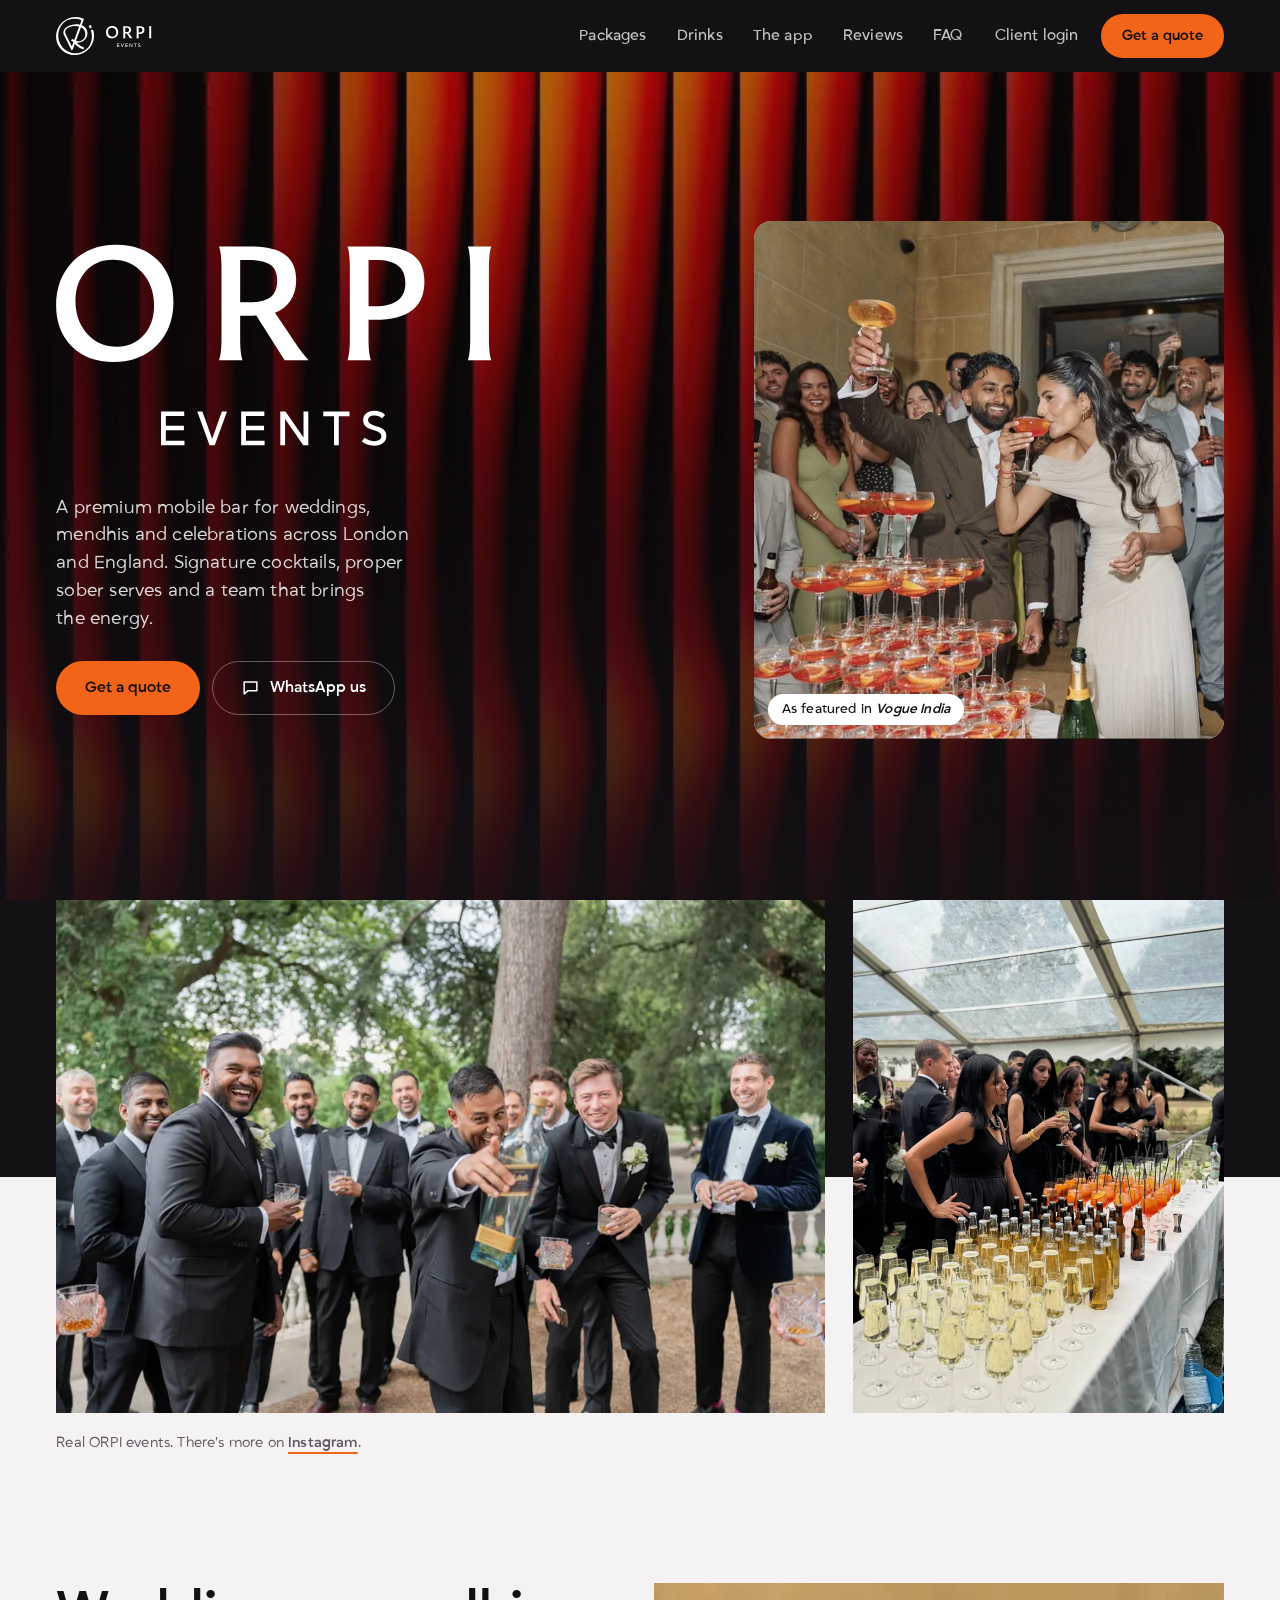
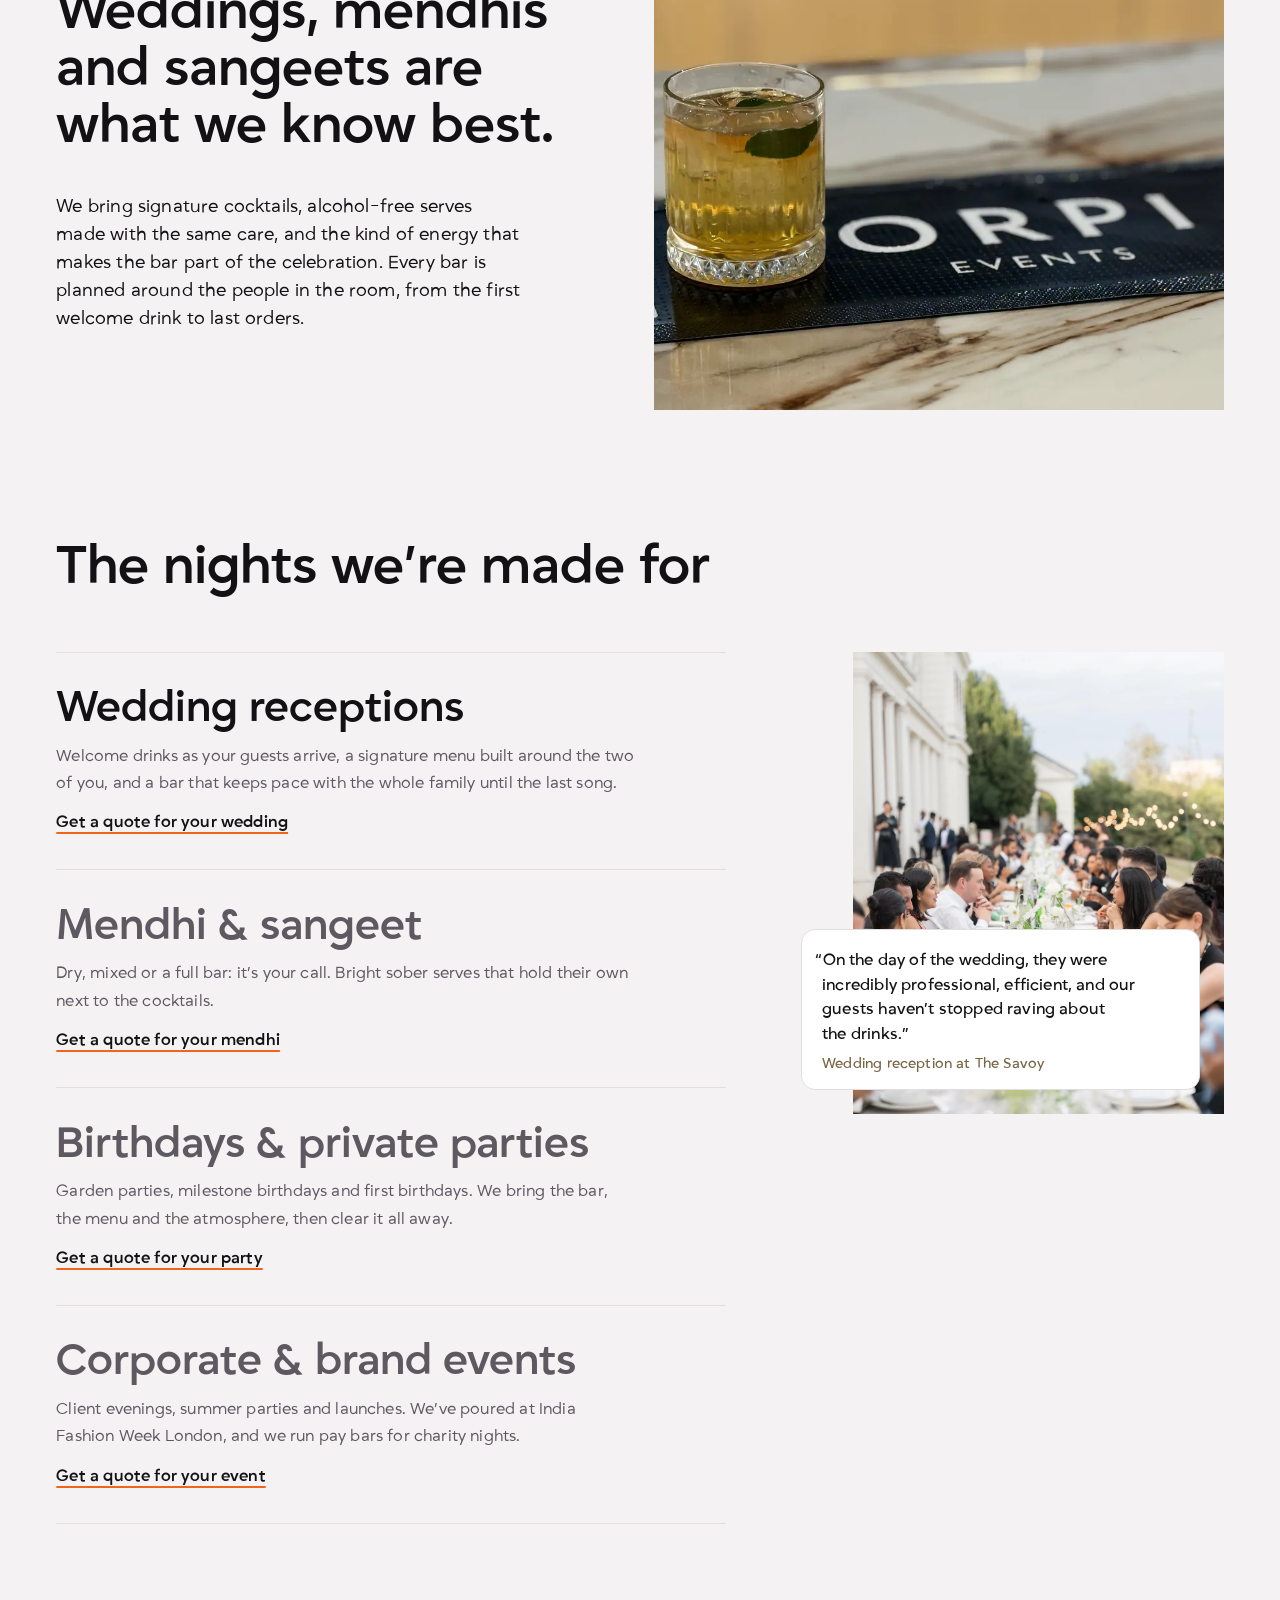
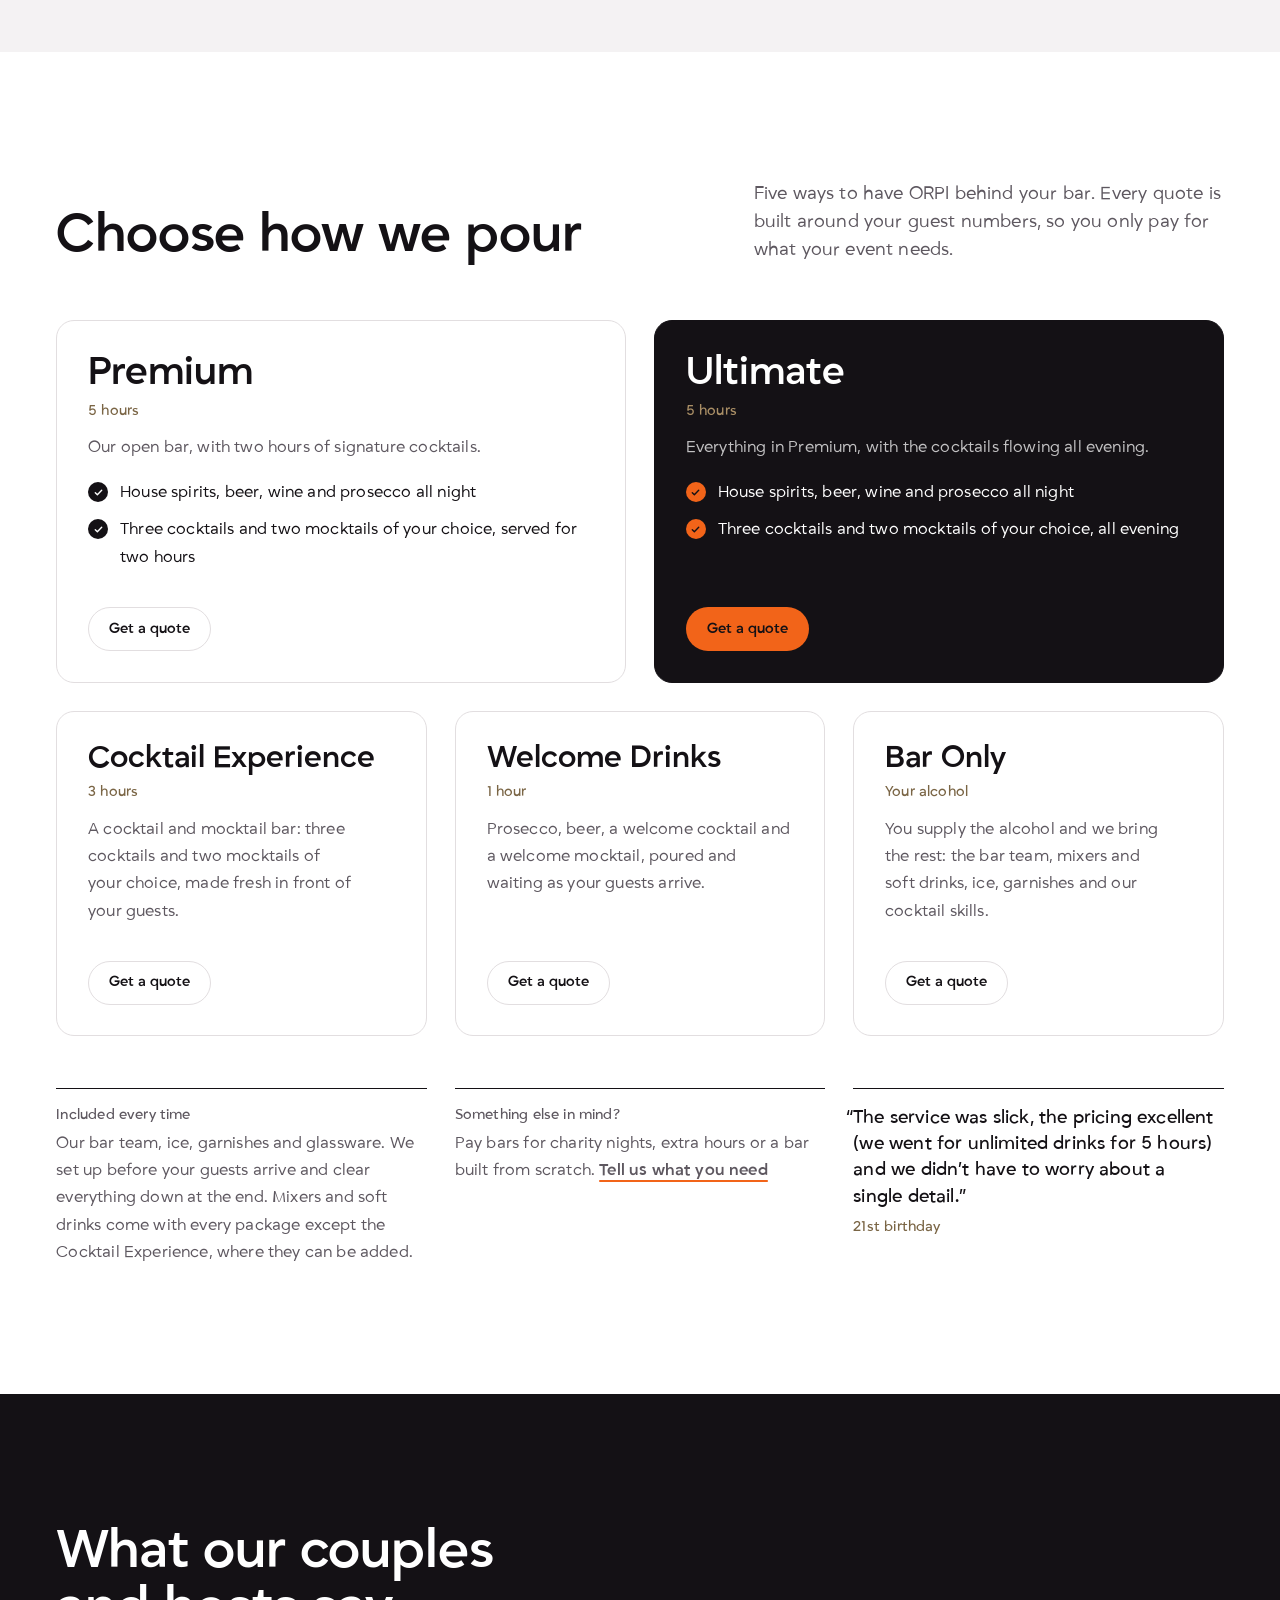
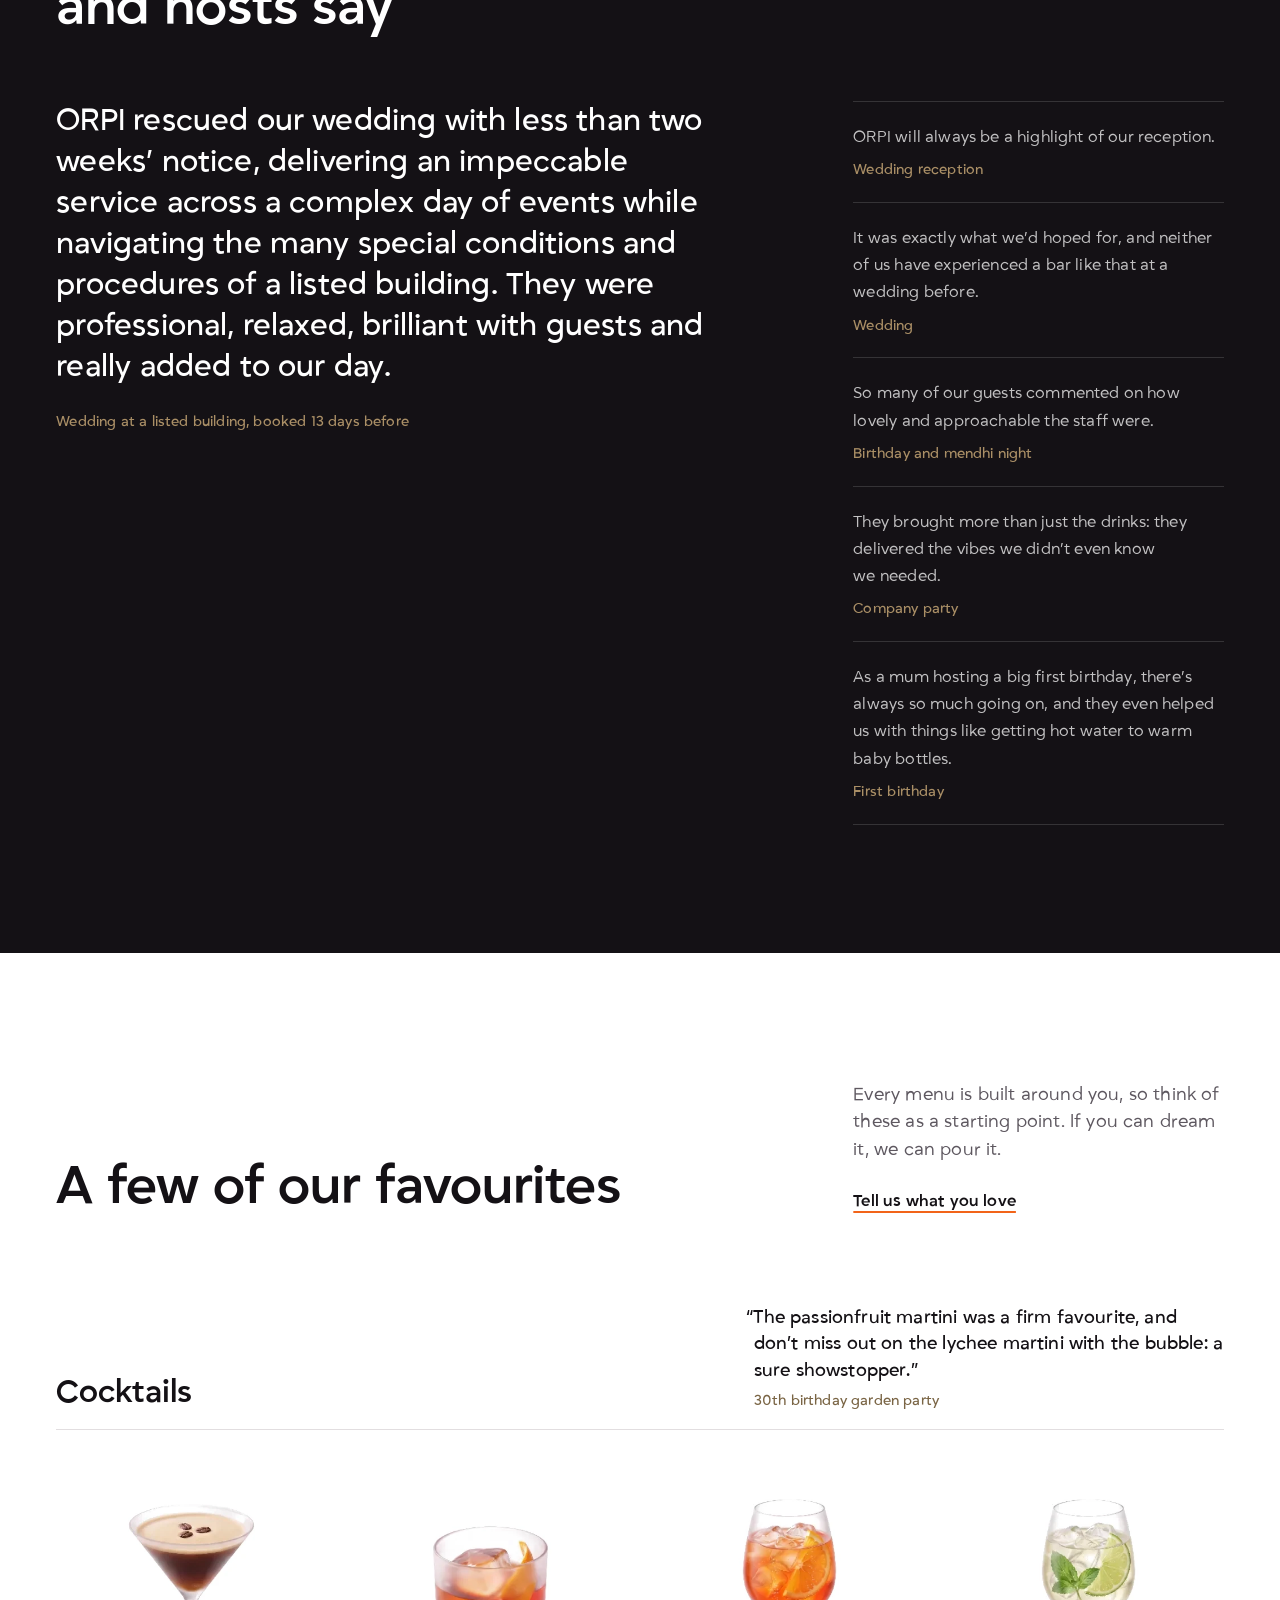
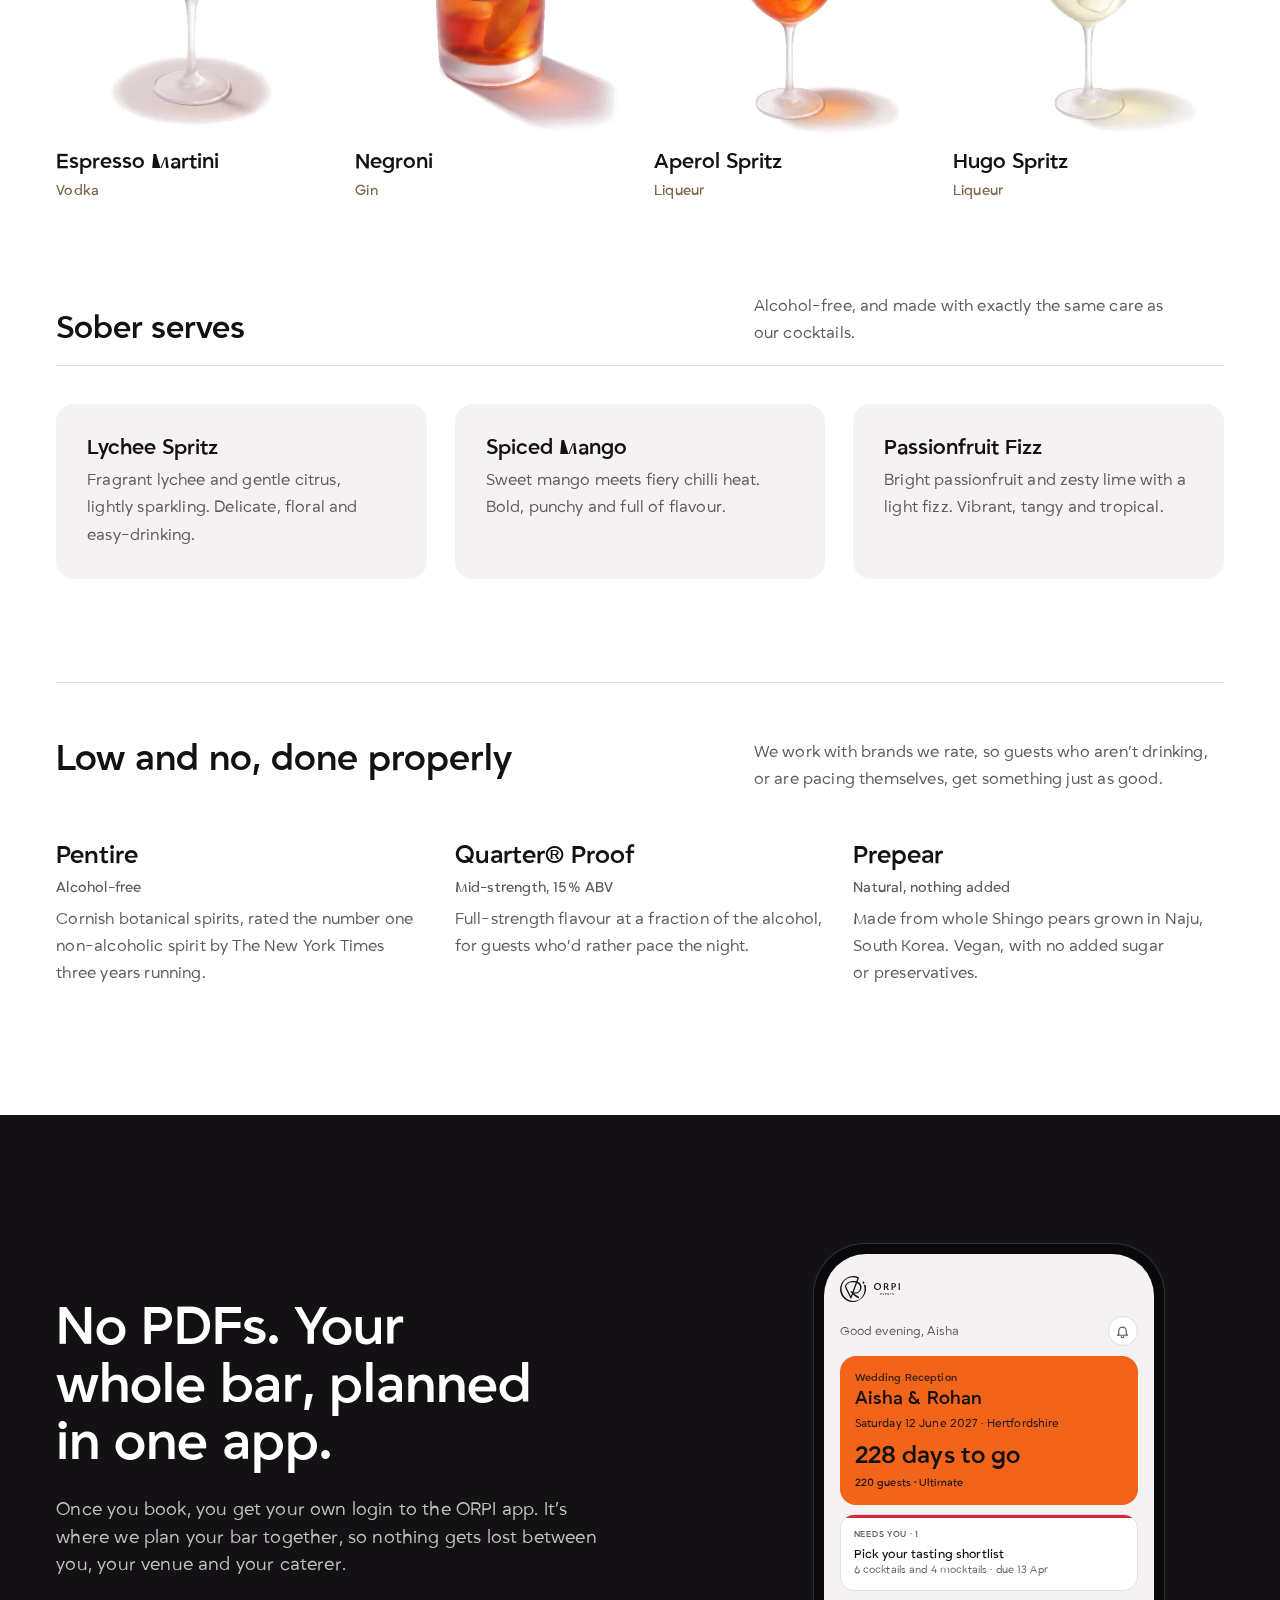
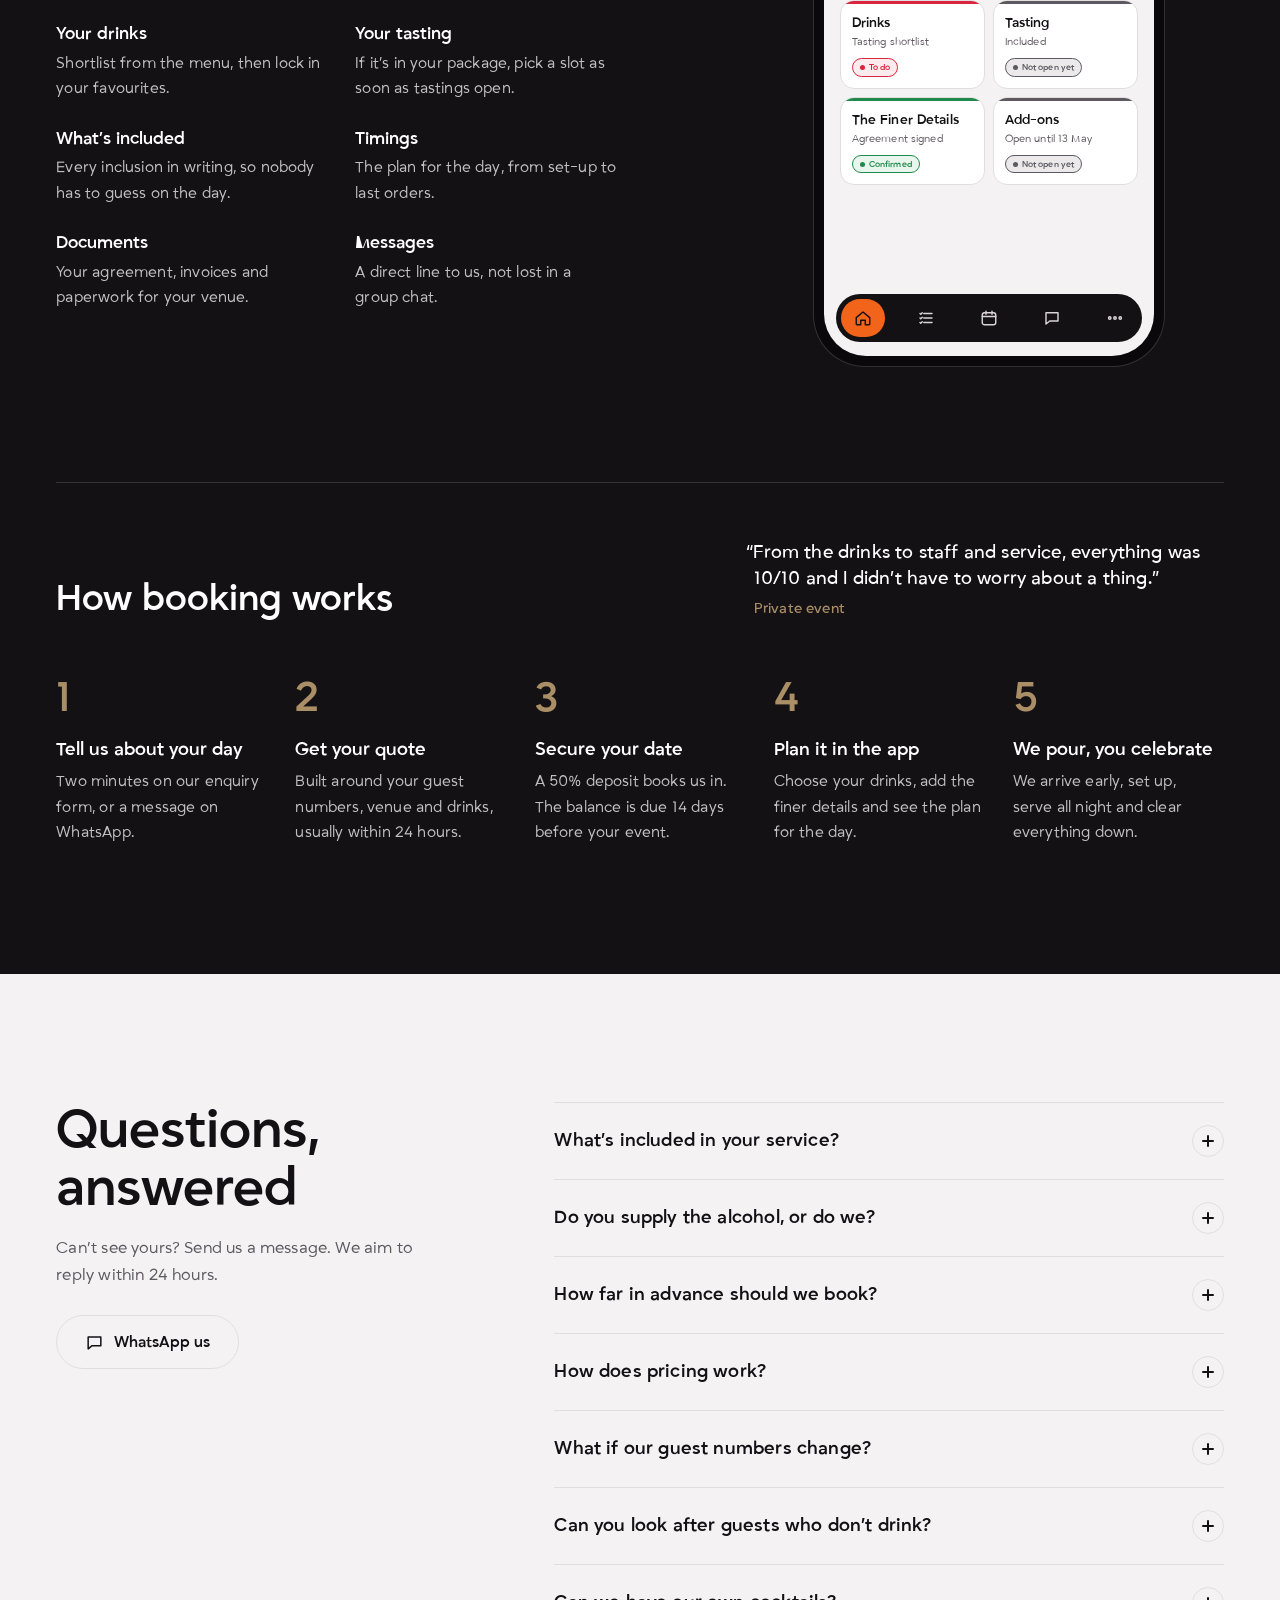
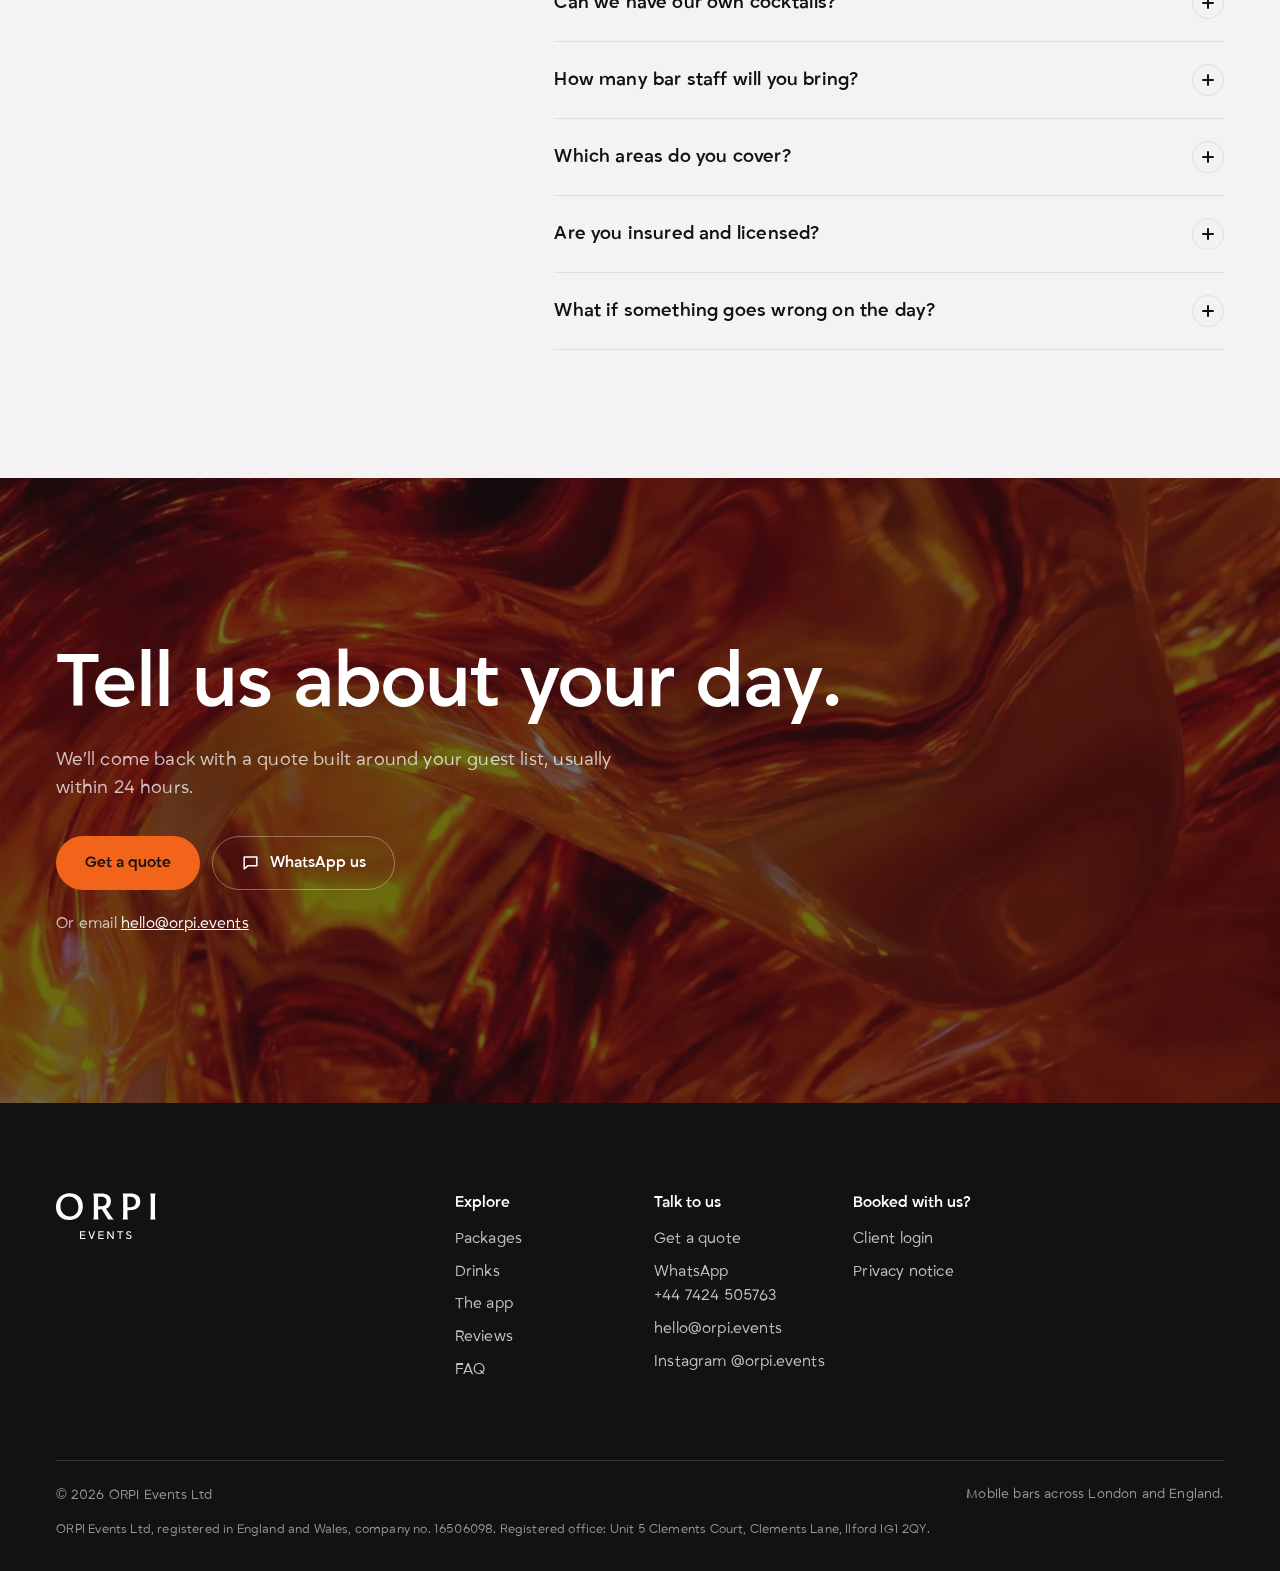
<file: index.html>
<!doctype html>
<html lang="en-GB">
<head>
<meta charset="utf-8">
<meta name="viewport" content="width=device-width, initial-scale=1, viewport-fit=cover">
<title>London mobile bar hire for weddings &amp; mendhis | ORPI Events</title>
<meta name="description" content="Premium mobile bar hire for South Asian weddings, mendhis, sangeets and parties across London and England. Signature cocktails and proper sober serves.">
<meta name="robots" content="index, follow">
<link rel="canonical" href="https://orpi.events/">
<meta name="theme-color" content="#141115">
<meta property="og:type" content="website">
<meta property="og:site_name" content="ORPI Events">
<meta property="og:title" content="ORPI Events | Premium mobile bar">
<meta property="og:description" content="Premium mobile bar hire for South Asian weddings, mendhis, sangeets and parties across London and England. Signature cocktails and proper sober serves.">
<meta property="og:url" content="https://orpi.events/">
<meta property="og:image" content="https://orpi.events/og.jpg">
<meta property="og:image:width" content="1200">
<meta property="og:image:height" content="630">
<meta property="og:locale" content="en_GB">
<meta name="twitter:card" content="summary_large_image">
<link rel="icon" href="/favicon.svg" type="image/svg+xml">
<link rel="icon" href="/favicon.ico" sizes="32x32">
<link rel="apple-touch-icon" href="/apple-touch-icon.png">
<link rel="manifest" href="/site.webmanifest">
<link rel="preload" href="/assets/fonts/Grift-SemiBold.woff" as="font" type="font/woff" crossorigin>
<link rel="preload" href="/assets/fonts/Grift-Regular.woff" as="font" type="font/woff" crossorigin>
<link rel="preload" href="/assets/brand/textures/fractual-glass.webp" as="image" type="image/webp">
<link rel="stylesheet" href="/assets/css/site.css?v=3764e093b6">
<script>document.documentElement.classList.add('js')</script>
<script type="application/ld+json">{"@context": "https://schema.org", "@type": "LocalBusiness", "name": "ORPI Events", "legalName": "ORPI Events Ltd", "url": "https://orpi.events", "logo": "https://orpi.events/apple-touch-icon.png", "image": "https://orpi.events/og.jpg", "description": "Premium mobile bar for weddings, mendhis, sangeets, birthdays and corporate events across London and England.", "email": "hello@orpi.events", "telephone": "+447424505763", "foundingDate": "2025-07", "address": {"@type": "PostalAddress", "addressRegion": "London", "addressCountry": "GB"}, "areaServed": {"@type": "AdministrativeArea", "name": "England"}, "sameAs": ["https://www.instagram.com/orpi.events/"]}</script>
<script type="application/ld+json">{"@context": "https://schema.org", "@type": "FAQPage", "mainEntity": [{"@type": "Question", "name": "What’s included in your service?", "acceptedAnswer": {"@type": "Answer", "text": "Everything you need for a fully running bar: our team, the equipment and bar tools, glassware, ice, mixers and garnishes (or we work with what your venue provides). We set up before your guests arrive and clear everything down at the end of the night. A Cocktail Experience is your cocktails and mocktails, and soft drinks on the bar can be added. Your quote lists exactly what’s included, so there are no surprises."}}, {"@type": "Question", "name": "Do you supply the alcohol, or do we?", "acceptedAnswer": {"@type": "Answer", "text": "Either works. On Premium and Ultimate we source and supply all the alcohol. On Bar Only, you supply the alcohol and we bring everything else, and we’ll advise you on quantities. If you only need us for arrivals, there’s Welcome Drinks."}}, {"@type": "Question", "name": "How far in advance should we book?", "acceptedAnswer": {"@type": "Answer", "text": "Ideally at least a month before, so we can give your event the attention it deserves. If your date is sooner, get in touch anyway: we’ll do everything we can to make it work. Summer weekends go quickly, so earlier is always better."}}, {"@type": "Question", "name": "How does pricing work?", "acceptedAnswer": {"@type": "Answer", "text": "Every event is different, so we don’t have a fixed price list. We build your quote around your guest numbers, package, drinks and venue, usually within 24 hours of your enquiry. A 50% deposit secures your date, and the balance is due 14 days before your event."}}, {"@type": "Question", "name": "What if our guest numbers change?", "acceptedAnswer": {"@type": "Answer", "text": "Your quote is based on the guest numbers you give us when you book, and that becomes your minimum charge, so if final numbers come in lower the price stays the same. If numbers go up, we’ll agree the extra with you in writing. Please confirm final numbers at least 7 days before your event."}}, {"@type": "Question", "name": "Can you look after guests who don’t drink?", "acceptedAnswer": {"@type": "Answer", "text": "Absolutely, and we do it properly. Our sober serves are made with the same care as our cocktails, and we pour Pentire, the alcohol-free spirit The New York Times has rated number one three years running, plus Quarter® Proof mid-strength spirits at 15% ABV."}}, {"@type": "Question", "name": "Can we have our own cocktails?", "acceptedAnswer": {"@type": "Answer", "text": "Yes, and we love building them. Our menu is a starting point, not a limit. Bring us a favourite, a theme or a completely new idea and we’ll make it happen."}}, {"@type": "Question", "name": "How many bar staff will you bring?", "acceptedAnswer": {"@type": "Answer", "text": "It depends on your guest numbers, the timings and the service style. We staff every event so nobody waits long at the bar, and we confirm the team size when we put your package together."}}, {"@type": "Question", "name": "Which areas do you cover?", "acceptedAnswer": {"@type": "Answer", "text": "We’re based in London and cover events across England. Travel is built into your quote, so there are no surprise costs."}}, {"@type": "Question", "name": "Are you insured and licensed?", "acceptedAnswer": {"@type": "Answer", "text": "Yes. We carry £5m public liability insurance and our team holds personal licences. Most venues have a premises licence that covers the bar. If yours doesn’t, you may need a Temporary Event Notice, so tell us when you book and we’ll talk you through it.If your venue needs our insurance, licences or risk assessment, you can request them in your ORPI app."}}, {"@type": "Question", "name": "What if something goes wrong on the day?", "acceptedAnswer": {"@type": "Answer", "text": "We plan thoroughly, arrive early and always have a backup. One of our favourite reviews is from a couple whose original bar company put its price up two weeks before their wedding: we stepped in with 13 days to go, ran a tasting at their home within days, and served their signature cocktails all night."}}]}</script>
</head>
<body>
<a class="skip" href="#main">Skip to content</a>
<header class="nav">
  <div class="wrap nav-in">
    <a class="brand" href="/" aria-label="ORPI Events home"><svg class="mono" viewBox="7 8 411 411" fill="currentColor" aria-hidden="true"><path d="M387.78,127.43c5.89-5.02,6.26-16.08.81-24.7-5.45-8.62-14.64-11.54-20.54-6.52-5.89,5.02-6.26,16.08-.81,24.7,5.45,8.62,14.64,11.54,20.54,6.52Z"/><path d="M416.94,182.78c-1.08-7.78-2.52-15.36-4.44-22.83-3.3-12.83-18.8-17.84-28.99-9.42h0c14.32,37.93,15.36,80.21,5.19,119.19-7.85,30.12-22.97,57.84-44.59,80.23-44.79,46.38-112.23,61.41-173.68,44.71-37.29-10.13-70.74-31.99-95.28-61.76-28.92-35.07-44.29-79.12-43.75-124.66.43-36.02,10.06-71.21,29.31-101.55,19.28-30.39,47.25-54.47,81.07-67.69,45.86-17.93,96.89-16.18,141.42,3.47l-18,48.89c-27.31-6.06-54.97-5.13-81.92,1.43-17.98,4.18-34.75,10.09-50.81,19.05-20.81,11.61-41.7,30.3-44.94,54.81-1.48,11.24-.28,23.52,4.89,33.91l83.85,168.66,11.52-9.24,6.28-16.92,17.11-46.46c13.97,17.04,30.74,31.71,49.86,43.43,14.53,8.91,29.44,15.87,46.08,20.53l-.05-26.08c-29.08-9.8-55.22-27.14-76.45-49.18,43.89,3.09,87.68-16.08,106.89-57.59,16.93-36.58,11.96-80.48-17.66-108.77-10.12-9.59-21.81-16.67-34.83-21.89l24.39-67.11c-24.01-12.04-48.91-19.37-75.34-21.21C147.15,2.72,64.65,54.49,27.23,132.32,6.45,175.56,2.59,224.33,14.56,269.58c29.45,111.26,144.57,175.03,254.15,140.16,54.95-17.48,101.18-55.65,128.06-108.14,18.83-36.77,25.83-77.89,20.16-118.83ZM178.52,326.71l-52.48-104.96-11.17-22.66c-3.62-7.34-6.65-14.55-7.8-22.76-3.21-23.02,10.89-40.63,30.13-51.65,11.92-6.91,24.44-11.32,38-14.47,27.25-6.32,55.36-6.43,82.71,1.11l-53.97,146.65c-6.78-3.65-12.25-7.74-18.05-12.52l-18.34,15.3c9.02,7.28,18.43,12.88,29.08,17.39l-18.12,48.56ZM320.13,167.56c5.78,20.84,4.47,42.66-3.51,63.17-8.19,18.24-23.64,30.83-42.62,35.77-16.87,4.39-34.21,4.07-51.2-.93l54.15-146.74c20.29,9.4,36.84,26.66,43.18,48.72Z"/></svg><svg class="word" viewBox="7 117 411 190" fill="currentColor" aria-hidden="true"><path d="M64.66,214.02c10.37,0,18.79-3.66,25.26-10.98,6.47-7.32,9.7-16.49,9.7-27.5,0-12.61-3.66-23.04-10.98-31.27-7.32-8.23-16.7-12.35-28.14-12.35-10.48,0-18.95,3.64-25.42,10.91-6.47,7.27-9.7,16.52-9.7,27.75,0,12.51,3.66,22.88,10.98,31.11,7.32,8.23,16.76,12.35,28.31,12.35M61.29,228.46c-16.25,0-29.35-4.89-39.29-14.68-9.95-9.78-14.92-22.8-14.92-39.05s5.27-30.63,15.8-41.22c10.53-10.58,24.24-15.87,41.14-15.87s29.29,4.92,39.13,14.75c9.83,9.84,14.75,22.93,14.75,39.29s-5.21,30.45-15.64,40.98c-10.42,10.53-24.08,15.8-40.97,15.8"/><path d="M180.93,172h8.66c3.63,0,6.82-.24,9.54-.72,2.72-.48,5.45-1.36,8.18-2.65,2.73-1.28,4.84-3.37,6.33-6.25,1.5-2.88,2.25-6.46,2.25-10.74s-.72-7.59-2.16-10.26c-1.44-2.67-3.58-4.65-6.41-5.93-2.83-1.28-5.75-2.16-8.74-2.65-2.99-.48-6.58-.72-10.75-.72h-6.89v39.93ZM245.55,226.85h-22.61l-26.78-42.34c-4.92.22-8.34.32-10.26.32h-4.97v21.97c0,9.09.75,15.77,2.24,20.05h-22.29c1.6-4.17,2.41-10.85,2.41-20.05v-67.51c0-9.09-.8-15.72-2.41-19.89h30.79c28.12,0,42.18,10.37,42.18,31.11,0,8.23-1.9,15.02-5.69,20.37-3.8,5.35-8.58,9.04-14.35,11.07l18.6,27.58c4.49,6.74,8.87,12.51,13.15,17.32"/><path d="M308.26,175.69c19.14,0,28.71-7.32,28.71-21.97s-9.14-21.65-27.42-21.65h-7.38v43.62h6.1ZM311.79,119.4c13.79,0,24.43,2.57,31.91,7.7,7.48,5.13,11.23,13.63,11.23,25.5,0,23.95-15.45,35.92-46.35,35.92h-6.41v18.28c0,9.09.75,15.77,2.25,20.05h-22.13c1.49-4.28,2.24-10.96,2.24-20.05v-67.52c0-8.98-.75-15.61-2.24-19.89h29.51Z"/><path d="M395.98,226.85c1.49-4.28,2.24-10.96,2.24-20.05v-67.51c0-8.98-.75-15.61-2.24-19.89h22.13c-1.5,4.28-2.25,10.9-2.25,19.89v67.51c0,9.09.75,15.77,2.25,20.05h-22.13Z"/><path d="M128.33,307.07h-22.14v-31.8h21.89v4.25h-17.35v9.18h17.06v4.21h-17.06v9.91h17.59v4.25Z"/><path d="M140.41,275.27h4.83l9.18,25.62h.1l9.14-25.62h4.83l-11.6,31.8h-4.83l-11.65-31.8Z"/><path d="M204.02,307.07h-22.14v-31.8h21.89v4.25h-17.35v9.18h17.06v4.21h-17.06v9.91h17.59v4.25Z"/><path d="M218.81,275.27h4.88l17.06,24.41v-24.41h4.54v31.8h-4.78l-17.16-24.75v24.75h-4.54v-31.8Z"/><path d="M284.15,279.57h-10.05v27.5h-4.54v-27.5h-10.15v-4.3h24.75v4.3Z"/><path d="M314.8,281.79c-.32-.35-.73-.71-1.23-1.06-.5-.35-1.07-.67-1.72-.94-.64-.27-1.34-.49-2.08-.65-.74-.16-1.5-.24-2.27-.24-1.84,0-3.25.39-4.25,1.16-1,.77-1.5,1.84-1.5,3.19,0,.71.14,1.32.43,1.84.29.52.69.98,1.21,1.38.52.4,1.11.75,1.79,1.04s1.4.56,2.18.82c1.22.42,2.52.85,3.89,1.31,1.37.45,2.63,1.02,3.77,1.72,1.14.69,2.09,1.59,2.85,2.68.76,1.1,1.14,2.51,1.14,4.25,0,1.42-.27,2.7-.82,3.84-.55,1.14-1.33,2.12-2.34,2.92-1.01.81-2.22,1.43-3.6,1.86-1.39.43-2.93.65-4.64.65-1.42,0-2.76-.14-4.01-.41-1.26-.27-2.39-.63-3.41-1.06-1.02-.44-1.89-.9-2.63-1.4-.74-.5-1.32-.96-1.74-1.38l2.8-3.38c.29.29.72.62,1.28.99.56.37,1.23.73,2.01,1.06s1.64.63,2.61.87,2,.36,3.09.36c2.03,0,3.65-.42,4.86-1.26,1.21-.84,1.81-1.98,1.81-3.43,0-.8-.19-1.49-.56-2.05-.37-.56-.88-1.05-1.52-1.47-.64-.42-1.38-.79-2.2-1.11-.82-.32-1.7-.63-2.63-.92-1.19-.39-2.4-.8-3.62-1.23-1.23-.44-2.34-1-3.34-1.69-1-.69-1.81-1.56-2.44-2.61-.63-1.05-.94-2.34-.94-3.89,0-1.38.25-2.63.75-3.75.5-1.11,1.21-2.05,2.13-2.83.92-.77,2.03-1.37,3.34-1.79,1.31-.42,2.75-.63,4.33-.63,2.19,0,4.2.36,6.02,1.09,1.82.72,3.2,1.65,4.13,2.78l-2.9,3.38Z"/></svg></a>
    <nav class="nav-links" aria-label="Main"><a href="/#packages">Packages</a><a href="/#drinks">Drinks</a><a href="/#app">The app</a><a href="/#reviews">Reviews</a><a href="/#faq">FAQ</a></nav>
    <div class="nav-actions">
      <a class="nav-login" href="https://book.orpi.events/portal">Client login</a>
      <a class="btn btn-primary btn-sm" href="/enquire" data-nudge>Get a quote</a>
      <button class="nav-toggle" type="button" aria-expanded="false" aria-controls="mobile-menu" aria-label="Open menu">
        <svg class="open" viewBox="0 0 24 24" fill="none" stroke="currentColor" stroke-width="2" stroke-linecap="round" aria-hidden="true"><path d="M4 8h16M4 16h16"/></svg>
        <svg class="close" viewBox="0 0 24 24" fill="none" stroke="currentColor" stroke-width="2" stroke-linecap="round" aria-hidden="true"><path d="M6 6l12 12M18 6 6 18"/></svg>
      </button>
    </div>
  </div>
  <div class="mobile-menu" id="mobile-menu" hidden>
    <nav aria-label="Mobile"><a href="/" aria-current="page">Home</a><a href="/#packages">Packages</a><a href="/#drinks">Drinks</a><a href="/#app">The app</a><a href="/#reviews">Reviews</a><a href="/#faq">FAQ</a><a href="https://book.orpi.events/portal">Client login</a></nav>
    <div class="mm-foot">
      <a class="btn btn-primary" href="/enquire">Get a quote</a>
      <a class="btn btn-outline on-dark" href="https://wa.me/447424505763?text=Hi%20ORPI%2C%20I%E2%80%99d%20like%20to%20ask%20about%20a%20bar%20for%20my%20event."><svg viewBox="0 0 24 24" fill="none" stroke="currentColor" stroke-width="1.9" stroke-linecap="round" stroke-linejoin="round" aria-hidden="true"><path d="M4 5h16v11H9l-5 4z"/></svg>WhatsApp us</a>
      <p>Or email <a href="mailto:hello@orpi.events">hello@orpi.events</a></p>
    </div>
  </div>
</header>
<main id="main">
<section class="hero">
  <div class="hero-bg" aria-hidden="true"><i></i></div>
  <div class="wrap">
    <h1 class="hero-title"><svg class="hero-word" viewBox="7 117 411 190" fill="currentColor" aria-hidden="true"><path d="M64.66,214.02c10.37,0,18.79-3.66,25.26-10.98,6.47-7.32,9.7-16.49,9.7-27.5,0-12.61-3.66-23.04-10.98-31.27-7.32-8.23-16.7-12.35-28.14-12.35-10.48,0-18.95,3.64-25.42,10.91-6.47,7.27-9.7,16.52-9.7,27.75,0,12.51,3.66,22.88,10.98,31.11,7.32,8.23,16.76,12.35,28.31,12.35M61.29,228.46c-16.25,0-29.35-4.89-39.29-14.68-9.95-9.78-14.92-22.8-14.92-39.05s5.27-30.63,15.8-41.22c10.53-10.58,24.24-15.87,41.14-15.87s29.29,4.92,39.13,14.75c9.83,9.84,14.75,22.93,14.75,39.29s-5.21,30.45-15.64,40.98c-10.42,10.53-24.08,15.8-40.97,15.8"/><path d="M180.93,172h8.66c3.63,0,6.82-.24,9.54-.72,2.72-.48,5.45-1.36,8.18-2.65,2.73-1.28,4.84-3.37,6.33-6.25,1.5-2.88,2.25-6.46,2.25-10.74s-.72-7.59-2.16-10.26c-1.44-2.67-3.58-4.65-6.41-5.93-2.83-1.28-5.75-2.16-8.74-2.65-2.99-.48-6.58-.72-10.75-.72h-6.89v39.93ZM245.55,226.85h-22.61l-26.78-42.34c-4.92.22-8.34.32-10.26.32h-4.97v21.97c0,9.09.75,15.77,2.24,20.05h-22.29c1.6-4.17,2.41-10.85,2.41-20.05v-67.51c0-9.09-.8-15.72-2.41-19.89h30.79c28.12,0,42.18,10.37,42.18,31.11,0,8.23-1.9,15.02-5.69,20.37-3.8,5.35-8.58,9.04-14.35,11.07l18.6,27.58c4.49,6.74,8.87,12.51,13.15,17.32"/><path d="M308.26,175.69c19.14,0,28.71-7.32,28.71-21.97s-9.14-21.65-27.42-21.65h-7.38v43.62h6.1ZM311.79,119.4c13.79,0,24.43,2.57,31.91,7.7,7.48,5.13,11.23,13.63,11.23,25.5,0,23.95-15.45,35.92-46.35,35.92h-6.41v18.28c0,9.09.75,15.77,2.25,20.05h-22.13c1.49-4.28,2.24-10.96,2.24-20.05v-67.52c0-8.98-.75-15.61-2.24-19.89h29.51Z"/><path d="M395.98,226.85c1.49-4.28,2.24-10.96,2.24-20.05v-67.51c0-8.98-.75-15.61-2.24-19.89h22.13c-1.5,4.28-2.25,10.9-2.25,19.89v67.51c0,9.09.75,15.77,2.25,20.05h-22.13Z"/><path d="M128.33,307.07h-22.14v-31.8h21.89v4.25h-17.35v9.18h17.06v4.21h-17.06v9.91h17.59v4.25Z"/><path d="M140.41,275.27h4.83l9.18,25.62h.1l9.14-25.62h4.83l-11.6,31.8h-4.83l-11.65-31.8Z"/><path d="M204.02,307.07h-22.14v-31.8h21.89v4.25h-17.35v9.18h17.06v4.21h-17.06v9.91h17.59v4.25Z"/><path d="M218.81,275.27h4.88l17.06,24.41v-24.41h4.54v31.8h-4.78l-17.16-24.75v24.75h-4.54v-31.8Z"/><path d="M284.15,279.57h-10.05v27.5h-4.54v-27.5h-10.15v-4.3h24.75v4.3Z"/><path d="M314.8,281.79c-.32-.35-.73-.71-1.23-1.06-.5-.35-1.07-.67-1.72-.94-.64-.27-1.34-.49-2.08-.65-.74-.16-1.5-.24-2.27-.24-1.84,0-3.25.39-4.25,1.16-1,.77-1.5,1.84-1.5,3.19,0,.71.14,1.32.43,1.84.29.52.69.98,1.21,1.38.52.4,1.11.75,1.79,1.04s1.4.56,2.18.82c1.22.42,2.52.85,3.89,1.31,1.37.45,2.63,1.02,3.77,1.72,1.14.69,2.09,1.59,2.85,2.68.76,1.1,1.14,2.51,1.14,4.25,0,1.42-.27,2.7-.82,3.84-.55,1.14-1.33,2.12-2.34,2.92-1.01.81-2.22,1.43-3.6,1.86-1.39.43-2.93.65-4.64.65-1.42,0-2.76-.14-4.01-.41-1.26-.27-2.39-.63-3.41-1.06-1.02-.44-1.89-.9-2.63-1.4-.74-.5-1.32-.96-1.74-1.38l2.8-3.38c.29.29.72.62,1.28.99.56.37,1.23.73,2.01,1.06s1.64.63,2.61.87,2,.36,3.09.36c2.03,0,3.65-.42,4.86-1.26,1.21-.84,1.81-1.98,1.81-3.43,0-.8-.19-1.49-.56-2.05-.37-.56-.88-1.05-1.52-1.47-.64-.42-1.38-.79-2.2-1.11-.82-.32-1.7-.63-2.63-.92-1.19-.39-2.4-.8-3.62-1.23-1.23-.44-2.34-1-3.34-1.69-1-.69-1.81-1.56-2.44-2.61-.63-1.05-.94-2.34-.94-3.89,0-1.38.25-2.63.75-3.75.5-1.11,1.21-2.05,2.13-2.83.92-.77,2.03-1.37,3.34-1.79,1.31-.42,2.75-.63,4.33-.63,2.19,0,4.2.36,6.02,1.09,1.82.72,3.2,1.65,4.13,2.78l-2.9,3.38Z"/></svg><span class="sr-only">ORPI Events, a premium mobile bar for weddings, mendhis and celebrations</span></h1>
    <!-- A real ORPI night in the first screen (Ruds, 16 Nov 2026): the toast
         at the champagne tower, as featured in Vogue India. -->
    <figure class="hero-photo">
      <img src="/assets/img/vogue-toast-960.webp" srcset="/assets/img/vogue-toast-640.webp 640w, /assets/img/vogue-toast-960.webp 960w, /assets/img/vogue-toast-1206.webp 1206w" sizes="(max-width: 899px) 100vw, 42vw" width="1206" height="1329" alt="A bride and groom toast in front of an ORPI cocktail-glass tower of spritzes, raising their glasses as their guests cheer" fetchpriority="high" decoding="async">
      <figcaption class="hero-press">As featured in <em>Vogue India</em></figcaption>
    </figure>
    <div class="hero-foot">
      <div class="hero-copy">
        <p class="lead">A premium mobile bar for weddings, mendhis and celebrations across London and England. Signature cocktails, proper sober serves and a team that brings the energy.</p>
        <div class="actions">
          <a class="btn btn-primary" href="/enquire" data-nudge>Get a quote</a>
          <a class="btn btn-outline on-dark" href="https://wa.me/447424505763?text=Hi%20ORPI%2C%20I%E2%80%99d%20like%20to%20ask%20about%20a%20bar%20for%20my%20event."><svg viewBox="0 0 24 24" fill="none" stroke="currentColor" stroke-width="1.9" stroke-linecap="round" stroke-linejoin="round" aria-hidden="true"><path d="M4 5h16v11H9l-5 4z"/></svg>WhatsApp us</a>
        </div>
      </div>
    </div>
  </div>
</section>

<section class="photos" aria-label="ORPI at recent events">
  <div class="wrap">
    <div class="photos-grid">
      <figure class="wide">
        <img src="/assets/img/groomsmen-1600.webp" srcset="/assets/img/groomsmen-900.webp 900w, /assets/img/groomsmen-1600.webp 1600w, /assets/img/groomsmen-2200.webp 2200w" sizes="(max-width: 759px) 100vw, 64vw" width="1600" height="1067" alt="Groomsmen in black tie laughing, glasses in hand, as one points a bottle of Johnnie Walker Blue Label at the camera">
      </figure>
      <figure class="tall">
        <img src="/assets/img/champagne-1200.webp" srcset="/assets/img/champagne-700.webp 700w, /assets/img/champagne-900.webp 900w, /assets/img/champagne-1200.webp 1200w" sizes="(max-width: 759px) 100vw, 32vw" width="1200" height="1600" alt="Wedding guests at an ORPI bar in a marquee, with rows of prosecco, Aperol spritz and beer laid out on white linen" loading="lazy">
      </figure>
    </div>
    <p class="photos-note">Real ORPI events. There’s more on <a class="link" href="https://www.instagram.com/orpi.events/">Instagram</a>.</p>
  </div>
</section>

<section class="section intro">
  <div class="wrap grid">
    <h2 class="h2 intro-head">Weddings, mendhis and sangeets are what we know best.</h2>
    <figure class="intro-img">
      <img src="/assets/img/orpi-mat-1500.webp" srcset="/assets/img/orpi-mat-900.webp 900w, /assets/img/orpi-mat-1500.webp 1500w" sizes="(max-width: 899px) 100vw, 48vw" width="1500" height="1125" alt="An amber cocktail with fresh mint in a cut-glass tumbler, resting on an ORPI Events bar mat" loading="lazy">
    </figure>
    <div class="intro-body">
      <p class="lead">We bring signature cocktails, alcohol-free serves made with the same care, and the kind of energy that makes the bar part of the celebration. Every bar is planned around the people in the room, from the first welcome drink to last orders.</p>
    </div>
  </div>
</section>

<section class="section occasions" id="occasions" style="padding-top:0">
  <div class="wrap grid">
    <h2 class="h2 occ-head">The nights we’re made for</h2>
    <ul class="occ-list">
      <li class="occ on" data-img="0">
        <div class="occ-img"><img src="/assets/img/wedding-table-700.webp" width="700" height="1050" alt="" loading="lazy"></div>
        <h3>Wedding receptions</h3>
        <p>Welcome drinks as your guests arrive, a signature menu built around the two of you, and a bar that keeps pace with the whole family until the last song.</p>
        <figure class="occ-rv" data-review="savoy-wedding">
          <blockquote><p>On the day of the wedding, they were incredibly professional, efficient, and our guests haven’t stopped raving about the drinks.</p></blockquote>
          <figcaption class="label">Wedding reception at The Savoy</figcaption>
        </figure>
        <a class="link" href="/enquire?event=Wedding%20Reception">Get a quote for your wedding</a>
      </li>
      <li class="occ" data-img="1">
        <div class="occ-img"><img src="/assets/img/aperol-900.webp" width="900" height="600" alt="" loading="lazy"></div>
        <h3>Mendhi &amp; sangeet</h3>
        <p>Dry, mixed or a full bar: it’s your call. Bright sober serves that hold their own next to the cocktails.</p>
        <figure class="occ-rv" data-review="mendhi-night">
          <blockquote><p>We hired Orpi Events for my Mendhi night, and it was genuinely one of the best decisions we made for the celebration.</p></blockquote>
          <figcaption class="label">Mendhi night</figcaption>
        </figure>
        <a class="link" href="/enquire?event=Mendhi%2FSangeet">Get a quote for your mendhi</a>
      </li>
      <li class="occ" data-img="2">
        <div class="occ-img"><img src="/assets/img/espresso-700.webp" width="700" height="1050" alt="" loading="lazy"></div>
        <h3>Birthdays &amp; private parties</h3>
        <p>Garden parties, milestone birthdays and first birthdays. We bring the bar, the menu and the atmosphere, then clear it all away.</p>
        <figure class="occ-rv" data-review="30th-garden-party">
          <blockquote><p>The energy the team brought made the event one that our family and friends won’t forget.</p></blockquote>
          <figcaption class="label">30th birthday garden party</figcaption>
        </figure>
        <a class="link" href="/enquire?event=Birthday">Get a quote for your party</a>
      </li>
      <li class="occ" data-img="3">
        <div class="occ-img"><img src="/assets/img/fashion-week-700.webp" width="700" height="933" alt="" loading="lazy"></div>
        <h3>Corporate &amp; brand events</h3>
        <p>Client evenings, summer parties and launches. We’ve poured at India Fashion Week London, and we run pay bars for charity nights.</p>
        <figure class="occ-rv" data-review="company-party">
          <blockquote><p>They turned up big time and were my favourite supplier to work with.</p></blockquote>
          <figcaption class="label">Company party</figcaption>
        </figure>
        <a class="link" href="/enquire?event=Corporate">Get a quote for your event</a>
      </li>
    </ul>
    <!-- On a computer the photo and the review follow the row you're on;
         site.js copies each row's review into .occ-rvs. -->
    <div class="occ-side" aria-hidden="true">
      <div class="occ-media">
        <img class="on" src="/assets/img/wedding-table-1200.webp" width="1200" height="1800" alt="" loading="lazy">
        <img src="/assets/img/aperol-1600.webp" width="1600" height="1067" alt="" loading="lazy">
        <img src="/assets/img/espresso-1200.webp" width="1200" height="1800" alt="" loading="lazy">
        <img src="/assets/img/fashion-week-1200.webp" width="1200" height="1600" alt="" loading="lazy">
      </div>
      <div class="occ-rvs"></div>
    </div>
  </div>
</section>

<section class="section snow packages" id="packages">
  <div class="wrap">
    <div class="pk-head">
      <h2 class="h2">Choose how we pour</h2>
      <p class="lead">Five ways to have ORPI behind your bar. Every quote is built around your guest numbers, so you only pay for what your event needs.</p>
    </div>
    <div class="pk-grid">
      <article class="pk big">
        <div class="pk-top"><h3>Premium</h3><span class="label">5 hours</span></div>
        <p>Our open bar, with two hours of signature cocktails.</p>
        <ul class="pk-points">
          <li>House spirits, beer, wine and prosecco all night</li>
          <li>Three cocktails and two mocktails of your choice, served for two hours</li>
        </ul>
        <div class="pk-spacer"></div>
        <a class="btn btn-outline btn-sm" href="/enquire?package=Premium" data-nudge>Get a quote</a>
      </article>
      <article class="pk big feature">
        <div class="pk-top"><h3>Ultimate</h3><span class="label">5 hours</span></div>
        <p>Everything in Premium, with the cocktails flowing all evening.</p>
        <ul class="pk-points">
          <li>House spirits, beer, wine and prosecco all night</li>
          <li>Three cocktails and two mocktails of your choice, all evening</li>
        </ul>
        <div class="pk-spacer"></div>
        <a class="btn btn-primary btn-sm" href="/enquire?package=Ultimate" data-nudge>Get a quote</a>
      </article>
      <article class="pk">
        <div class="pk-top"><h3>Cocktail Experience</h3><span class="label">3 hours</span></div>
        <p>A cocktail and mocktail bar: three cocktails and two mocktails of your choice, made fresh in front of your guests.</p>
        <div class="pk-spacer"></div>
        <a class="btn btn-outline btn-sm" href="/enquire?package=Cocktail%20Experience" data-nudge>Get a quote</a>
      </article>
      <article class="pk">
        <div class="pk-top"><h3>Welcome Drinks</h3><span class="label">1 hour</span></div>
        <p>Prosecco, beer, a welcome cocktail and a welcome mocktail, poured and waiting as your guests arrive.</p>
        <div class="pk-spacer"></div>
        <a class="btn btn-outline btn-sm" href="/enquire?package=Welcome%20Drinks" data-nudge>Get a quote</a>
      </article>
      <article class="pk">
        <div class="pk-top"><h3>Bar Only</h3><span class="label">Your alcohol</span></div>
        <p>You supply the alcohol and we bring the rest: the bar team, mixers and soft drinks, ice, garnishes and our cocktail skills.</p>
        <div class="pk-spacer"></div>
        <a class="btn btn-outline btn-sm" href="/enquire?package=Bar%20Only" data-nudge>Get a quote</a>
      </article>
    </div>
    <div class="pk-notes">
      <div><p class="label">Included every time</p><p>Our bar team, ice, garnishes and glassware. We set up before your guests arrive and clear everything down at the end. Mixers and soft drinks come with every package except the Cocktail Experience, where they can be added.</p></div>
      <div><p class="label">Something else in mind?</p><p>Pay bars for charity nights, extra hours or a bar built from scratch. <a class="link" href="/enquire?package=Custom">Tell us what you need</a></p></div>
      <figure class="rv-inline" data-review="21st-birthday">
        <blockquote><p>The service was slick, the pricing excellent (we went for unlimited drinks for 5 hours) and we didn’t have to worry about a single detail.</p></blockquote>
        <figcaption class="label">21st birthday</figcaption>
      </figure>
    </div>
  </div>
</section>

<section class="section dark reviews" id="reviews">
  <div class="wrap grid">
    <h2 class="h2 rv-head">What our couples and hosts say</h2>
    <figure class="rv-main" data-review="listed-building-wedding">
      <blockquote><p>ORPI rescued our wedding with less than two weeks’ notice, delivering an impeccable service across a complex day of events while navigating the many special conditions and procedures of a listed building. They were professional, relaxed, brilliant with guests and really added to our day.</p></blockquote>
      <figcaption class="label">Wedding at a listed building, booked 13 days before</figcaption>
    </figure>
    <div class="rv-side">
      <figure data-review="wedding-reception">
        <blockquote><p>ORPI will always be a highlight of our reception.</p></blockquote>
        <figcaption class="label">Wedding reception</figcaption>
      </figure>
      <figure data-review="wedding-23rd">
        <blockquote><p>It was exactly what we’d hoped for, and neither of us have experienced a bar like that at a wedding before.</p></blockquote>
        <figcaption class="label">Wedding</figcaption>
      </figure>
      <figure data-review="birthday-and-mendhi">
        <blockquote><p>So many of our guests commented on how lovely and approachable the staff were.</p></blockquote>
        <figcaption class="label">Birthday and mendhi night</figcaption>
      </figure>
      <figure data-review="company-party">
        <blockquote><p>They brought more than just the drinks: they delivered the vibes we didn’t even know we needed.</p></blockquote>
        <figcaption class="label">Company party</figcaption>
      </figure>
      <figure data-review="first-birthday">
        <blockquote><p>As a mum hosting a big first birthday, there’s always so much going on, and they even helped us with things like getting hot water to warm baby bottles.</p></blockquote>
        <figcaption class="label">First birthday</figcaption>
      </figure>
    </div>
  </div>
</section>

<section class="section snow drinks" id="drinks" data-api="https://book.orpi.events">
  <div class="wrap">
    <div class="dr-head">
      <h2 class="h2">A few of our favourites</h2>
      <div class="dr-copy">
        <p class="lead">Every menu is built around you, so think of these as a starting point. If you can dream it, we can pour it.</p>
        <a class="link" href="/enquire">Tell us what you love</a>
      </div>
    </div>

    <!-- drinks.js swaps these for a random few from the Drinks Library (via
         the booking app). If that can't be reached, these stay. -->
    <div class="fav-group">
      <div class="fav-head">
        <h3>Cocktails</h3>
        <figure class="rv-inline" data-review="30th-garden-party">
          <blockquote><p>The passionfruit martini was a firm favourite, and don’t miss out on the lychee martini with the bubble: a sure showstopper.</p></blockquote>
          <figcaption class="label">30th birthday garden party</figcaption>
        </figure>
      </div>
      <ul class="favs" id="favs-cocktail">
        <li class="fav"><img src="/assets/brand/illustrations/espresso-martini.webp" width="480" height="480" alt="" loading="lazy"><h4>Espresso Martini</h4><p class="fav-base">Vodka</p></li>
        <li class="fav"><img src="/assets/brand/illustrations/negroni.webp" width="480" height="480" alt="" loading="lazy"><h4>Negroni</h4><p class="fav-base">Gin</p></li>
        <li class="fav"><img src="/assets/brand/illustrations/aperol-spritz.webp" width="480" height="480" alt="" loading="lazy"><h4>Aperol Spritz</h4><p class="fav-base">Liqueur</p></li>
        <li class="fav"><img src="/assets/brand/illustrations/hugo-spritz.webp" width="480" height="480" alt="" loading="lazy"><h4>Hugo Spritz</h4><p class="fav-base">Liqueur</p></li>
      </ul>
    </div>

    <div class="fav-group">
      <div class="fav-head"><h3>Sober serves</h3><p>Alcohol-free, and made with exactly the same care as our cocktails.</p></div>
      <ul class="favs favs-text" id="favs-sober">
        <li class="fav"><h4>Lychee Spritz</h4><p>Fragrant lychee and gentle citrus, lightly sparkling. Delicate, floral and easy-drinking.</p></li>
        <li class="fav"><h4>Spiced Mango</h4><p>Sweet mango meets fiery chilli heat. Bold, punchy and full of flavour.</p></li>
        <li class="fav"><h4>Passionfruit Fizz</h4><p>Bright passionfruit and zesty lime with a light fizz. Vibrant, tangy and tropical.</p></li>
      </ul>
    </div>

    <div class="fav-more" id="fav-more" hidden>
      <button class="btn btn-outline" type="button" id="fav-shuffle">Shuffle the drinks</button>
    </div>

    <div class="partners">
      <div class="partners-head">
        <h3>Low and no, done properly</h3>
        <p>We work with brands we rate, so guests who aren’t drinking, or are pacing themselves, get something just as good.</p>
      </div>
      <ul class="partner-list">
        <li><h4>Pentire</h4><p class="label">Alcohol-free</p><p>Cornish botanical spirits, rated the number one non-alcoholic spirit by The New York Times three years running.</p></li>
        <li><h4>Quarter® Proof</h4><p class="label">Mid-strength, 15% ABV</p><p>Full-strength flavour at a fraction of the alcohol, for guests who’d rather pace the night.</p></li>
        <li><h4>Prepear</h4><p class="label">Natural, nothing added</p><p>Made from whole Shingo pears grown in Naju, South Korea. Vegan, with no added sugar or preservatives.</p></li>
      </ul>
    </div>
  </div>
</section>

<section class="section dark app" id="app">
  <div class="wrap">
    <div class="grid app-grid">
      <div class="app-copy">
        <h2 class="h2">No PDFs. Your whole bar, planned in one app.</h2>
        <p class="lead">Once you book, you get your own login to the ORPI app. It’s where we plan your bar together, so nothing gets lost between you, your venue and your caterer.</p>
        <div class="app-feats">
          <div><h3>Your drinks</h3><p>Shortlist from the menu, then lock in your favourites.</p></div>
          <div><h3>Your tasting</h3><p>If it’s in your package, pick a slot as soon as tastings open.</p></div>
          <div><h3>What’s included</h3><p>Every inclusion in writing, so nobody has to guess on the day.</p></div>
          <div><h3>Timings</h3><p>The plan for the day, from set-up to last orders.</p></div>
          <div><h3>Documents</h3><p>Your agreement, invoices and paperwork for your venue.</p></div>
          <div><h3>Messages</h3><p>A direct line to us, not lost in a group chat.</p></div>
        </div>
      </div>
      <div class="app-phone">
        <div class="phone" role="img" aria-label="The ORPI app on a phone, showing a wedding countdown, the next thing to do and tiles for drinks, tasting, documents and add-ons">
          <div class="phone-screen" aria-hidden="true">
            <div class="ph-head"><svg class="mono" viewBox="7 8 411 411" fill="currentColor" aria-hidden="true"><path d="M387.78,127.43c5.89-5.02,6.26-16.08.81-24.7-5.45-8.62-14.64-11.54-20.54-6.52-5.89,5.02-6.26,16.08-.81,24.7,5.45,8.62,14.64,11.54,20.54,6.52Z"/><path d="M416.94,182.78c-1.08-7.78-2.52-15.36-4.44-22.83-3.3-12.83-18.8-17.84-28.99-9.42h0c14.32,37.93,15.36,80.21,5.19,119.19-7.85,30.12-22.97,57.84-44.59,80.23-44.79,46.38-112.23,61.41-173.68,44.71-37.29-10.13-70.74-31.99-95.28-61.76-28.92-35.07-44.29-79.12-43.75-124.66.43-36.02,10.06-71.21,29.31-101.55,19.28-30.39,47.25-54.47,81.07-67.69,45.86-17.93,96.89-16.18,141.42,3.47l-18,48.89c-27.31-6.06-54.97-5.13-81.92,1.43-17.98,4.18-34.75,10.09-50.81,19.05-20.81,11.61-41.7,30.3-44.94,54.81-1.48,11.24-.28,23.52,4.89,33.91l83.85,168.66,11.52-9.24,6.28-16.92,17.11-46.46c13.97,17.04,30.74,31.71,49.86,43.43,14.53,8.91,29.44,15.87,46.08,20.53l-.05-26.08c-29.08-9.8-55.22-27.14-76.45-49.18,43.89,3.09,87.68-16.08,106.89-57.59,16.93-36.58,11.96-80.48-17.66-108.77-10.12-9.59-21.81-16.67-34.83-21.89l24.39-67.11c-24.01-12.04-48.91-19.37-75.34-21.21C147.15,2.72,64.65,54.49,27.23,132.32,6.45,175.56,2.59,224.33,14.56,269.58c29.45,111.26,144.57,175.03,254.15,140.16,54.95-17.48,101.18-55.65,128.06-108.14,18.83-36.77,25.83-77.89,20.16-118.83ZM178.52,326.71l-52.48-104.96-11.17-22.66c-3.62-7.34-6.65-14.55-7.8-22.76-3.21-23.02,10.89-40.63,30.13-51.65,11.92-6.91,24.44-11.32,38-14.47,27.25-6.32,55.36-6.43,82.71,1.11l-53.97,146.65c-6.78-3.65-12.25-7.74-18.05-12.52l-18.34,15.3c9.02,7.28,18.43,12.88,29.08,17.39l-18.12,48.56ZM320.13,167.56c5.78,20.84,4.47,42.66-3.51,63.17-8.19,18.24-23.64,30.83-42.62,35.77-16.87,4.39-34.21,4.07-51.2-.93l54.15-146.74c20.29,9.4,36.84,26.66,43.18,48.72Z"/></svg><svg class="word" viewBox="7 117 411 190" fill="currentColor" aria-hidden="true"><path d="M64.66,214.02c10.37,0,18.79-3.66,25.26-10.98,6.47-7.32,9.7-16.49,9.7-27.5,0-12.61-3.66-23.04-10.98-31.27-7.32-8.23-16.7-12.35-28.14-12.35-10.48,0-18.95,3.64-25.42,10.91-6.47,7.27-9.7,16.52-9.7,27.75,0,12.51,3.66,22.88,10.98,31.11,7.32,8.23,16.76,12.35,28.31,12.35M61.29,228.46c-16.25,0-29.35-4.89-39.29-14.68-9.95-9.78-14.92-22.8-14.92-39.05s5.27-30.63,15.8-41.22c10.53-10.58,24.24-15.87,41.14-15.87s29.29,4.92,39.13,14.75c9.83,9.84,14.75,22.93,14.75,39.29s-5.21,30.45-15.64,40.98c-10.42,10.53-24.08,15.8-40.97,15.8"/><path d="M180.93,172h8.66c3.63,0,6.82-.24,9.54-.72,2.72-.48,5.45-1.36,8.18-2.65,2.73-1.28,4.84-3.37,6.33-6.25,1.5-2.88,2.25-6.46,2.25-10.74s-.72-7.59-2.16-10.26c-1.44-2.67-3.58-4.65-6.41-5.93-2.83-1.28-5.75-2.16-8.74-2.65-2.99-.48-6.58-.72-10.75-.72h-6.89v39.93ZM245.55,226.85h-22.61l-26.78-42.34c-4.92.22-8.34.32-10.26.32h-4.97v21.97c0,9.09.75,15.77,2.24,20.05h-22.29c1.6-4.17,2.41-10.85,2.41-20.05v-67.51c0-9.09-.8-15.72-2.41-19.89h30.79c28.12,0,42.18,10.37,42.18,31.11,0,8.23-1.9,15.02-5.69,20.37-3.8,5.35-8.58,9.04-14.35,11.07l18.6,27.58c4.49,6.74,8.87,12.51,13.15,17.32"/><path d="M308.26,175.69c19.14,0,28.71-7.32,28.71-21.97s-9.14-21.65-27.42-21.65h-7.38v43.62h6.1ZM311.79,119.4c13.79,0,24.43,2.57,31.91,7.7,7.48,5.13,11.23,13.63,11.23,25.5,0,23.95-15.45,35.92-46.35,35.92h-6.41v18.28c0,9.09.75,15.77,2.25,20.05h-22.13c1.49-4.28,2.24-10.96,2.24-20.05v-67.52c0-8.98-.75-15.61-2.24-19.89h29.51Z"/><path d="M395.98,226.85c1.49-4.28,2.24-10.96,2.24-20.05v-67.51c0-8.98-.75-15.61-2.24-19.89h22.13c-1.5,4.28-2.25,10.9-2.25,19.89v67.51c0,9.09.75,15.77,2.25,20.05h-22.13Z"/><path d="M128.33,307.07h-22.14v-31.8h21.89v4.25h-17.35v9.18h17.06v4.21h-17.06v9.91h17.59v4.25Z"/><path d="M140.41,275.27h4.83l9.18,25.62h.1l9.14-25.62h4.83l-11.6,31.8h-4.83l-11.65-31.8Z"/><path d="M204.02,307.07h-22.14v-31.8h21.89v4.25h-17.35v9.18h17.06v4.21h-17.06v9.91h17.59v4.25Z"/><path d="M218.81,275.27h4.88l17.06,24.41v-24.41h4.54v31.8h-4.78l-17.16-24.75v24.75h-4.54v-31.8Z"/><path d="M284.15,279.57h-10.05v27.5h-4.54v-27.5h-10.15v-4.3h24.75v4.3Z"/><path d="M314.8,281.79c-.32-.35-.73-.71-1.23-1.06-.5-.35-1.07-.67-1.72-.94-.64-.27-1.34-.49-2.08-.65-.74-.16-1.5-.24-2.27-.24-1.84,0-3.25.39-4.25,1.16-1,.77-1.5,1.84-1.5,3.19,0,.71.14,1.32.43,1.84.29.52.69.98,1.21,1.38.52.4,1.11.75,1.79,1.04s1.4.56,2.18.82c1.22.42,2.52.85,3.89,1.31,1.37.45,2.63,1.02,3.77,1.72,1.14.69,2.09,1.59,2.85,2.68.76,1.1,1.14,2.51,1.14,4.25,0,1.42-.27,2.7-.82,3.84-.55,1.14-1.33,2.12-2.34,2.92-1.01.81-2.22,1.43-3.6,1.86-1.39.43-2.93.65-4.64.65-1.42,0-2.76-.14-4.01-.41-1.26-.27-2.39-.63-3.41-1.06-1.02-.44-1.89-.9-2.63-1.4-.74-.5-1.32-.96-1.74-1.38l2.8-3.38c.29.29.72.62,1.28.99.56.37,1.23.73,2.01,1.06s1.64.63,2.61.87,2,.36,3.09.36c2.03,0,3.65-.42,4.86-1.26,1.21-.84,1.81-1.98,1.81-3.43,0-.8-.19-1.49-.56-2.05-.37-.56-.88-1.05-1.52-1.47-.64-.42-1.38-.79-2.2-1.11-.82-.32-1.7-.63-2.63-.92-1.19-.39-2.4-.8-3.62-1.23-1.23-.44-2.34-1-3.34-1.69-1-.69-1.81-1.56-2.44-2.61-.63-1.05-.94-2.34-.94-3.89,0-1.38.25-2.63.75-3.75.5-1.11,1.21-2.05,2.13-2.83.92-.77,2.03-1.37,3.34-1.79,1.31-.42,2.75-.63,4.33-.63,2.19,0,4.2.36,6.02,1.09,1.82.72,3.2,1.65,4.13,2.78l-2.9,3.38Z"/></svg></div>
            <div class="ph-greet"><span>Good evening, Aisha</span><span class="ph-bell"><svg viewBox="0 0 24 24" fill="none" stroke="currentColor" stroke-width="1.9" stroke-linecap="round" stroke-linejoin="round"><path d="M6 16V11a6 6 0 1 1 12 0v5l2 2H4zM10 20a2 2 0 0 0 4 0"/></svg></span></div>
            <div class="ph-event">
              <div class="t">Wedding Reception</div>
              <div class="n">Aisha &amp; Rohan</div>
              <div class="d">Saturday 12 June 2027 · Hertfordshire</div>
              <div class="c">228 days to go</div>
              <div class="m">220 guests · Ultimate</div>
            </div>
            <div class="ph-card"><span class="strip"></span><div class="ph-label">Needs you · 1</div><div class="ti">Pick your tasting shortlist</div><div class="su">6 cocktails and 4 mocktails · due 13 Apr</div></div>
            <div class="ph-tiles">
              <div class="ph-tile"><span class="strip" style="background:#D7263D"></span><div class="ti">Drinks</div><div class="su">Tasting shortlist</div><span class="ph-pill todo">To do</span></div>
              <div class="ph-tile"><span class="strip" style="background:#5E5860"></span><div class="ti">Tasting</div><div class="su">Included</div><span class="ph-pill later">Not open yet</span></div>
              <div class="ph-tile"><span class="strip" style="background:#1F8A4C"></span><div class="ti">The Finer Details</div><div class="su">Agreement signed</div><span class="ph-pill done">Confirmed</span></div>
              <div class="ph-tile"><span class="strip" style="background:#5E5860"></span><div class="ti">Add-ons</div><div class="su">Open until 13 May</div><span class="ph-pill later">Not open yet</span></div>
            </div>
            <div class="ph-bar">
              <span class="on"><svg viewBox="0 0 24 24" fill="none" stroke="currentColor" stroke-width="1.9" stroke-linecap="round" stroke-linejoin="round"><path d="M3 11.5 12 4l9 7.5V20a1 1 0 0 1-1 1h-5v-6H9v6H4a1 1 0 0 1-1-1z"/></svg></span>
              <span><svg viewBox="0 0 24 24" fill="none" stroke="currentColor" stroke-width="1.9" stroke-linecap="round" stroke-linejoin="round"><path d="M9 6h11M9 12h11M9 18h11"/><path d="m4 6 1 1 2-2M4 12l1 1 2-2M4 18l1 1 2-2"/></svg></span>
              <span><svg viewBox="0 0 24 24" fill="none" stroke="currentColor" stroke-width="1.9" stroke-linecap="round" stroke-linejoin="round"><rect x="3" y="5" width="18" height="16" rx="3"/><path d="M3 10h18M8 3v4M16 3v4"/></svg></span>
              <span><svg viewBox="0 0 24 24" fill="none" stroke="currentColor" stroke-width="1.9" stroke-linecap="round" stroke-linejoin="round"><path d="M4 5h16v11H9l-5 4z"/></svg></span>
              <span><svg viewBox="0 0 24 24" fill="none" stroke="currentColor" stroke-width="1.9" stroke-linecap="round" stroke-linejoin="round"><circle cx="5" cy="12" r="1.6"/><circle cx="12" cy="12" r="1.6"/><circle cx="19" cy="12" r="1.6"/></svg></span>
            </div>
          </div>
        </div>
      </div>
    </div>
    <div class="steps-wrap">
      <div class="steps-head">
        <h3>How booking works</h3>
        <figure class="rv-inline" data-review="private-event">
          <blockquote><p>From the drinks to staff and service, everything was 10/10 and I didn’t have to worry about a thing.</p></blockquote>
          <figcaption class="label">Private event</figcaption>
        </figure>
      </div>
      <ol class="steps">
        <li><h4>Tell us about your day</h4><p>Two minutes on our enquiry form, or a message on WhatsApp.</p></li>
        <li><h4>Get your quote</h4><p>Built around your guest numbers, venue and drinks, usually within 24 hours.</p></li>
        <li><h4>Secure your date</h4><p>A 50% deposit books us in. The balance is due 14 days before your event.</p></li>
        <li><h4>Plan it in the app</h4><p>Choose your drinks, add the finer details and see the plan for the day.</p></li>
        <li><h4>We pour, you celebrate</h4><p>We arrive early, set up, serve all night and clear everything down.</p></li>
      </ol>
    </div>
  </div>
</section>

<section class="section faq" id="faq">
  <div class="wrap grid">
    <div class="faq-side">
      <h2 class="h2">Questions, answered</h2>
      <p>Can’t see yours? Send us a message. We aim to reply within 24 hours.</p>
      <a class="btn btn-outline" href="https://wa.me/447424505763?text=Hi%20ORPI%2C%20I%E2%80%99d%20like%20to%20ask%20about%20a%20bar%20for%20my%20event."><svg viewBox="0 0 24 24" fill="none" stroke="currentColor" stroke-width="1.9" stroke-linecap="round" stroke-linejoin="round" aria-hidden="true"><path d="M4 5h16v11H9l-5 4z"/></svg>WhatsApp us</a>
    </div>
    <div class="faq-list">
      <details><summary>What’s included in your service?<span class="pm" aria-hidden="true"></span></summary><div class="faq-a"><p>Everything you need for a fully running bar: our team, the equipment and bar tools, glassware, ice, mixers and garnishes (or we work with what your venue provides). We set up before your guests arrive and clear everything down at the end of the night. A Cocktail Experience is your cocktails and mocktails, and soft drinks on the bar can be added. Your quote lists exactly what’s included, so there are no surprises.</p></div></details>
      <details><summary>Do you supply the alcohol, or do we?<span class="pm" aria-hidden="true"></span></summary><div class="faq-a"><p>Either works. On Premium and Ultimate we source and supply all the alcohol. On Bar Only, you supply the alcohol and we bring everything else, and we’ll advise you on quantities. If you only need us for arrivals, there’s Welcome Drinks.</p></div></details>
      <details><summary>How far in advance should we book?<span class="pm" aria-hidden="true"></span></summary><div class="faq-a"><p>Ideally at least a month before, so we can give your event the attention it deserves. If your date is sooner, get in touch anyway: we’ll do everything we can to make it work. Summer weekends go quickly, so earlier is always better.</p></div></details>
      <details><summary>How does pricing work?<span class="pm" aria-hidden="true"></span></summary><div class="faq-a"><p>Every event is different, so we don’t have a fixed price list. We build your quote around your guest numbers, package, drinks and venue, usually within 24 hours of your enquiry. A 50% deposit secures your date, and the balance is due 14 days before your event.</p></div></details>
      <details><summary>What if our guest numbers change?<span class="pm" aria-hidden="true"></span></summary><div class="faq-a"><p>Your quote is based on the guest numbers you give us when you book, and that becomes your minimum charge, so if final numbers come in lower the price stays the same. If numbers go up, we’ll agree the extra with you in writing. Please confirm final numbers at least 7 days before your event.</p></div></details>
      <details><summary>Can you look after guests who don’t drink?<span class="pm" aria-hidden="true"></span></summary><div class="faq-a"><p>Absolutely, and we do it properly. Our sober serves are made with the same care as our cocktails, and we pour Pentire, the alcohol-free spirit The New York Times has rated number one three years running, plus Quarter® Proof mid-strength spirits at 15% ABV.</p></div></details>
      <details><summary>Can we have our own cocktails?<span class="pm" aria-hidden="true"></span></summary><div class="faq-a"><p>Yes, and we love building them. Our menu is a starting point, not a limit. Bring us a favourite, a theme or a completely new idea and we’ll make it happen.</p></div></details>
      <details><summary>How many bar staff will you bring?<span class="pm" aria-hidden="true"></span></summary><div class="faq-a"><p>It depends on your guest numbers, the timings and the service style. We staff every event so nobody waits long at the bar, and we confirm the team size when we put your package together.</p></div></details>
      <details><summary>Which areas do you cover?<span class="pm" aria-hidden="true"></span></summary><div class="faq-a"><p>We’re based in London and cover events across England. Travel is built into your quote, so there are no surprise costs.</p></div></details>
      <details><summary>Are you insured and licensed?<span class="pm" aria-hidden="true"></span></summary><div class="faq-a"><p>Yes. We carry £5m public liability insurance and our team holds personal licences. Most venues have a premises licence that covers the bar. If yours doesn’t, you may need a Temporary Event Notice, so tell us when you book and we’ll talk you through it.</p><p>If your venue needs our insurance, licences or risk assessment, you can request them in your ORPI app.</p></div></details>
      <details><summary>What if something goes wrong on the day?<span class="pm" aria-hidden="true"></span></summary><div class="faq-a"><p>We plan thoroughly, arrive early and always have a backup. One of our favourite reviews is from a couple whose original bar company put its price up two weeks before their wedding: we stepped in with 13 days to go, ran a tasting at their home within days, and served their signature cocktails all night.</p></div></details>
    </div>
  </div>
</section>

<section class="cta">
  <div class="wrap">
    <h2 class="h1">Tell us about your day.</h2>
    <p class="lead">We’ll come back with a quote built around your guest list, usually within 24 hours.</p>
    <div class="actions">
      <a class="btn btn-primary" href="/enquire" data-nudge>Get a quote</a>
      <a class="btn btn-outline on-dark" href="https://wa.me/447424505763?text=Hi%20ORPI%2C%20I%E2%80%99d%20like%20to%20ask%20about%20a%20bar%20for%20my%20event."><svg viewBox="0 0 24 24" fill="none" stroke="currentColor" stroke-width="1.9" stroke-linecap="round" stroke-linejoin="round" aria-hidden="true"><path d="M4 5h16v11H9l-5 4z"/></svg>WhatsApp us</a>
    </div>
    <p class="alt">Or email <a href="mailto:hello@orpi.events">hello@orpi.events</a></p>
  </div>
</section>
</main>
<footer class="footer">
  <div class="wrap">
    <div class="footer-top">
      <div class="footer-brand">
        <a href="/" aria-label="ORPI Events home" style="color:inherit"><svg class="word" viewBox="7 117 411 190" fill="currentColor" aria-hidden="true"><path d="M64.66,214.02c10.37,0,18.79-3.66,25.26-10.98,6.47-7.32,9.7-16.49,9.7-27.5,0-12.61-3.66-23.04-10.98-31.27-7.32-8.23-16.7-12.35-28.14-12.35-10.48,0-18.95,3.64-25.42,10.91-6.47,7.27-9.7,16.52-9.7,27.75,0,12.51,3.66,22.88,10.98,31.11,7.32,8.23,16.76,12.35,28.31,12.35M61.29,228.46c-16.25,0-29.35-4.89-39.29-14.68-9.95-9.78-14.92-22.8-14.92-39.05s5.27-30.63,15.8-41.22c10.53-10.58,24.24-15.87,41.14-15.87s29.29,4.92,39.13,14.75c9.83,9.84,14.75,22.93,14.75,39.29s-5.21,30.45-15.64,40.98c-10.42,10.53-24.08,15.8-40.97,15.8"/><path d="M180.93,172h8.66c3.63,0,6.82-.24,9.54-.72,2.72-.48,5.45-1.36,8.18-2.65,2.73-1.28,4.84-3.37,6.33-6.25,1.5-2.88,2.25-6.46,2.25-10.74s-.72-7.59-2.16-10.26c-1.44-2.67-3.58-4.65-6.41-5.93-2.83-1.28-5.75-2.16-8.74-2.65-2.99-.48-6.58-.72-10.75-.72h-6.89v39.93ZM245.55,226.85h-22.61l-26.78-42.34c-4.92.22-8.34.32-10.26.32h-4.97v21.97c0,9.09.75,15.77,2.24,20.05h-22.29c1.6-4.17,2.41-10.85,2.41-20.05v-67.51c0-9.09-.8-15.72-2.41-19.89h30.79c28.12,0,42.18,10.37,42.18,31.11,0,8.23-1.9,15.02-5.69,20.37-3.8,5.35-8.58,9.04-14.35,11.07l18.6,27.58c4.49,6.74,8.87,12.51,13.15,17.32"/><path d="M308.26,175.69c19.14,0,28.71-7.32,28.71-21.97s-9.14-21.65-27.42-21.65h-7.38v43.62h6.1ZM311.79,119.4c13.79,0,24.43,2.57,31.91,7.7,7.48,5.13,11.23,13.63,11.23,25.5,0,23.95-15.45,35.92-46.35,35.92h-6.41v18.28c0,9.09.75,15.77,2.25,20.05h-22.13c1.49-4.28,2.24-10.96,2.24-20.05v-67.52c0-8.98-.75-15.61-2.24-19.89h29.51Z"/><path d="M395.98,226.85c1.49-4.28,2.24-10.96,2.24-20.05v-67.51c0-8.98-.75-15.61-2.24-19.89h22.13c-1.5,4.28-2.25,10.9-2.25,19.89v67.51c0,9.09.75,15.77,2.25,20.05h-22.13Z"/><path d="M128.33,307.07h-22.14v-31.8h21.89v4.25h-17.35v9.18h17.06v4.21h-17.06v9.91h17.59v4.25Z"/><path d="M140.41,275.27h4.83l9.18,25.62h.1l9.14-25.62h4.83l-11.6,31.8h-4.83l-11.65-31.8Z"/><path d="M204.02,307.07h-22.14v-31.8h21.89v4.25h-17.35v9.18h17.06v4.21h-17.06v9.91h17.59v4.25Z"/><path d="M218.81,275.27h4.88l17.06,24.41v-24.41h4.54v31.8h-4.78l-17.16-24.75v24.75h-4.54v-31.8Z"/><path d="M284.15,279.57h-10.05v27.5h-4.54v-27.5h-10.15v-4.3h24.75v4.3Z"/><path d="M314.8,281.79c-.32-.35-.73-.71-1.23-1.06-.5-.35-1.07-.67-1.72-.94-.64-.27-1.34-.49-2.08-.65-.74-.16-1.5-.24-2.27-.24-1.84,0-3.25.39-4.25,1.16-1,.77-1.5,1.84-1.5,3.19,0,.71.14,1.32.43,1.84.29.52.69.98,1.21,1.38.52.4,1.11.75,1.79,1.04s1.4.56,2.18.82c1.22.42,2.52.85,3.89,1.31,1.37.45,2.63,1.02,3.77,1.72,1.14.69,2.09,1.59,2.85,2.68.76,1.1,1.14,2.51,1.14,4.25,0,1.42-.27,2.7-.82,3.84-.55,1.14-1.33,2.12-2.34,2.92-1.01.81-2.22,1.43-3.6,1.86-1.39.43-2.93.65-4.64.65-1.42,0-2.76-.14-4.01-.41-1.26-.27-2.39-.63-3.41-1.06-1.02-.44-1.89-.9-2.63-1.4-.74-.5-1.32-.96-1.74-1.38l2.8-3.38c.29.29.72.62,1.28.99.56.37,1.23.73,2.01,1.06s1.64.63,2.61.87,2,.36,3.09.36c2.03,0,3.65-.42,4.86-1.26,1.21-.84,1.81-1.98,1.81-3.43,0-.8-.19-1.49-.56-2.05-.37-.56-.88-1.05-1.52-1.47-.64-.42-1.38-.79-2.2-1.11-.82-.32-1.7-.63-2.63-.92-1.19-.39-2.4-.8-3.62-1.23-1.23-.44-2.34-1-3.34-1.69-1-.69-1.81-1.56-2.44-2.61-.63-1.05-.94-2.34-.94-3.89,0-1.38.25-2.63.75-3.75.5-1.11,1.21-2.05,2.13-2.83.92-.77,2.03-1.37,3.34-1.79,1.31-.42,2.75-.63,4.33-.63,2.19,0,4.2.36,6.02,1.09,1.82.72,3.2,1.65,4.13,2.78l-2.9,3.38Z"/></svg></a>
      </div>
      <div class="footer-col">
        <h2>Explore</h2>
        <ul>
          <li><a href="/#packages">Packages</a></li>
          <li><a href="/#drinks">Drinks</a></li>
          <li><a href="/#app">The app</a></li>
          <li><a href="/#reviews">Reviews</a></li>
          <li><a href="/#faq">FAQ</a></li>
        </ul>
      </div>
      <div class="footer-col">
        <h2>Talk to us</h2>
        <ul>
          <li><a href="/enquire">Get a quote</a></li>
          <li><a href="https://wa.me/447424505763?text=Hi%20ORPI%2C%20I%E2%80%99d%20like%20to%20ask%20about%20a%20bar%20for%20my%20event.">WhatsApp +44&nbsp;7424&nbsp;505763</a></li>
          <li><a href="mailto:hello@orpi.events">hello@orpi.events</a></li>
          <li><a href="https://www.instagram.com/orpi.events/">Instagram @orpi.events</a></li>
        </ul>
      </div>
      <div class="footer-col">
        <h2>Booked with us?</h2>
        <ul>
          <li><a href="https://book.orpi.events/portal">Client login</a></li>
          <li><a href="/privacy">Privacy notice</a></li>
        </ul>
      </div>
    </div>
    <div class="footer-base">
      <span><span class="copy">©</span> 2026 ORPI Events Ltd</span>
      <span>Mobile bars across London and England.</span>
    </div>
    <p class="footer-legal">ORPI Events Ltd, registered in England and Wales, company&nbsp;no.&nbsp;16506098. Registered office: Unit 5 Clements Court, Clements Lane, Ilford IG1&nbsp;2QY.</p>
  </div>
</footer>
<script type="application/json" id="rv-nudges">[{"q": "If you're looking for a cocktail company, definitely book ORPI!", "by": "Wedding reception at The Savoy"}, {"q": "They really made my event special.", "by": "Private event"}, {"q": "ORPI absolutely smashed the bar service at our wedding.", "by": "Wedding"}, {"q": "I wholeheartedly recommend ORPI for delivering to the highest standards.", "by": "Wedding at a listed building"}, {"q": "I would highly recommend them—you won’t be disappointed!", "by": "21st birthday"}, {"q": "Both service and drinks were 10/10.", "by": "30th birthday garden party"}, {"q": "ORPI fully came through and made the night.", "by": "Private party"}, {"q": "Now I understand what a bar company brings to the party.", "by": "Company party"}]</script>
<script src="/assets/js/site.js?v=6ea2eb8963" defer></script>
<script src="/assets/js/drinks.js?v=1ba97ef4f5" defer></script>
</body>
</html>
</file>
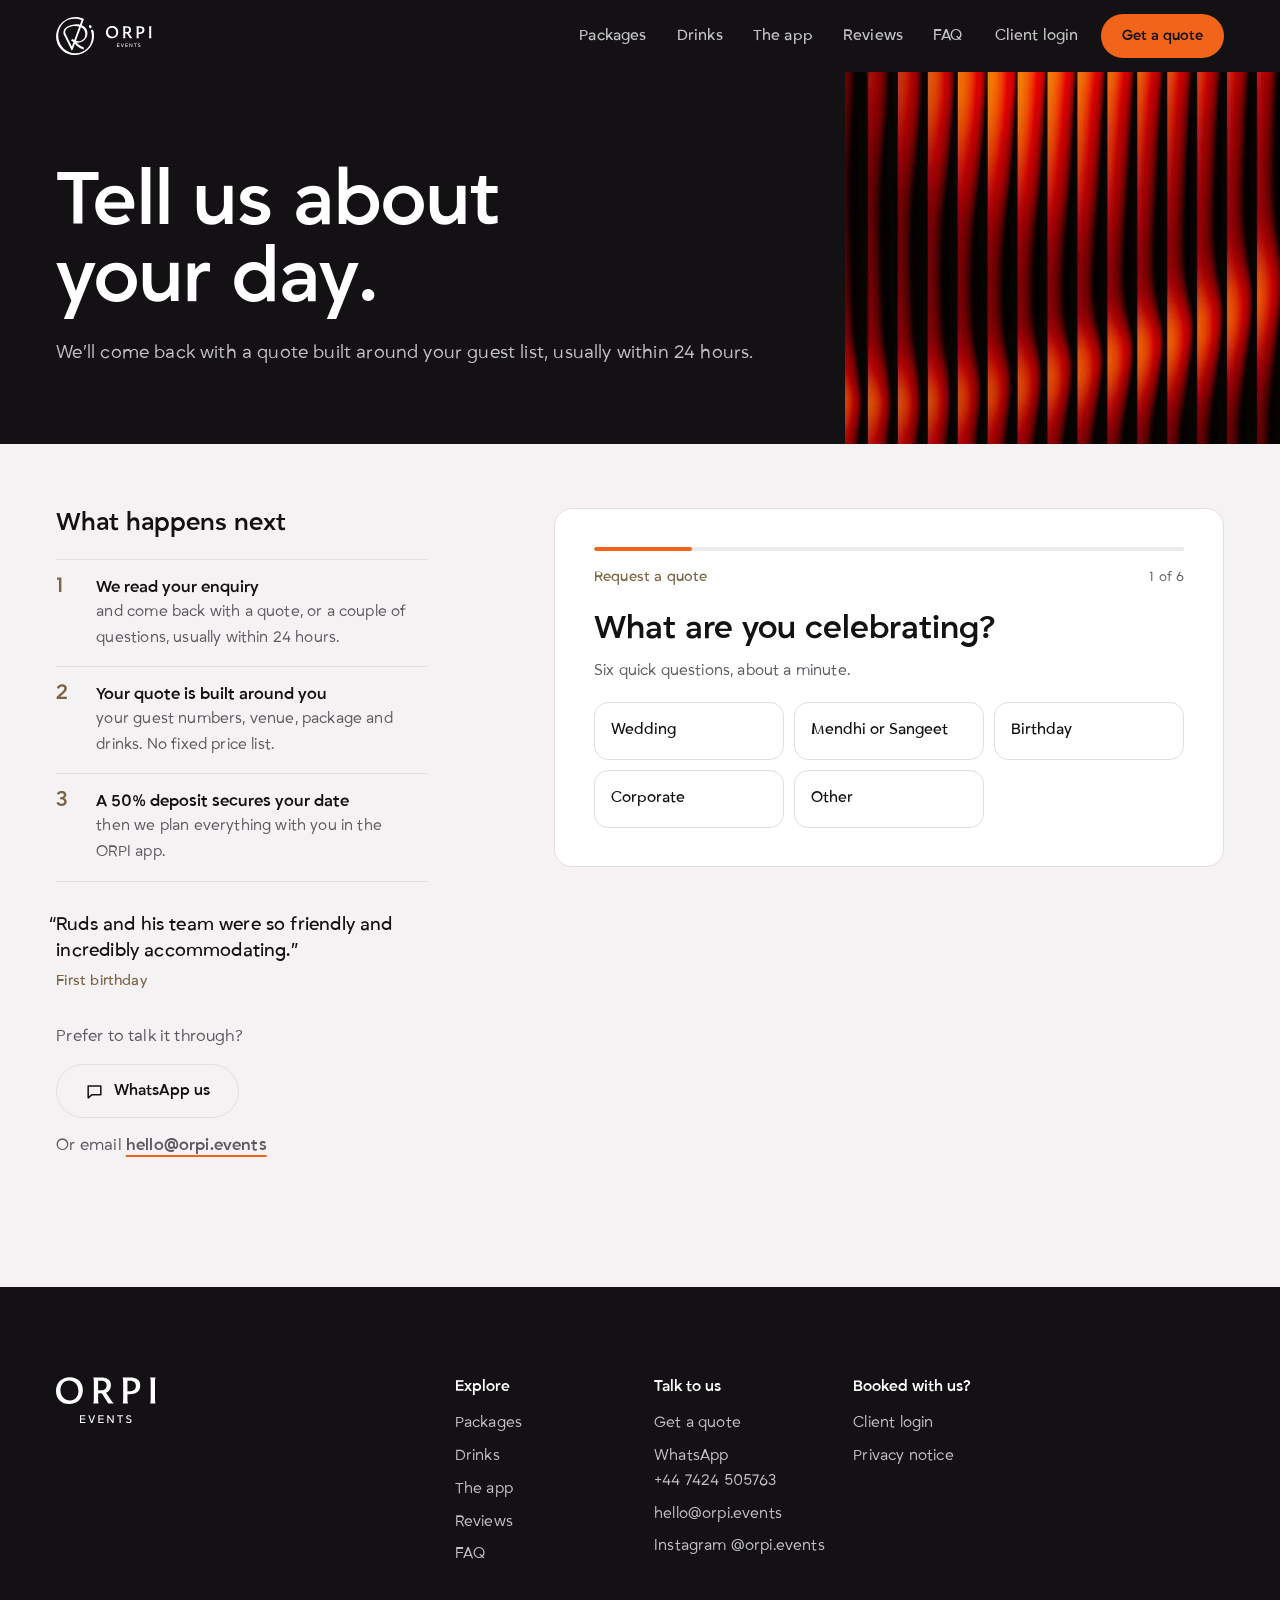
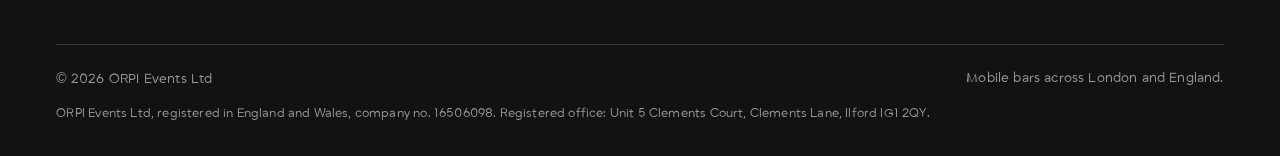
<file: enquire.html>
<!doctype html>
<html lang="en-GB">
<head>
<meta charset="utf-8">
<meta name="viewport" content="width=device-width, initial-scale=1, viewport-fit=cover">
<title>Get a quote | ORPI Events</title>
<meta name="description" content="Tell us about your wedding, mendhi, party or corporate event and we’ll come back with a tailored mobile bar quote, usually within 24 hours.">
<meta name="robots" content="index, follow">
<link rel="canonical" href="https://orpi.events/enquire">
<meta name="theme-color" content="#141115">
<meta property="og:type" content="website">
<meta property="og:site_name" content="ORPI Events">
<meta property="og:title" content="Get a quote | ORPI Events">
<meta property="og:description" content="Tell us about your wedding, mendhi, party or corporate event and we’ll come back with a tailored mobile bar quote, usually within 24 hours.">
<meta property="og:url" content="https://orpi.events/enquire">
<meta property="og:image" content="https://orpi.events/og.jpg">
<meta property="og:image:width" content="1200">
<meta property="og:image:height" content="630">
<meta property="og:locale" content="en_GB">
<meta name="twitter:card" content="summary_large_image">
<link rel="icon" href="/favicon.svg" type="image/svg+xml">
<link rel="icon" href="/favicon.ico" sizes="32x32">
<link rel="apple-touch-icon" href="/apple-touch-icon.png">
<link rel="manifest" href="/site.webmanifest">
<link rel="preload" href="/assets/fonts/Grift-SemiBold.woff" as="font" type="font/woff" crossorigin>
<link rel="preload" href="/assets/fonts/Grift-Regular.woff" as="font" type="font/woff" crossorigin>
<link rel="stylesheet" href="/assets/css/site.css?v=3764e093b6">
<script>document.documentElement.classList.add('js')</script>
<script type="application/ld+json">{"@context": "https://schema.org", "@type": "LocalBusiness", "name": "ORPI Events", "legalName": "ORPI Events Ltd", "url": "https://orpi.events", "logo": "https://orpi.events/apple-touch-icon.png", "image": "https://orpi.events/og.jpg", "description": "Premium mobile bar for weddings, mendhis, sangeets, birthdays and corporate events across London and England.", "email": "hello@orpi.events", "telephone": "+447424505763", "foundingDate": "2025-07", "address": {"@type": "PostalAddress", "addressRegion": "London", "addressCountry": "GB"}, "areaServed": {"@type": "AdministrativeArea", "name": "England"}, "sameAs": ["https://www.instagram.com/orpi.events/"]}</script>
</head>
<body>
<a class="skip" href="#main">Skip to content</a>
<header class="nav">
  <div class="wrap nav-in">
    <a class="brand" href="/" aria-label="ORPI Events home"><svg class="mono" viewBox="7 8 411 411" fill="currentColor" aria-hidden="true"><path d="M387.78,127.43c5.89-5.02,6.26-16.08.81-24.7-5.45-8.62-14.64-11.54-20.54-6.52-5.89,5.02-6.26,16.08-.81,24.7,5.45,8.62,14.64,11.54,20.54,6.52Z"/><path d="M416.94,182.78c-1.08-7.78-2.52-15.36-4.44-22.83-3.3-12.83-18.8-17.84-28.99-9.42h0c14.32,37.93,15.36,80.21,5.19,119.19-7.85,30.12-22.97,57.84-44.59,80.23-44.79,46.38-112.23,61.41-173.68,44.71-37.29-10.13-70.74-31.99-95.28-61.76-28.92-35.07-44.29-79.12-43.75-124.66.43-36.02,10.06-71.21,29.31-101.55,19.28-30.39,47.25-54.47,81.07-67.69,45.86-17.93,96.89-16.18,141.42,3.47l-18,48.89c-27.31-6.06-54.97-5.13-81.92,1.43-17.98,4.18-34.75,10.09-50.81,19.05-20.81,11.61-41.7,30.3-44.94,54.81-1.48,11.24-.28,23.52,4.89,33.91l83.85,168.66,11.52-9.24,6.28-16.92,17.11-46.46c13.97,17.04,30.74,31.71,49.86,43.43,14.53,8.91,29.44,15.87,46.08,20.53l-.05-26.08c-29.08-9.8-55.22-27.14-76.45-49.18,43.89,3.09,87.68-16.08,106.89-57.59,16.93-36.58,11.96-80.48-17.66-108.77-10.12-9.59-21.81-16.67-34.83-21.89l24.39-67.11c-24.01-12.04-48.91-19.37-75.34-21.21C147.15,2.72,64.65,54.49,27.23,132.32,6.45,175.56,2.59,224.33,14.56,269.58c29.45,111.26,144.57,175.03,254.15,140.16,54.95-17.48,101.18-55.65,128.06-108.14,18.83-36.77,25.83-77.89,20.16-118.83ZM178.52,326.71l-52.48-104.96-11.17-22.66c-3.62-7.34-6.65-14.55-7.8-22.76-3.21-23.02,10.89-40.63,30.13-51.65,11.92-6.91,24.44-11.32,38-14.47,27.25-6.32,55.36-6.43,82.71,1.11l-53.97,146.65c-6.78-3.65-12.25-7.74-18.05-12.52l-18.34,15.3c9.02,7.28,18.43,12.88,29.08,17.39l-18.12,48.56ZM320.13,167.56c5.78,20.84,4.47,42.66-3.51,63.17-8.19,18.24-23.64,30.83-42.62,35.77-16.87,4.39-34.21,4.07-51.2-.93l54.15-146.74c20.29,9.4,36.84,26.66,43.18,48.72Z"/></svg><svg class="word" viewBox="7 117 411 190" fill="currentColor" aria-hidden="true"><path d="M64.66,214.02c10.37,0,18.79-3.66,25.26-10.98,6.47-7.32,9.7-16.49,9.7-27.5,0-12.61-3.66-23.04-10.98-31.27-7.32-8.23-16.7-12.35-28.14-12.35-10.48,0-18.95,3.64-25.42,10.91-6.47,7.27-9.7,16.52-9.7,27.75,0,12.51,3.66,22.88,10.98,31.11,7.32,8.23,16.76,12.35,28.31,12.35M61.29,228.46c-16.25,0-29.35-4.89-39.29-14.68-9.95-9.78-14.92-22.8-14.92-39.05s5.27-30.63,15.8-41.22c10.53-10.58,24.24-15.87,41.14-15.87s29.29,4.92,39.13,14.75c9.83,9.84,14.75,22.93,14.75,39.29s-5.21,30.45-15.64,40.98c-10.42,10.53-24.08,15.8-40.97,15.8"/><path d="M180.93,172h8.66c3.63,0,6.82-.24,9.54-.72,2.72-.48,5.45-1.36,8.18-2.65,2.73-1.28,4.84-3.37,6.33-6.25,1.5-2.88,2.25-6.46,2.25-10.74s-.72-7.59-2.16-10.26c-1.44-2.67-3.58-4.65-6.41-5.93-2.83-1.28-5.75-2.16-8.74-2.65-2.99-.48-6.58-.72-10.75-.72h-6.89v39.93ZM245.55,226.85h-22.61l-26.78-42.34c-4.92.22-8.34.32-10.26.32h-4.97v21.97c0,9.09.75,15.77,2.24,20.05h-22.29c1.6-4.17,2.41-10.85,2.41-20.05v-67.51c0-9.09-.8-15.72-2.41-19.89h30.79c28.12,0,42.18,10.37,42.18,31.11,0,8.23-1.9,15.02-5.69,20.37-3.8,5.35-8.58,9.04-14.35,11.07l18.6,27.58c4.49,6.74,8.87,12.51,13.15,17.32"/><path d="M308.26,175.69c19.14,0,28.71-7.32,28.71-21.97s-9.14-21.65-27.42-21.65h-7.38v43.62h6.1ZM311.79,119.4c13.79,0,24.43,2.57,31.91,7.7,7.48,5.13,11.23,13.63,11.23,25.5,0,23.95-15.45,35.92-46.35,35.92h-6.41v18.28c0,9.09.75,15.77,2.25,20.05h-22.13c1.49-4.28,2.24-10.96,2.24-20.05v-67.52c0-8.98-.75-15.61-2.24-19.89h29.51Z"/><path d="M395.98,226.85c1.49-4.28,2.24-10.96,2.24-20.05v-67.51c0-8.98-.75-15.61-2.24-19.89h22.13c-1.5,4.28-2.25,10.9-2.25,19.89v67.51c0,9.09.75,15.77,2.25,20.05h-22.13Z"/><path d="M128.33,307.07h-22.14v-31.8h21.89v4.25h-17.35v9.18h17.06v4.21h-17.06v9.91h17.59v4.25Z"/><path d="M140.41,275.27h4.83l9.18,25.62h.1l9.14-25.62h4.83l-11.6,31.8h-4.83l-11.65-31.8Z"/><path d="M204.02,307.07h-22.14v-31.8h21.89v4.25h-17.35v9.18h17.06v4.21h-17.06v9.91h17.59v4.25Z"/><path d="M218.81,275.27h4.88l17.06,24.41v-24.41h4.54v31.8h-4.78l-17.16-24.75v24.75h-4.54v-31.8Z"/><path d="M284.15,279.57h-10.05v27.5h-4.54v-27.5h-10.15v-4.3h24.75v4.3Z"/><path d="M314.8,281.79c-.32-.35-.73-.71-1.23-1.06-.5-.35-1.07-.67-1.72-.94-.64-.27-1.34-.49-2.08-.65-.74-.16-1.5-.24-2.27-.24-1.84,0-3.25.39-4.25,1.16-1,.77-1.5,1.84-1.5,3.19,0,.71.14,1.32.43,1.84.29.52.69.98,1.21,1.38.52.4,1.11.75,1.79,1.04s1.4.56,2.18.82c1.22.42,2.52.85,3.89,1.31,1.37.45,2.63,1.02,3.77,1.72,1.14.69,2.09,1.59,2.85,2.68.76,1.1,1.14,2.51,1.14,4.25,0,1.42-.27,2.7-.82,3.84-.55,1.14-1.33,2.12-2.34,2.92-1.01.81-2.22,1.43-3.6,1.86-1.39.43-2.93.65-4.64.65-1.42,0-2.76-.14-4.01-.41-1.26-.27-2.39-.63-3.41-1.06-1.02-.44-1.89-.9-2.63-1.4-.74-.5-1.32-.96-1.74-1.38l2.8-3.38c.29.29.72.62,1.28.99.56.37,1.23.73,2.01,1.06s1.64.63,2.61.87,2,.36,3.09.36c2.03,0,3.65-.42,4.86-1.26,1.21-.84,1.81-1.98,1.81-3.43,0-.8-.19-1.49-.56-2.05-.37-.56-.88-1.05-1.52-1.47-.64-.42-1.38-.79-2.2-1.11-.82-.32-1.7-.63-2.63-.92-1.19-.39-2.4-.8-3.62-1.23-1.23-.44-2.34-1-3.34-1.69-1-.69-1.81-1.56-2.44-2.61-.63-1.05-.94-2.34-.94-3.89,0-1.38.25-2.63.75-3.75.5-1.11,1.21-2.05,2.13-2.83.92-.77,2.03-1.37,3.34-1.79,1.31-.42,2.75-.63,4.33-.63,2.19,0,4.2.36,6.02,1.09,1.82.72,3.2,1.65,4.13,2.78l-2.9,3.38Z"/></svg></a>
    <nav class="nav-links" aria-label="Main"><a href="/#packages">Packages</a><a href="/#drinks">Drinks</a><a href="/#app">The app</a><a href="/#reviews">Reviews</a><a href="/#faq">FAQ</a></nav>
    <div class="nav-actions">
      <a class="nav-login" href="https://book.orpi.events/portal">Client login</a>
      <a class="btn btn-primary btn-sm" href="/enquire" aria-current="page" data-nudge>Get a quote</a>
      <button class="nav-toggle" type="button" aria-expanded="false" aria-controls="mobile-menu" aria-label="Open menu">
        <svg class="open" viewBox="0 0 24 24" fill="none" stroke="currentColor" stroke-width="2" stroke-linecap="round" aria-hidden="true"><path d="M4 8h16M4 16h16"/></svg>
        <svg class="close" viewBox="0 0 24 24" fill="none" stroke="currentColor" stroke-width="2" stroke-linecap="round" aria-hidden="true"><path d="M6 6l12 12M18 6 6 18"/></svg>
      </button>
    </div>
  </div>
  <div class="mobile-menu" id="mobile-menu" hidden>
    <nav aria-label="Mobile"><a href="/">Home</a><a href="/#packages">Packages</a><a href="/#drinks">Drinks</a><a href="/#app">The app</a><a href="/#reviews">Reviews</a><a href="/#faq">FAQ</a><a href="https://book.orpi.events/portal">Client login</a></nav>
    <div class="mm-foot">
      <a class="btn btn-primary" href="/enquire">Get a quote</a>
      <a class="btn btn-outline on-dark" href="https://wa.me/447424505763?text=Hi%20ORPI%2C%20I%E2%80%99d%20like%20to%20ask%20about%20a%20bar%20for%20my%20event."><svg viewBox="0 0 24 24" fill="none" stroke="currentColor" stroke-width="1.9" stroke-linecap="round" stroke-linejoin="round" aria-hidden="true"><path d="M4 5h16v11H9l-5 4z"/></svg>WhatsApp us</a>
      <p>Or email <a href="mailto:hello@orpi.events">hello@orpi.events</a></p>
    </div>
  </div>
</header>
<main id="main">
<section class="page-head glass">
  <div class="wrap">
    <h1 class="h1">Tell us about your day.</h1>
    <p class="lead">We’ll come back with a quote built around your guest list, usually within 24 hours.</p>
  </div>
</section>

<section class="section eq">
  <div class="wrap grid">
    <aside class="eq-side">
      <h2 class="h3">What happens next</h2>
      <ol class="eq-next">
        <li><h3>We read your enquiry</h3><p>and come back with a quote, or a couple of questions, usually within 24 hours.</p></li>
        <li><h3>Your quote is built around you</h3><p>your guest numbers, venue, package and drinks. No fixed price list.</p></li>
        <li><h3>A 50% deposit secures your date</h3><p>then we plan everything with you in the ORPI app.</p></li>
      </ol>
      <figure class="rv-inline eq-rv" data-review="first-birthday">
        <blockquote><p>Ruds and his team were so friendly and incredibly accommodating.</p></blockquote>
        <figcaption class="label">First birthday</figcaption>
      </figure>
      <div class="eq-talk">
        <p>Prefer to talk it through?</p>
        <a class="btn btn-outline" href="https://wa.me/447424505763?text=Hi%20ORPI%2C%20I%E2%80%99d%20like%20to%20ask%20about%20a%20bar%20for%20my%20event."><svg viewBox="0 0 24 24" fill="none" stroke="currentColor" stroke-width="1.9" stroke-linecap="round" stroke-linejoin="round" aria-hidden="true"><path d="M4 5h16v11H9l-5 4z"/></svg>WhatsApp us</a>
        <p class="eq-email">Or email <a class="link" href="mailto:hello@orpi.events">hello@orpi.events</a></p>
      </div>
    </aside>

    <div class="eq-card" id="enquiry-card">
      <!-- One question at a time, as the app's form (book.orpi.events/enquire,
           Ruds 27 and 30 Oct 2026): easy questions first, contact details last.
           assets/js/enquire.js shows one step at a time and fills the tiles. -->
      <form id="enquiry" class="eq-form eq-steps" novalidate data-api="https://book.orpi.events/api/public">
        <div class="eq-progress" role="progressbar" aria-valuemin="1" aria-valuemax="6" aria-valuenow="1" aria-label="Question 1 of 6"><span></span></div>
        <div class="eq-stepline">
          <button type="button" class="eq-back" id="eq-back" hidden>‹ Back</button>
          <span class="label eq-kicker" id="eq-kicker">Request a quote</span>
          <span class="eq-count" id="eq-count">1 of 6</span>
        </div>

        <div class="eq-asked" id="eq-asked" hidden></div>
        <input class="eq-hp" type="text" name="company" tabindex="-1" autocomplete="off" aria-hidden="true">

        <section class="eq-step" data-step="type">
          <h2 class="eq-q" tabindex="-1">What are you celebrating?</h2>
          <p class="eq-lead">Six quick questions, about a minute.</p>
          <div class="eq-tiles" id="t-type"></div>
        </section>

        <section class="eq-step" data-step="date" hidden>
          <h2 class="eq-q" tabindex="-1">When is it?</h2>
          <div class="field" id="exact-date"><label for="f-date">Event date</label><input id="f-date" name="eventDate" type="date"></div>
          <div class="eq-split" id="approx" hidden>
            <div class="field"><label for="f-month">Month</label><select id="f-month"><option value="">Month</option></select></div>
            <div class="field"><label for="f-year">Year</label><select id="f-year"><option value="">Year</option></select></div>
          </div>
          <button type="button" class="eq-textbtn" id="f-nodate">We haven’t fixed a date yet</button>
        </section>

        <section class="eq-step" data-step="size" hidden>
          <h2 class="eq-q" tabindex="-1">How many guests, and where?</h2>
          <p class="eq-lead">A rough idea is fine. Skip either if you’re not sure yet.</p>
          <div class="field"><label for="f-guests">Roughly how many guests?</label><input id="f-guests" name="guests" type="number" min="1" max="5000" inputmode="numeric" placeholder="e.g. 150"></div>
          <div class="field"><label for="f-venue">Venue or town</label><input id="f-venue" name="venue" maxlength="200" placeholder="Venue name, or where it is"></div>
        </section>

        <section class="eq-step" data-step="services" hidden>
          <h2 class="eq-q" tabindex="-1">What are you after?</h2>
          <p class="eq-lead">Pick as many as you like.</p>
          <div class="eq-tiles" id="t-services"></div>
        </section>

        <section class="eq-step" data-step="heard" hidden>
          <h2 class="eq-q" tabindex="-1">How did you hear about us?</h2>
          <div class="eq-tiles" id="t-heard"></div>
          <div class="field" id="who-field" hidden><label for="f-who" id="who-label">Who recommended us?</label><input id="f-who" name="referredBy" maxlength="120" placeholder="So we can say thank you"></div>
        </section>

        <section class="eq-step" data-step="details" hidden>
          <h2 class="eq-q" tabindex="-1">Last one: how do we reach you?</h2>
          <p class="eq-lead">So we can send your quote.</p>
          <div class="field"><label for="f-name">Your name</label><input id="f-name" name="name" autocomplete="name" maxlength="120" placeholder="Full name"></div>
          <div class="field"><label for="f-phone">Phone</label><input id="f-phone" name="phone" type="tel" inputmode="tel" autocomplete="tel" maxlength="40" placeholder="07700 900000"></div>
          <div class="field"><label for="f-email">Email</label><input id="f-email" name="email" type="email" autocomplete="email" maxlength="160" placeholder="your@email.com"></div>
          <div class="field"><label for="f-notes">Anything else? <span class="opt">Optional</span></label><textarea id="f-notes" name="notes" rows="3" maxlength="1300" placeholder="Theme, drinks you love, how long you’d like the bar open, questions…"></textarea></div>
          <label class="eq-check"><input type="checkbox" id="f-optout"> <span>Please don’t send me occasional planning tips and offers from ORPI.</span></label>
          <p class="eq-fine">We use your details to reply and prepare your quote<span id="fine-offers">, and now and then to share planning tips and offers (you can opt out any time)</span>. See our <a href="/privacy">privacy notice</a>.</p>
        </section>

        <div class="eq-error" id="eq-error" role="alert" hidden></div>
        <button class="btn btn-primary eq-submit" type="submit" id="eq-next" hidden>Continue</button>
      </form>

      <div class="eq-done" id="eq-done" hidden tabindex="-1">
        <h2 class="h2">Thank you<span id="done-name"></span>.</h2>
        <p class="lead">We’ve got your details and we’ll come back with a quote built around your event, usually within 24 hours.</p>
        <p>If anything’s urgent, send us a message and we’ll pick it up straight away.</p>
        <div class="actions">
          <a class="btn btn-primary" href="https://wa.me/447424505763?text=Hi%20ORPI%2C%20I%E2%80%99d%20like%20to%20ask%20about%20a%20bar%20for%20my%20event."><svg viewBox="0 0 24 24" fill="none" stroke="currentColor" stroke-width="1.9" stroke-linecap="round" stroke-linejoin="round" aria-hidden="true"><path d="M4 5h16v11H9l-5 4z"/></svg>WhatsApp us</a>
          <a class="btn btn-outline" href="https://www.instagram.com/orpi.events/">See our latest events</a>
        </div>
      </div>
    </div>
  </div>
</section>
</main>
<footer class="footer">
  <div class="wrap">
    <div class="footer-top">
      <div class="footer-brand">
        <a href="/" aria-label="ORPI Events home" style="color:inherit"><svg class="word" viewBox="7 117 411 190" fill="currentColor" aria-hidden="true"><path d="M64.66,214.02c10.37,0,18.79-3.66,25.26-10.98,6.47-7.32,9.7-16.49,9.7-27.5,0-12.61-3.66-23.04-10.98-31.27-7.32-8.23-16.7-12.35-28.14-12.35-10.48,0-18.95,3.64-25.42,10.91-6.47,7.27-9.7,16.52-9.7,27.75,0,12.51,3.66,22.88,10.98,31.11,7.32,8.23,16.76,12.35,28.31,12.35M61.29,228.46c-16.25,0-29.35-4.89-39.29-14.68-9.95-9.78-14.92-22.8-14.92-39.05s5.27-30.63,15.8-41.22c10.53-10.58,24.24-15.87,41.14-15.87s29.29,4.92,39.13,14.75c9.83,9.84,14.75,22.93,14.75,39.29s-5.21,30.45-15.64,40.98c-10.42,10.53-24.08,15.8-40.97,15.8"/><path d="M180.93,172h8.66c3.63,0,6.82-.24,9.54-.72,2.72-.48,5.45-1.36,8.18-2.65,2.73-1.28,4.84-3.37,6.33-6.25,1.5-2.88,2.25-6.46,2.25-10.74s-.72-7.59-2.16-10.26c-1.44-2.67-3.58-4.65-6.41-5.93-2.83-1.28-5.75-2.16-8.74-2.65-2.99-.48-6.58-.72-10.75-.72h-6.89v39.93ZM245.55,226.85h-22.61l-26.78-42.34c-4.92.22-8.34.32-10.26.32h-4.97v21.97c0,9.09.75,15.77,2.24,20.05h-22.29c1.6-4.17,2.41-10.85,2.41-20.05v-67.51c0-9.09-.8-15.72-2.41-19.89h30.79c28.12,0,42.18,10.37,42.18,31.11,0,8.23-1.9,15.02-5.69,20.37-3.8,5.35-8.58,9.04-14.35,11.07l18.6,27.58c4.49,6.74,8.87,12.51,13.15,17.32"/><path d="M308.26,175.69c19.14,0,28.71-7.32,28.71-21.97s-9.14-21.65-27.42-21.65h-7.38v43.62h6.1ZM311.79,119.4c13.79,0,24.43,2.57,31.91,7.7,7.48,5.13,11.23,13.63,11.23,25.5,0,23.95-15.45,35.92-46.35,35.92h-6.41v18.28c0,9.09.75,15.77,2.25,20.05h-22.13c1.49-4.28,2.24-10.96,2.24-20.05v-67.52c0-8.98-.75-15.61-2.24-19.89h29.51Z"/><path d="M395.98,226.85c1.49-4.28,2.24-10.96,2.24-20.05v-67.51c0-8.98-.75-15.61-2.24-19.89h22.13c-1.5,4.28-2.25,10.9-2.25,19.89v67.51c0,9.09.75,15.77,2.25,20.05h-22.13Z"/><path d="M128.33,307.07h-22.14v-31.8h21.89v4.25h-17.35v9.18h17.06v4.21h-17.06v9.91h17.59v4.25Z"/><path d="M140.41,275.27h4.83l9.18,25.62h.1l9.14-25.62h4.83l-11.6,31.8h-4.83l-11.65-31.8Z"/><path d="M204.02,307.07h-22.14v-31.8h21.89v4.25h-17.35v9.18h17.06v4.21h-17.06v9.91h17.59v4.25Z"/><path d="M218.81,275.27h4.88l17.06,24.41v-24.41h4.54v31.8h-4.78l-17.16-24.75v24.75h-4.54v-31.8Z"/><path d="M284.15,279.57h-10.05v27.5h-4.54v-27.5h-10.15v-4.3h24.75v4.3Z"/><path d="M314.8,281.79c-.32-.35-.73-.71-1.23-1.06-.5-.35-1.07-.67-1.72-.94-.64-.27-1.34-.49-2.08-.65-.74-.16-1.5-.24-2.27-.24-1.84,0-3.25.39-4.25,1.16-1,.77-1.5,1.84-1.5,3.19,0,.71.14,1.32.43,1.84.29.52.69.98,1.21,1.38.52.4,1.11.75,1.79,1.04s1.4.56,2.18.82c1.22.42,2.52.85,3.89,1.31,1.37.45,2.63,1.02,3.77,1.72,1.14.69,2.09,1.59,2.85,2.68.76,1.1,1.14,2.51,1.14,4.25,0,1.42-.27,2.7-.82,3.84-.55,1.14-1.33,2.12-2.34,2.92-1.01.81-2.22,1.43-3.6,1.86-1.39.43-2.93.65-4.64.65-1.42,0-2.76-.14-4.01-.41-1.26-.27-2.39-.63-3.41-1.06-1.02-.44-1.89-.9-2.63-1.4-.74-.5-1.32-.96-1.74-1.38l2.8-3.38c.29.29.72.62,1.28.99.56.37,1.23.73,2.01,1.06s1.64.63,2.61.87,2,.36,3.09.36c2.03,0,3.65-.42,4.86-1.26,1.21-.84,1.81-1.98,1.81-3.43,0-.8-.19-1.49-.56-2.05-.37-.56-.88-1.05-1.52-1.47-.64-.42-1.38-.79-2.2-1.11-.82-.32-1.7-.63-2.63-.92-1.19-.39-2.4-.8-3.62-1.23-1.23-.44-2.34-1-3.34-1.69-1-.69-1.81-1.56-2.44-2.61-.63-1.05-.94-2.34-.94-3.89,0-1.38.25-2.63.75-3.75.5-1.11,1.21-2.05,2.13-2.83.92-.77,2.03-1.37,3.34-1.79,1.31-.42,2.75-.63,4.33-.63,2.19,0,4.2.36,6.02,1.09,1.82.72,3.2,1.65,4.13,2.78l-2.9,3.38Z"/></svg></a>
      </div>
      <div class="footer-col">
        <h2>Explore</h2>
        <ul>
          <li><a href="/#packages">Packages</a></li>
          <li><a href="/#drinks">Drinks</a></li>
          <li><a href="/#app">The app</a></li>
          <li><a href="/#reviews">Reviews</a></li>
          <li><a href="/#faq">FAQ</a></li>
        </ul>
      </div>
      <div class="footer-col">
        <h2>Talk to us</h2>
        <ul>
          <li><a href="/enquire">Get a quote</a></li>
          <li><a href="https://wa.me/447424505763?text=Hi%20ORPI%2C%20I%E2%80%99d%20like%20to%20ask%20about%20a%20bar%20for%20my%20event.">WhatsApp +44&nbsp;7424&nbsp;505763</a></li>
          <li><a href="mailto:hello@orpi.events">hello@orpi.events</a></li>
          <li><a href="https://www.instagram.com/orpi.events/">Instagram @orpi.events</a></li>
        </ul>
      </div>
      <div class="footer-col">
        <h2>Booked with us?</h2>
        <ul>
          <li><a href="https://book.orpi.events/portal">Client login</a></li>
          <li><a href="/privacy">Privacy notice</a></li>
        </ul>
      </div>
    </div>
    <div class="footer-base">
      <span><span class="copy">©</span> 2026 ORPI Events Ltd</span>
      <span>Mobile bars across London and England.</span>
    </div>
    <p class="footer-legal">ORPI Events Ltd, registered in England and Wales, company&nbsp;no.&nbsp;16506098. Registered office: Unit 5 Clements Court, Clements Lane, Ilford IG1&nbsp;2QY.</p>
  </div>
</footer>
<script type="application/json" id="rv-nudges">[{"q": "If you're looking for a cocktail company, definitely book ORPI!", "by": "Wedding reception at The Savoy"}, {"q": "They really made my event special.", "by": "Private event"}, {"q": "ORPI absolutely smashed the bar service at our wedding.", "by": "Wedding"}, {"q": "I wholeheartedly recommend ORPI for delivering to the highest standards.", "by": "Wedding at a listed building"}, {"q": "I would highly recommend them—you won’t be disappointed!", "by": "21st birthday"}, {"q": "Both service and drinks were 10/10.", "by": "30th birthday garden party"}, {"q": "ORPI fully came through and made the night.", "by": "Private party"}, {"q": "Now I understand what a bar company brings to the party.", "by": "Company party"}]</script>
<script src="/assets/js/site.js?v=6ea2eb8963" defer></script>
<script src="/assets/js/enquire.js?v=0d5c62e938" defer></script>
</body>
</html>
</file>
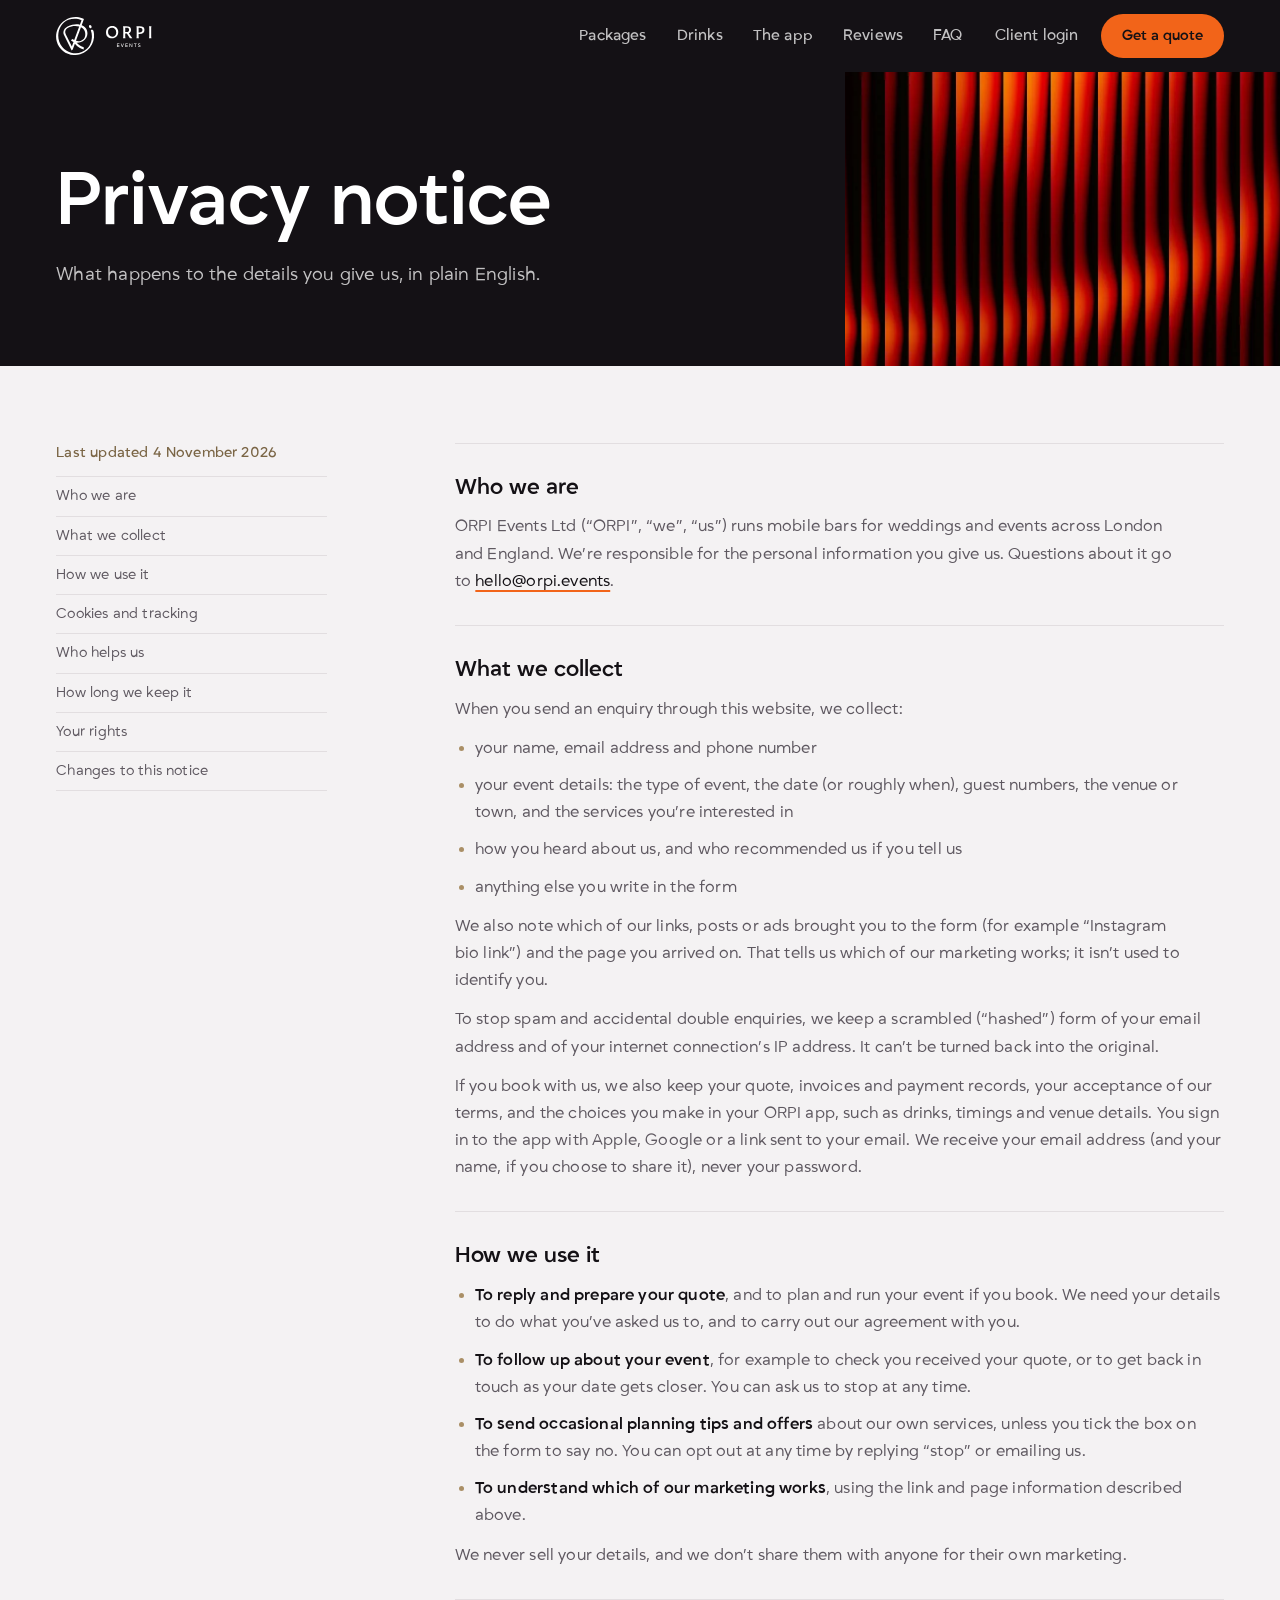
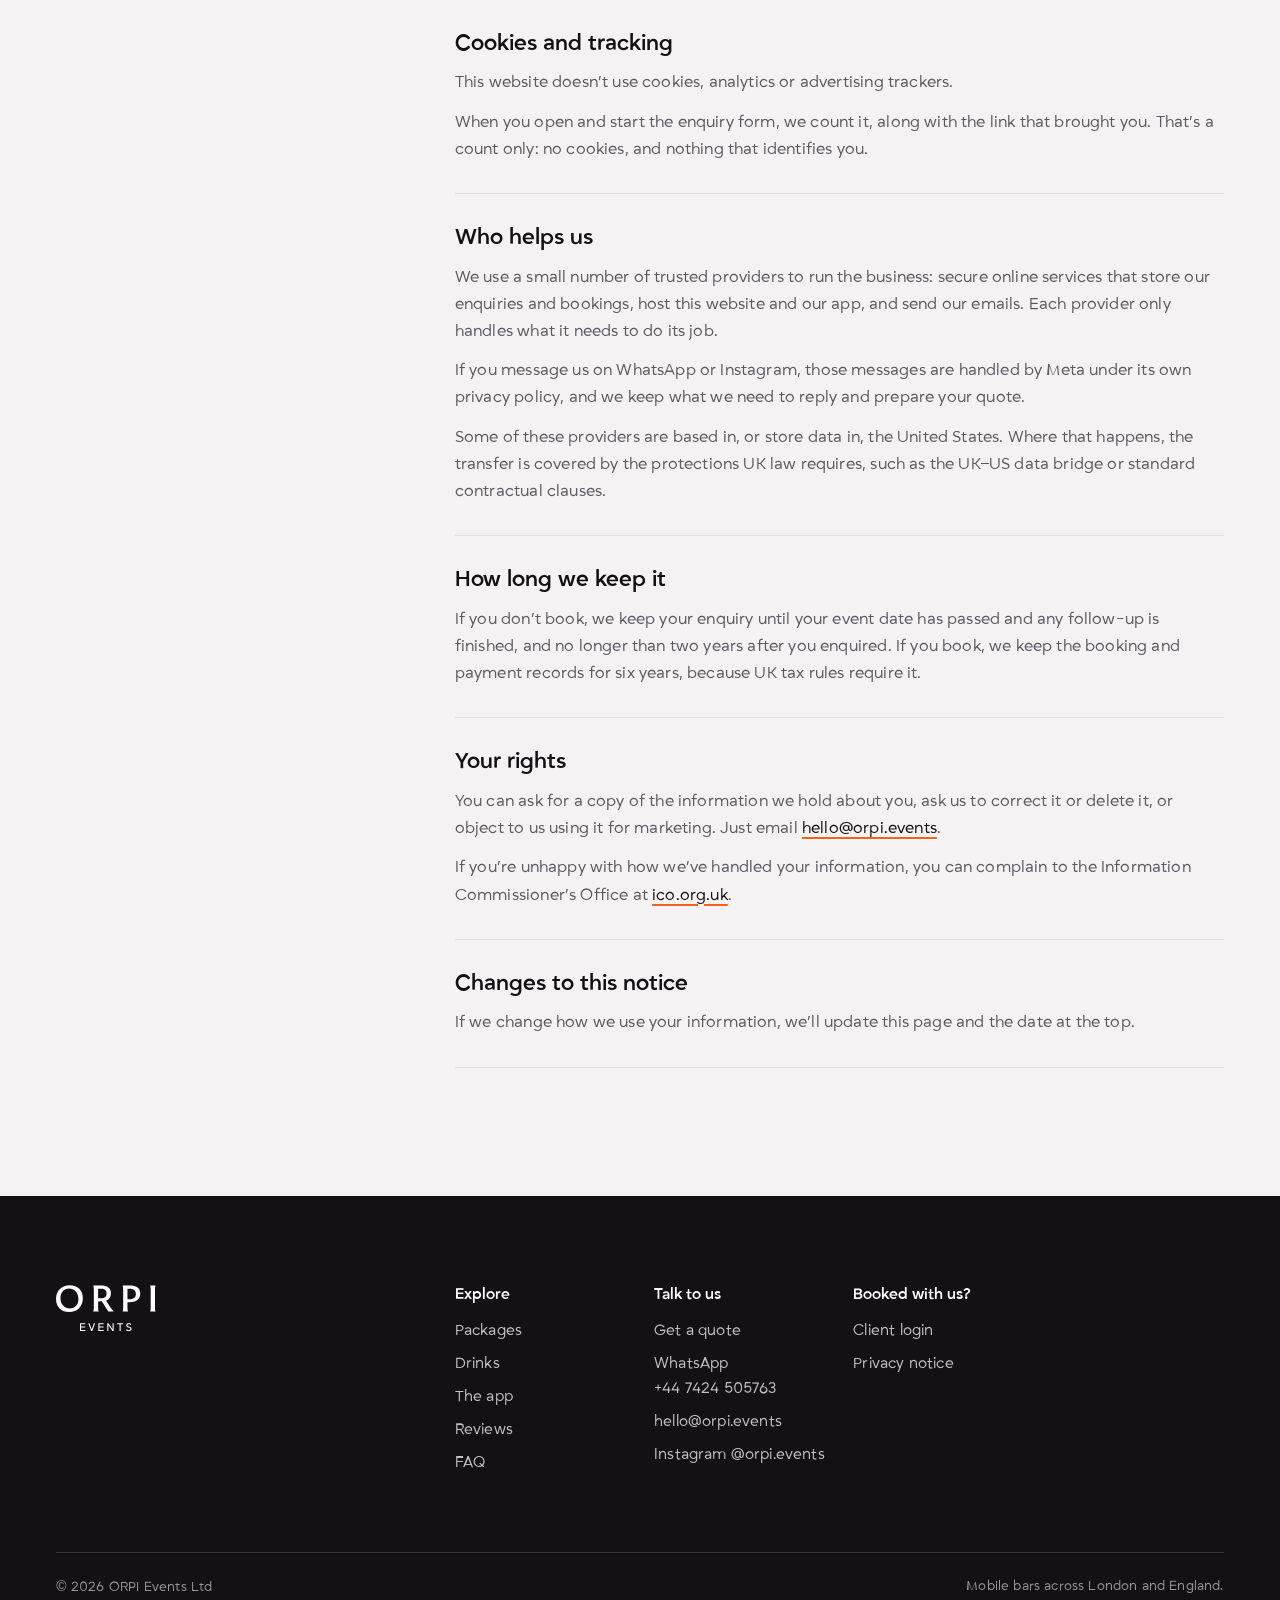
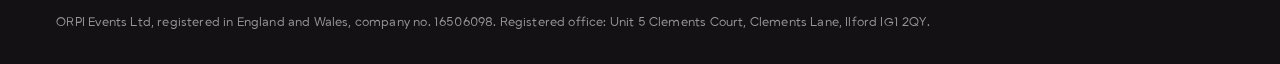
<file: privacy.html>
<!doctype html>
<html lang="en-GB">
<head>
<meta charset="utf-8">
<meta name="viewport" content="width=device-width, initial-scale=1, viewport-fit=cover">
<title>Privacy notice | ORPI Events</title>
<meta name="description" content="How ORPI Events uses the details you give us when you enquire or book, in plain English.">
<meta name="robots" content="index, follow">
<link rel="canonical" href="https://orpi.events/privacy">
<meta name="theme-color" content="#141115">
<meta property="og:type" content="website">
<meta property="og:site_name" content="ORPI Events">
<meta property="og:title" content="Privacy notice | ORPI Events">
<meta property="og:description" content="How ORPI Events uses the details you give us when you enquire or book, in plain English.">
<meta property="og:url" content="https://orpi.events/privacy">
<meta property="og:image" content="https://orpi.events/og.jpg">
<meta property="og:image:width" content="1200">
<meta property="og:image:height" content="630">
<meta property="og:locale" content="en_GB">
<meta name="twitter:card" content="summary_large_image">
<link rel="icon" href="/favicon.svg" type="image/svg+xml">
<link rel="icon" href="/favicon.ico" sizes="32x32">
<link rel="apple-touch-icon" href="/apple-touch-icon.png">
<link rel="manifest" href="/site.webmanifest">
<link rel="preload" href="/assets/fonts/Grift-SemiBold.woff" as="font" type="font/woff" crossorigin>
<link rel="preload" href="/assets/fonts/Grift-Regular.woff" as="font" type="font/woff" crossorigin>
<link rel="stylesheet" href="/assets/css/site.css?v=3764e093b6">
<script>document.documentElement.classList.add('js')</script>
</head>
<body>
<a class="skip" href="#main">Skip to content</a>
<header class="nav">
  <div class="wrap nav-in">
    <a class="brand" href="/" aria-label="ORPI Events home"><svg class="mono" viewBox="7 8 411 411" fill="currentColor" aria-hidden="true"><path d="M387.78,127.43c5.89-5.02,6.26-16.08.81-24.7-5.45-8.62-14.64-11.54-20.54-6.52-5.89,5.02-6.26,16.08-.81,24.7,5.45,8.62,14.64,11.54,20.54,6.52Z"/><path d="M416.94,182.78c-1.08-7.78-2.52-15.36-4.44-22.83-3.3-12.83-18.8-17.84-28.99-9.42h0c14.32,37.93,15.36,80.21,5.19,119.19-7.85,30.12-22.97,57.84-44.59,80.23-44.79,46.38-112.23,61.41-173.68,44.71-37.29-10.13-70.74-31.99-95.28-61.76-28.92-35.07-44.29-79.12-43.75-124.66.43-36.02,10.06-71.21,29.31-101.55,19.28-30.39,47.25-54.47,81.07-67.69,45.86-17.93,96.89-16.18,141.42,3.47l-18,48.89c-27.31-6.06-54.97-5.13-81.92,1.43-17.98,4.18-34.75,10.09-50.81,19.05-20.81,11.61-41.7,30.3-44.94,54.81-1.48,11.24-.28,23.52,4.89,33.91l83.85,168.66,11.52-9.24,6.28-16.92,17.11-46.46c13.97,17.04,30.74,31.71,49.86,43.43,14.53,8.91,29.44,15.87,46.08,20.53l-.05-26.08c-29.08-9.8-55.22-27.14-76.45-49.18,43.89,3.09,87.68-16.08,106.89-57.59,16.93-36.58,11.96-80.48-17.66-108.77-10.12-9.59-21.81-16.67-34.83-21.89l24.39-67.11c-24.01-12.04-48.91-19.37-75.34-21.21C147.15,2.72,64.65,54.49,27.23,132.32,6.45,175.56,2.59,224.33,14.56,269.58c29.45,111.26,144.57,175.03,254.15,140.16,54.95-17.48,101.18-55.65,128.06-108.14,18.83-36.77,25.83-77.89,20.16-118.83ZM178.52,326.71l-52.48-104.96-11.17-22.66c-3.62-7.34-6.65-14.55-7.8-22.76-3.21-23.02,10.89-40.63,30.13-51.65,11.92-6.91,24.44-11.32,38-14.47,27.25-6.32,55.36-6.43,82.71,1.11l-53.97,146.65c-6.78-3.65-12.25-7.74-18.05-12.52l-18.34,15.3c9.02,7.28,18.43,12.88,29.08,17.39l-18.12,48.56ZM320.13,167.56c5.78,20.84,4.47,42.66-3.51,63.17-8.19,18.24-23.64,30.83-42.62,35.77-16.87,4.39-34.21,4.07-51.2-.93l54.15-146.74c20.29,9.4,36.84,26.66,43.18,48.72Z"/></svg><svg class="word" viewBox="7 117 411 190" fill="currentColor" aria-hidden="true"><path d="M64.66,214.02c10.37,0,18.79-3.66,25.26-10.98,6.47-7.32,9.7-16.49,9.7-27.5,0-12.61-3.66-23.04-10.98-31.27-7.32-8.23-16.7-12.35-28.14-12.35-10.48,0-18.95,3.64-25.42,10.91-6.47,7.27-9.7,16.52-9.7,27.75,0,12.51,3.66,22.88,10.98,31.11,7.32,8.23,16.76,12.35,28.31,12.35M61.29,228.46c-16.25,0-29.35-4.89-39.29-14.68-9.95-9.78-14.92-22.8-14.92-39.05s5.27-30.63,15.8-41.22c10.53-10.58,24.24-15.87,41.14-15.87s29.29,4.92,39.13,14.75c9.83,9.84,14.75,22.93,14.75,39.29s-5.21,30.45-15.64,40.98c-10.42,10.53-24.08,15.8-40.97,15.8"/><path d="M180.93,172h8.66c3.63,0,6.82-.24,9.54-.72,2.72-.48,5.45-1.36,8.18-2.65,2.73-1.28,4.84-3.37,6.33-6.25,1.5-2.88,2.25-6.46,2.25-10.74s-.72-7.59-2.16-10.26c-1.44-2.67-3.58-4.65-6.41-5.93-2.83-1.28-5.75-2.16-8.74-2.65-2.99-.48-6.58-.72-10.75-.72h-6.89v39.93ZM245.55,226.85h-22.61l-26.78-42.34c-4.92.22-8.34.32-10.26.32h-4.97v21.97c0,9.09.75,15.77,2.24,20.05h-22.29c1.6-4.17,2.41-10.85,2.41-20.05v-67.51c0-9.09-.8-15.72-2.41-19.89h30.79c28.12,0,42.18,10.37,42.18,31.11,0,8.23-1.9,15.02-5.69,20.37-3.8,5.35-8.58,9.04-14.35,11.07l18.6,27.58c4.49,6.74,8.87,12.51,13.15,17.32"/><path d="M308.26,175.69c19.14,0,28.71-7.32,28.71-21.97s-9.14-21.65-27.42-21.65h-7.38v43.62h6.1ZM311.79,119.4c13.79,0,24.43,2.57,31.91,7.7,7.48,5.13,11.23,13.63,11.23,25.5,0,23.95-15.45,35.92-46.35,35.92h-6.41v18.28c0,9.09.75,15.77,2.25,20.05h-22.13c1.49-4.28,2.24-10.96,2.24-20.05v-67.52c0-8.98-.75-15.61-2.24-19.89h29.51Z"/><path d="M395.98,226.85c1.49-4.28,2.24-10.96,2.24-20.05v-67.51c0-8.98-.75-15.61-2.24-19.89h22.13c-1.5,4.28-2.25,10.9-2.25,19.89v67.51c0,9.09.75,15.77,2.25,20.05h-22.13Z"/><path d="M128.33,307.07h-22.14v-31.8h21.89v4.25h-17.35v9.18h17.06v4.21h-17.06v9.91h17.59v4.25Z"/><path d="M140.41,275.27h4.83l9.18,25.62h.1l9.14-25.62h4.83l-11.6,31.8h-4.83l-11.65-31.8Z"/><path d="M204.02,307.07h-22.14v-31.8h21.89v4.25h-17.35v9.18h17.06v4.21h-17.06v9.91h17.59v4.25Z"/><path d="M218.81,275.27h4.88l17.06,24.41v-24.41h4.54v31.8h-4.78l-17.16-24.75v24.75h-4.54v-31.8Z"/><path d="M284.15,279.57h-10.05v27.5h-4.54v-27.5h-10.15v-4.3h24.75v4.3Z"/><path d="M314.8,281.79c-.32-.35-.73-.71-1.23-1.06-.5-.35-1.07-.67-1.72-.94-.64-.27-1.34-.49-2.08-.65-.74-.16-1.5-.24-2.27-.24-1.84,0-3.25.39-4.25,1.16-1,.77-1.5,1.84-1.5,3.19,0,.71.14,1.32.43,1.84.29.52.69.98,1.21,1.38.52.4,1.11.75,1.79,1.04s1.4.56,2.18.82c1.22.42,2.52.85,3.89,1.31,1.37.45,2.63,1.02,3.77,1.72,1.14.69,2.09,1.59,2.85,2.68.76,1.1,1.14,2.51,1.14,4.25,0,1.42-.27,2.7-.82,3.84-.55,1.14-1.33,2.12-2.34,2.92-1.01.81-2.22,1.43-3.6,1.86-1.39.43-2.93.65-4.64.65-1.42,0-2.76-.14-4.01-.41-1.26-.27-2.39-.63-3.41-1.06-1.02-.44-1.89-.9-2.63-1.4-.74-.5-1.32-.96-1.74-1.38l2.8-3.38c.29.29.72.62,1.28.99.56.37,1.23.73,2.01,1.06s1.64.63,2.61.87,2,.36,3.09.36c2.03,0,3.65-.42,4.86-1.26,1.21-.84,1.81-1.98,1.81-3.43,0-.8-.19-1.49-.56-2.05-.37-.56-.88-1.05-1.52-1.47-.64-.42-1.38-.79-2.2-1.11-.82-.32-1.7-.63-2.63-.92-1.19-.39-2.4-.8-3.62-1.23-1.23-.44-2.34-1-3.34-1.69-1-.69-1.81-1.56-2.44-2.61-.63-1.05-.94-2.34-.94-3.89,0-1.38.25-2.63.75-3.75.5-1.11,1.21-2.05,2.13-2.83.92-.77,2.03-1.37,3.34-1.79,1.31-.42,2.75-.63,4.33-.63,2.19,0,4.2.36,6.02,1.09,1.82.72,3.2,1.65,4.13,2.78l-2.9,3.38Z"/></svg></a>
    <nav class="nav-links" aria-label="Main"><a href="/#packages">Packages</a><a href="/#drinks">Drinks</a><a href="/#app">The app</a><a href="/#reviews">Reviews</a><a href="/#faq">FAQ</a></nav>
    <div class="nav-actions">
      <a class="nav-login" href="https://book.orpi.events/portal">Client login</a>
      <a class="btn btn-primary btn-sm" href="/enquire" data-nudge>Get a quote</a>
      <button class="nav-toggle" type="button" aria-expanded="false" aria-controls="mobile-menu" aria-label="Open menu">
        <svg class="open" viewBox="0 0 24 24" fill="none" stroke="currentColor" stroke-width="2" stroke-linecap="round" aria-hidden="true"><path d="M4 8h16M4 16h16"/></svg>
        <svg class="close" viewBox="0 0 24 24" fill="none" stroke="currentColor" stroke-width="2" stroke-linecap="round" aria-hidden="true"><path d="M6 6l12 12M18 6 6 18"/></svg>
      </button>
    </div>
  </div>
  <div class="mobile-menu" id="mobile-menu" hidden>
    <nav aria-label="Mobile"><a href="/">Home</a><a href="/#packages">Packages</a><a href="/#drinks">Drinks</a><a href="/#app">The app</a><a href="/#reviews">Reviews</a><a href="/#faq">FAQ</a><a href="https://book.orpi.events/portal">Client login</a></nav>
    <div class="mm-foot">
      <a class="btn btn-primary" href="/enquire">Get a quote</a>
      <a class="btn btn-outline on-dark" href="https://wa.me/447424505763?text=Hi%20ORPI%2C%20I%E2%80%99d%20like%20to%20ask%20about%20a%20bar%20for%20my%20event."><svg viewBox="0 0 24 24" fill="none" stroke="currentColor" stroke-width="1.9" stroke-linecap="round" stroke-linejoin="round" aria-hidden="true"><path d="M4 5h16v11H9l-5 4z"/></svg>WhatsApp us</a>
      <p>Or email <a href="mailto:hello@orpi.events">hello@orpi.events</a></p>
    </div>
  </div>
</header>
<main id="main">
<!-- Describes exactly what the website and the booking app do. Keep it in
     step with the booking app's own privacy notice. Providers are described
     by what they do, never named (Ruds, 4 Nov 2026). If the website ever adds
     analytics or an advertising pixel, this page has to change first. -->

<section class="page-head glass">
  <div class="wrap">
    <h1 class="h1">Privacy notice</h1>
    <p class="lead">What happens to the details you give us, in plain English.</p>
  </div>
</section>

<section class="section lg">
  <div class="wrap grid">
    <nav class="lg-toc" aria-label="Sections">
      <p class="label">Last updated 4 November 2026</p>
      <ol>
        <li><a href="#who">Who we are</a></li>
        <li><a href="#collect">What we collect</a></li>
        <li><a href="#use">How we use it</a></li>
        <li><a href="#cookies">Cookies and tracking</a></li>
        <li><a href="#helpers">Who helps us</a></li>
        <li><a href="#keep">How long we keep it</a></li>
        <li><a href="#rights">Your rights</a></li>
        <li><a href="#changes">Changes to this notice</a></li>
      </ol>
    </nav>

    <div class="lg-body">
      <section class="lg-sec" id="who" aria-labelledby="h-who">
        <h2 id="h-who">Who we are</h2>
        <p>ORPI Events Ltd (“ORPI”, “we”, “us”) runs mobile bars for weddings and events across London and England. We’re responsible for the personal information you give us. Questions about it go to <a href="mailto:hello@orpi.events">hello@orpi.events</a>.</p>
      </section>

      <section class="lg-sec" id="collect" aria-labelledby="h-collect">
        <h2 id="h-collect">What we collect</h2>
        <p>When you send an enquiry through this website, we collect:</p>
        <ul>
          <li>your name, email address and phone number</li>
          <li>your event details: the type of event, the date (or roughly when), guest numbers, the venue or town, and the services you’re interested in</li>
          <li>how you heard about us, and who recommended us if you tell us</li>
          <li>anything else you write in the form</li>
        </ul>
        <p>We also note which of our links, posts or ads brought you to the form (for example “Instagram bio link”) and the page you arrived on. That tells us which of our marketing works; it isn’t used to identify you.</p>
        <p>To stop spam and accidental double enquiries, we keep a scrambled (“hashed”) form of your email address and of your internet connection’s IP address. It can’t be turned back into the original.</p>
        <p>If you book with us, we also keep your quote, invoices and payment records, your acceptance of our terms, and the choices you make in your ORPI app, such as drinks, timings and venue details. You sign in to the app with Apple, Google or a link sent to your email. We receive your email address (and your name, if you choose to share it), never your password.</p>
      </section>

      <section class="lg-sec" id="use" aria-labelledby="h-use">
        <h2 id="h-use">How we use it</h2>
        <ul>
          <li><strong>To reply and prepare your quote</strong>, and to plan and run your event if you book. We need your details to do what you’ve asked us to, and to carry out our agreement with you.</li>
          <li><strong>To follow up about your event</strong>, for example to check you received your quote, or to get back in touch as your date gets closer. You can ask us to stop at any time.</li>
          <li><strong>To send occasional planning tips and offers</strong> about our own services, unless you tick the box on the form to say no. You can opt out at any time by replying “stop” or emailing us.</li>
          <li><strong>To understand which of our marketing works</strong>, using the link and page information described above.</li>
        </ul>
        <p>We never sell your details, and we don’t share them with anyone for their own marketing.</p>
      </section>

      <section class="lg-sec" id="cookies" aria-labelledby="h-cookies">
        <h2 id="h-cookies">Cookies and tracking</h2>
        <p>This website doesn’t use cookies, analytics or advertising trackers.</p>
        <p>When you open and start the enquiry form, we count it, along with the link that brought you. That’s a count only: no cookies, and nothing that identifies you.</p>
      </section>

      <section class="lg-sec" id="helpers" aria-labelledby="h-helpers">
        <h2 id="h-helpers">Who helps us</h2>
        <p>We use a small number of trusted providers to run the business: secure online services that store our enquiries and bookings, host this website and our app, and send our emails. Each provider only handles what it needs to do its job.</p>
        <p>If you message us on WhatsApp or Instagram, those messages are handled by Meta under its own privacy policy, and we keep what we need to reply and prepare your quote.</p>
        <p>Some of these providers are based in, or store data in, the United States. Where that happens, the transfer is covered by the protections UK law requires, such as the UK–US data bridge or standard contractual clauses.</p>
      </section>

      <section class="lg-sec" id="keep" aria-labelledby="h-keep">
        <h2 id="h-keep">How long we keep it</h2>
        <p>If you don’t book, we keep your enquiry until your event date has passed and any follow-up is finished, and no longer than two years after you enquired. If you book, we keep the booking and payment records for six years, because UK tax rules require it.</p>
      </section>

      <section class="lg-sec" id="rights" aria-labelledby="h-rights">
        <h2 id="h-rights">Your rights</h2>
        <p>You can ask for a copy of the information we hold about you, ask us to correct it or delete it, or object to us using it for marketing. Just email <a href="mailto:hello@orpi.events">hello@orpi.events</a>.</p>
        <p>If you’re unhappy with how we’ve handled your information, you can complain to the Information Commissioner’s Office at <a href="https://ico.org.uk/make-a-complaint/">ico.org.uk</a>.</p>
      </section>

      <section class="lg-sec" id="changes" aria-labelledby="h-changes">
        <h2 id="h-changes">Changes to this notice</h2>
        <p>If we change how we use your information, we’ll update this page and the date at the top.</p>
      </section>
    </div>
  </div>
</section>
</main>
<footer class="footer">
  <div class="wrap">
    <div class="footer-top">
      <div class="footer-brand">
        <a href="/" aria-label="ORPI Events home" style="color:inherit"><svg class="word" viewBox="7 117 411 190" fill="currentColor" aria-hidden="true"><path d="M64.66,214.02c10.37,0,18.79-3.66,25.26-10.98,6.47-7.32,9.7-16.49,9.7-27.5,0-12.61-3.66-23.04-10.98-31.27-7.32-8.23-16.7-12.35-28.14-12.35-10.48,0-18.95,3.64-25.42,10.91-6.47,7.27-9.7,16.52-9.7,27.75,0,12.51,3.66,22.88,10.98,31.11,7.32,8.23,16.76,12.35,28.31,12.35M61.29,228.46c-16.25,0-29.35-4.89-39.29-14.68-9.95-9.78-14.92-22.8-14.92-39.05s5.27-30.63,15.8-41.22c10.53-10.58,24.24-15.87,41.14-15.87s29.29,4.92,39.13,14.75c9.83,9.84,14.75,22.93,14.75,39.29s-5.21,30.45-15.64,40.98c-10.42,10.53-24.08,15.8-40.97,15.8"/><path d="M180.93,172h8.66c3.63,0,6.82-.24,9.54-.72,2.72-.48,5.45-1.36,8.18-2.65,2.73-1.28,4.84-3.37,6.33-6.25,1.5-2.88,2.25-6.46,2.25-10.74s-.72-7.59-2.16-10.26c-1.44-2.67-3.58-4.65-6.41-5.93-2.83-1.28-5.75-2.16-8.74-2.65-2.99-.48-6.58-.72-10.75-.72h-6.89v39.93ZM245.55,226.85h-22.61l-26.78-42.34c-4.92.22-8.34.32-10.26.32h-4.97v21.97c0,9.09.75,15.77,2.24,20.05h-22.29c1.6-4.17,2.41-10.85,2.41-20.05v-67.51c0-9.09-.8-15.72-2.41-19.89h30.79c28.12,0,42.18,10.37,42.18,31.11,0,8.23-1.9,15.02-5.69,20.37-3.8,5.35-8.58,9.04-14.35,11.07l18.6,27.58c4.49,6.74,8.87,12.51,13.15,17.32"/><path d="M308.26,175.69c19.14,0,28.71-7.32,28.71-21.97s-9.14-21.65-27.42-21.65h-7.38v43.62h6.1ZM311.79,119.4c13.79,0,24.43,2.57,31.91,7.7,7.48,5.13,11.23,13.63,11.23,25.5,0,23.95-15.45,35.92-46.35,35.92h-6.41v18.28c0,9.09.75,15.77,2.25,20.05h-22.13c1.49-4.28,2.24-10.96,2.24-20.05v-67.52c0-8.98-.75-15.61-2.24-19.89h29.51Z"/><path d="M395.98,226.85c1.49-4.28,2.24-10.96,2.24-20.05v-67.51c0-8.98-.75-15.61-2.24-19.89h22.13c-1.5,4.28-2.25,10.9-2.25,19.89v67.51c0,9.09.75,15.77,2.25,20.05h-22.13Z"/><path d="M128.33,307.07h-22.14v-31.8h21.89v4.25h-17.35v9.18h17.06v4.21h-17.06v9.91h17.59v4.25Z"/><path d="M140.41,275.27h4.83l9.18,25.62h.1l9.14-25.62h4.83l-11.6,31.8h-4.83l-11.65-31.8Z"/><path d="M204.02,307.07h-22.14v-31.8h21.89v4.25h-17.35v9.18h17.06v4.21h-17.06v9.91h17.59v4.25Z"/><path d="M218.81,275.27h4.88l17.06,24.41v-24.41h4.54v31.8h-4.78l-17.16-24.75v24.75h-4.54v-31.8Z"/><path d="M284.15,279.57h-10.05v27.5h-4.54v-27.5h-10.15v-4.3h24.75v4.3Z"/><path d="M314.8,281.79c-.32-.35-.73-.71-1.23-1.06-.5-.35-1.07-.67-1.72-.94-.64-.27-1.34-.49-2.08-.65-.74-.16-1.5-.24-2.27-.24-1.84,0-3.25.39-4.25,1.16-1,.77-1.5,1.84-1.5,3.19,0,.71.14,1.32.43,1.84.29.52.69.98,1.21,1.38.52.4,1.11.75,1.79,1.04s1.4.56,2.18.82c1.22.42,2.52.85,3.89,1.31,1.37.45,2.63,1.02,3.77,1.72,1.14.69,2.09,1.59,2.85,2.68.76,1.1,1.14,2.51,1.14,4.25,0,1.42-.27,2.7-.82,3.84-.55,1.14-1.33,2.12-2.34,2.92-1.01.81-2.22,1.43-3.6,1.86-1.39.43-2.93.65-4.64.65-1.42,0-2.76-.14-4.01-.41-1.26-.27-2.39-.63-3.41-1.06-1.02-.44-1.89-.9-2.63-1.4-.74-.5-1.32-.96-1.74-1.38l2.8-3.38c.29.29.72.62,1.28.99.56.37,1.23.73,2.01,1.06s1.64.63,2.61.87,2,.36,3.09.36c2.03,0,3.65-.42,4.86-1.26,1.21-.84,1.81-1.98,1.81-3.43,0-.8-.19-1.49-.56-2.05-.37-.56-.88-1.05-1.52-1.47-.64-.42-1.38-.79-2.2-1.11-.82-.32-1.7-.63-2.63-.92-1.19-.39-2.4-.8-3.62-1.23-1.23-.44-2.34-1-3.34-1.69-1-.69-1.81-1.56-2.44-2.61-.63-1.05-.94-2.34-.94-3.89,0-1.38.25-2.63.75-3.75.5-1.11,1.21-2.05,2.13-2.83.92-.77,2.03-1.37,3.34-1.79,1.31-.42,2.75-.63,4.33-.63,2.19,0,4.2.36,6.02,1.09,1.82.72,3.2,1.65,4.13,2.78l-2.9,3.38Z"/></svg></a>
      </div>
      <div class="footer-col">
        <h2>Explore</h2>
        <ul>
          <li><a href="/#packages">Packages</a></li>
          <li><a href="/#drinks">Drinks</a></li>
          <li><a href="/#app">The app</a></li>
          <li><a href="/#reviews">Reviews</a></li>
          <li><a href="/#faq">FAQ</a></li>
        </ul>
      </div>
      <div class="footer-col">
        <h2>Talk to us</h2>
        <ul>
          <li><a href="/enquire">Get a quote</a></li>
          <li><a href="https://wa.me/447424505763?text=Hi%20ORPI%2C%20I%E2%80%99d%20like%20to%20ask%20about%20a%20bar%20for%20my%20event.">WhatsApp +44&nbsp;7424&nbsp;505763</a></li>
          <li><a href="mailto:hello@orpi.events">hello@orpi.events</a></li>
          <li><a href="https://www.instagram.com/orpi.events/">Instagram @orpi.events</a></li>
        </ul>
      </div>
      <div class="footer-col">
        <h2>Booked with us?</h2>
        <ul>
          <li><a href="https://book.orpi.events/portal">Client login</a></li>
          <li><a href="/privacy">Privacy notice</a></li>
        </ul>
      </div>
    </div>
    <div class="footer-base">
      <span><span class="copy">©</span> 2026 ORPI Events Ltd</span>
      <span>Mobile bars across London and England.</span>
    </div>
    <p class="footer-legal">ORPI Events Ltd, registered in England and Wales, company&nbsp;no.&nbsp;16506098. Registered office: Unit 5 Clements Court, Clements Lane, Ilford IG1&nbsp;2QY.</p>
  </div>
</footer>
<script type="application/json" id="rv-nudges">[{"q": "If you're looking for a cocktail company, definitely book ORPI!", "by": "Wedding reception at The Savoy"}, {"q": "They really made my event special.", "by": "Private event"}, {"q": "ORPI absolutely smashed the bar service at our wedding.", "by": "Wedding"}, {"q": "I wholeheartedly recommend ORPI for delivering to the highest standards.", "by": "Wedding at a listed building"}, {"q": "I would highly recommend them—you won’t be disappointed!", "by": "21st birthday"}, {"q": "Both service and drinks were 10/10.", "by": "30th birthday garden party"}, {"q": "ORPI fully came through and made the night.", "by": "Private party"}, {"q": "Now I understand what a bar company brings to the party.", "by": "Company party"}]</script>
<script src="/assets/js/site.js?v=6ea2eb8963" defer></script>
</body>
</html>
</file>
<file: assets/css/site.css>
/* ORPI Events website, in Punit's 2026 brand.
   Grift throughout: SemiBold headings with no letter-spacing, Regular body.
   Stout, Snow and Canvas surfaces; Tangerine only for primary actions and the
   current page; Amber Gold for quiet labels on dark (Amber Deep on light, so
   small text stays readable). Flat surfaces: no gradients or shadows on
   content. The glass textures appear in the hero wordmark and the closing
   call to action only. */

@font-face { font-family: 'Grift'; src: url('/assets/fonts/Grift-Regular.woff') format('woff'); font-weight: 400; font-style: normal; font-display: swap; }
@font-face { font-family: 'Grift'; src: url('/assets/fonts/Grift-Medium.woff') format('woff'); font-weight: 500; font-style: normal; font-display: swap; }
@font-face { font-family: 'Grift'; src: url('/assets/fonts/Grift-SemiBold.woff') format('woff'); font-weight: 600; font-style: normal; font-display: swap; }
@font-face { font-family: 'Grift'; src: url('/assets/fonts/Grift-Bold.woff') format('woff'); font-weight: 700 900; font-style: normal; font-display: swap; }

:root {
  --stout: #141115;
  --snow: #ffffff;
  --canvas: #F4F2F3;
  --mist: #ECE9EB;
  --line: #E2DEE0;
  --muted: #5E5860;
  --tangerine: #F26419;
  --tangerine-hover: #F57B3A;
  --amber: #AA8F66;
  --amber-deep: #7A6545;
  --wine: #F42272;
  --on-dark: #ffffff;
  --on-dark-2: rgba(255, 255, 255, .74);
  --on-dark-3: rgba(255, 255, 255, .56);
  --dark-line: rgba(255, 255, 255, .14);
  --font: 'Grift', -apple-system, 'Helvetica Neue', Arial, sans-serif;
  --page: 1360px;
  --gutter: clamp(20px, 4.4vw, 64px);
  --gap: clamp(16px, 2.2vw, 32px);
  --section: clamp(88px, 10vw, 160px);
  --nav-h: 72px;
  --r-card: 18px;
  --r-field: 14px;
}
@media (max-width: 759px) { :root { --nav-h: 62px; } }

*, *::before, *::after { box-sizing: border-box; }
html { -webkit-text-size-adjust: 100%; scroll-behavior: smooth; scroll-padding-top: calc(var(--nav-h) + 20px); }
body {
  margin: 0;
  font-family: var(--font);
  font-size: 17px;
  line-height: 1.6;
  letter-spacing: .01em;
  color: var(--stout);
  background: var(--canvas);
  -webkit-font-smoothing: antialiased;
  text-rendering: optimizeLegibility;
}
@media (max-width: 759px) { body { font-size: 16px; } }
body.menu-open { overflow: hidden; }
img, svg { display: block; max-width: 100%; }
img { height: auto; }
h1, h2, h3, h4 { margin: 0; font-weight: 600; letter-spacing: 0; line-height: 1.05; text-wrap: balance; }
p, ul, ol, dl, dd, figure, blockquote { margin: 0; }
p { text-wrap: pretty; }
ul, ol { padding: 0; list-style: none; }
a { color: inherit; }
button { font: inherit; color: inherit; }
:focus-visible { outline: 2px solid var(--tangerine); outline-offset: 3px; border-radius: 6px; }
::selection { background: var(--tangerine); color: var(--stout); }

[hidden] { display: none !important; }
.sr-only { position: absolute; width: 1px; height: 1px; padding: 0; margin: -1px; overflow: hidden; clip: rect(0, 0, 0, 0); white-space: nowrap; border: 0; }
.skip { position: absolute; left: 12px; top: -80px; z-index: 200; background: var(--tangerine); color: var(--stout); padding: 12px 18px; border-radius: 999px; font-weight: 600; text-decoration: none; }
.skip:focus { top: 12px; }

/* ── Layout ─────────────────────────────────────────────── */
.wrap { width: min(100% - 2 * var(--gutter), var(--page)); margin-inline: auto; }
.grid { display: grid; grid-template-columns: repeat(12, minmax(0, 1fr)); column-gap: var(--gap); }
.section { padding-block: var(--section); }
.dark { background: var(--stout); color: var(--on-dark); }
.snow { background: var(--snow); }

/* ── Type ───────────────────────────────────────────────── */
.h1 { font-size: clamp(44px, 6.2vw, 92px); line-height: .98; }
.h2 { font-size: clamp(34px, 4.4vw, 64px); line-height: 1.02; }
.h3 { font-size: clamp(22px, 2vw, 28px); line-height: 1.15; }
.lead { font-size: clamp(18.5px, 1.45vw, 21px); line-height: 1.5; color: var(--muted); }
.dark .lead { color: var(--on-dark-2); }
.label { font-size: 15px; font-weight: 500; line-height: 1.3; color: var(--amber-deep); }
.dark .label { color: var(--amber); }
.muted { color: var(--muted); }
.dark .muted { color: var(--on-dark-2); }
.link {
  font-weight: 600;
  text-decoration: underline;
  text-decoration-color: var(--tangerine);
  text-decoration-thickness: 2px;
  text-underline-offset: 5px;
  transition: text-underline-offset .15s;
}
.link:hover { text-underline-offset: 7px; }

/* ── Buttons ────────────────────────────────────────────── */
.btn {
  --h: 54px;
  display: inline-flex; align-items: center; justify-content: center; gap: 10px;
  min-height: var(--h); padding: 0 28px;
  border-radius: 999px; border: 1.5px solid transparent;
  font: inherit; font-size: 16px; font-weight: 600; line-height: 1.1; letter-spacing: 0;
  text-decoration: none; cursor: pointer; white-space: nowrap;
  transition: background-color .18s, border-color .18s, color .18s;
}
.btn svg { width: 19px; height: 19px; flex: none; }
.btn-sm { --h: 44px; padding: 0 20px; font-size: 15px; }
.btn-primary { background: var(--tangerine); color: var(--stout); }
.btn-primary:hover { background: var(--tangerine-hover); }
.btn-outline { background: transparent; border-color: var(--line); color: var(--stout); }
.btn-outline:hover { border-color: var(--stout); }
.dark .btn-outline, .btn-outline.on-dark { border-color: rgba(255, 255, 255, .34); color: var(--on-dark); }
.dark .btn-outline:hover, .btn-outline.on-dark:hover { border-color: #fff; }
.btn-dark { background: var(--stout); color: #fff; }
.btn-dark:hover { background: #2B262C; }
.actions { display: flex; flex-wrap: wrap; gap: 12px; }
@media (max-width: 479px) { .actions .btn { flex: 1 1 100%; } }

/* ── Navigation ─────────────────────────────────────────── */
.nav { position: sticky; top: 0; z-index: 60; background: var(--stout); color: var(--on-dark); }
.nav-in { height: var(--nav-h); display: flex; align-items: center; gap: 32px; }
.brand { display: flex; align-items: center; gap: 12px; color: #fff; text-decoration: none; margin-right: auto; }
.brand .mono { width: 38px; height: 38px; }
.brand .word { width: auto; height: 21px; }
.nav-links { display: flex; gap: 30px; }
.nav-links a, .nav-login { color: var(--on-dark-2); text-decoration: none; font-size: 15.5px; font-weight: 500; padding: 8px 0; transition: color .15s; }
.nav-links a:hover, .nav-login:hover { color: #fff; }
.nav-links a[aria-current="page"] { color: var(--tangerine); }
.nav-actions { display: flex; align-items: center; gap: 22px; }
.nav-toggle {
  display: none; width: 44px; height: 44px; border-radius: 999px;
  border: 1.5px solid rgba(255, 255, 255, .3); background: transparent; color: #fff;
  align-items: center; justify-content: center; cursor: pointer;
}
.nav-toggle svg { width: 20px; height: 20px; }
.nav-toggle .close { display: none; }
.nav-toggle[aria-expanded="true"] .open { display: none; }
.nav-toggle[aria-expanded="true"] .close { display: block; }
@media (max-width: 1079px) {
  .nav-links, .nav-login { display: none; }
  .nav-toggle { display: inline-flex; }
  .nav-actions { gap: 10px; }
}
@media (max-width: 759px) {
  .brand .mono { width: 32px; height: 32px; }
  .brand .word { height: 18px; }
}
@media (max-width: 379px) { .brand .word { display: none; } }

.mobile-menu {
  position: fixed; inset: var(--nav-h) 0 0 0; z-index: 59;
  background: var(--stout); color: #fff;
  padding: 12px var(--gutter) calc(32px + env(safe-area-inset-bottom));
  overflow-y: auto; display: flex; flex-direction: column;
}
.mobile-menu[hidden] { display: none; }
.mobile-menu nav a {
  display: block; padding: 14px 0; border-bottom: 1px solid var(--dark-line);
  font-size: clamp(28px, 8vw, 40px); font-weight: 600; line-height: 1.1; text-decoration: none;
}
.mobile-menu nav a[aria-current="page"] { color: var(--tangerine); }
.mobile-menu .mm-foot { margin-top: auto; padding-top: 32px; display: grid; gap: 18px; }
.mobile-menu .mm-foot p { color: var(--on-dark-2); font-size: 15px; }
.mobile-menu .mm-foot a:not(.btn) { color: #fff; }

/* ── Hero ───────────────────────────────────────────────── */
/* Punit's brand moment: the white wordmark over the fluted glass, with light
   drifting slowly across the ribs. */
.hero { position: relative; isolation: isolate; overflow: hidden; background: var(--stout); color: var(--on-dark); min-height: calc(100svh - var(--nav-h)); display: flex; padding: clamp(28px, 4vw, 60px) 0 clamp(44px, 5vw, 76px); }
.hero-bg { position: absolute; inset: 0; z-index: -1; overflow: hidden; background: var(--stout); }
.hero-bg i {
  position: absolute; inset: 0 -14%;
  background: url('/assets/brand/textures/fractual-glass.webp') center / cover no-repeat;
  animation: orpi-glass 30s ease-in-out infinite alternate;
  will-change: transform;
}
.hero-bg::after { content: ''; position: absolute; inset: 0; background: linear-gradient(to bottom, rgba(20, 17, 21, .3) 0%, rgba(20, 17, 21, .38) 42%, rgba(20, 17, 21, .9) 100%); }
@keyframes orpi-glass {
  from { transform: translate3d(-7%, 0, 0); }
  to   { transform: translate3d(7%, 0, 0); }
}
.hero-bg.paused i { animation-play-state: paused; }
.hero > .wrap { display: flex; flex-direction: column; justify-content: center; gap: clamp(32px, 4vw, 48px); }
.hero-title { margin: 0; }
/* A mark, not a banner (Ruds, 4 Nov 2026: the full-width wordmark was too
   large). About a third of the page across on a computer, and the words and
   buttons sit with it rather than at the foot of the screen. */
.hero-word { width: clamp(240px, 36vw, 520px); max-width: 100%; height: auto; color: #fff; }
/* A real ORPI night beside the wordmark (Ruds, 16 Nov 2026): on a computer
   the photo stands to the right of the mark and the words; on a phone it
   sits between them, cropped to the couple and the tower, so the first
   screen shows people and the bar. The press line rides on the photo. */
.hero-photo { position: relative; margin: 0; overflow: hidden; border-radius: var(--r-card); background: var(--mist); }
.hero-photo img { display: block; width: 100%; height: 100%; object-fit: cover; }
.hero-press { position: absolute; left: 14px; bottom: 14px; background: var(--snow); color: var(--stout); border-radius: 999px; padding: 7px 14px; font-size: 14px; font-weight: 500; line-height: 1.2; }
.hero-press em { font-style: italic; font-weight: 600; }
@media (min-width: 900px) {
  .hero > .wrap { display: grid; grid-template-columns: repeat(12, minmax(0, 1fr)); grid-template-rows: auto auto; column-gap: var(--gap); row-gap: clamp(32px, 4vw, 48px); align-content: center; }
  .hero-title { grid-column: 1 / span 7; grid-row: 1; align-self: end; }
  .hero-foot { grid-column: 1 / span 7; grid-row: 2; display: block; align-self: start; }
  .hero-copy { grid-column: auto; }
  .hero-word { width: min(100%, clamp(240px, 34vw, 500px)); }
  .hero-photo { grid-column: 8 / span 5; grid-row: 1 / span 2; align-self: center; aspect-ratio: 1206 / 1329; max-height: calc(100svh - var(--nav-h) - 96px); justify-self: end; width: 100%; }
  .hero-photo img { object-position: 50% 30%; }
}
@media (max-width: 899px) {
  .hero > .wrap { gap: 24px; }
  .hero-photo { aspect-ratio: 4 / 3; }
  .hero-photo img { object-position: 50% 35%; }
}
.hero-foot { display: grid; grid-template-columns: repeat(12, minmax(0, 1fr)); column-gap: var(--gap); row-gap: 28px; align-items: end; }
.hero-copy { grid-column: 1 / span 7; }
.hero-copy .lead { color: rgba(255, 255, 255, .84); max-width: 32em; margin-bottom: 28px; }
@media (max-width: 899px) {
  .hero { min-height: auto; }
  .hero-copy { grid-column: 1 / -1; }
}
@media (max-width: 599px) {
  .hero-bg::after { background: linear-gradient(to bottom, rgba(20, 17, 21, .3) 0%, rgba(20, 17, 21, .55) 30%, rgba(20, 17, 21, .94) 62%); }
}
@media (prefers-reduced-motion: reduce) { .hero-bg i { animation: none; } }

/* ── Photographs under the hero ─────────────────────────── */
.photos { background: linear-gradient(to bottom, var(--stout) 0 50%, var(--canvas) 50% 100%); }
.photos-grid { display: grid; grid-template-columns: repeat(12, minmax(0, 1fr)); gap: var(--gap); }
.photos-grid figure { position: relative; overflow: hidden; background: var(--mist); }
.photos-grid img { width: 100%; height: 100%; object-fit: cover; }
.photos-grid .wide { grid-column: 1 / span 8; aspect-ratio: 3 / 2; }
.photos-grid .tall { grid-column: 9 / span 4; }
.photos-note { margin-top: 18px; font-size: 15px; color: var(--muted); }
@media (max-width: 759px) {
  .photos { background: linear-gradient(to bottom, var(--stout) 0 30%, var(--canvas) 30% 100%); }
  .photos-grid .wide { grid-column: 1 / -1; }
  .photos-grid .tall { grid-column: 1 / -1; aspect-ratio: 4 / 5; }
}

/* ── Intro ──────────────────────────────────────────────── */
.intro-head { grid-column: 1 / span 9; }
.intro-img { grid-column: 1 / span 6; margin-top: clamp(40px, 5vw, 72px); aspect-ratio: 4 / 3; overflow: hidden; background: var(--mist); }
.intro-img img { width: 100%; height: 100%; object-fit: cover; }
.intro-body { grid-column: 8 / span 5; margin-top: clamp(40px, 5vw, 72px); align-self: end; }
/* On a computer the words sit together on the left and the photo fills the
   right, so there's no empty corner beside the heading (16 Nov 2026). */
@media (min-width: 900px) {
  .intro .grid { grid-template-rows: auto 1fr; align-items: start; }
  .intro-head { grid-column: 1 / span 6; grid-row: 1; }
  .intro-body { grid-column: 1 / span 5; grid-row: 2; margin-top: clamp(28px, 3vw, 40px); align-self: start; }
  .intro-img { grid-column: 7 / span 6; grid-row: 1 / span 2; margin-top: 0; }
}
.intro-body .lead { color: var(--stout); }
@media (max-width: 899px) {
  .intro-head, .intro-img, .intro-body { grid-column: 1 / -1; }
  .intro-body { margin-top: 32px; }
}

/* ── Occasions ──────────────────────────────────────────── */
.occ-head { grid-column: 1 / span 8; margin-bottom: clamp(36px, 4.4vw, 64px); }
.occ-list { grid-column: 1 / span 7; border-top: 1px solid var(--line); }
.occ { padding: clamp(24px, 2.6vw, 34px) 0; border-bottom: 1px solid var(--line); display: grid; gap: 12px; }
.occ h3 { font-size: clamp(30px, 3.5vw, 50px); line-height: 1; transition: color .25s; }
.occ p { color: var(--muted); max-width: 34em; }
.occ .link { width: fit-content; }
.occ-img { display: none; }
.occ .occ-rv { margin: 6px 0 4px; }
.occ-side { grid-column: 9 / span 4; position: sticky; top: calc(var(--nav-h) + 28px); align-self: start; }
.occ-media { position: relative; aspect-ratio: 4 / 5; overflow: hidden; background: var(--mist); }
.occ-media img { position: absolute; inset: 0; width: 100%; height: 100%; object-fit: cover; opacity: 0; transition: opacity .5s ease; }
.occ-media img.on { opacity: 1; }
/* The review for the row you're on, pinned over the photo's lower corner and
   reaching into the space beside it, so it reads as a note on the row rather
   than a caption for the photo. site.js copies each row's review in. */
.occ-rvs { position: absolute; left: calc(-1 * var(--gap) - 24px); right: 24px; bottom: 24px; display: grid; }
.occ-rvs .occ-rv { grid-area: 1 / 1; align-self: end; background: var(--snow); border: 1px solid var(--line); border-radius: 14px; padding: 18px 20px 16px; opacity: 0; transition: opacity .5s ease; }
.occ-rvs .occ-rv.on { opacity: 1; }
.js .occ-list .occ:not(.on) h3 { color: var(--muted); }
@media (min-width: 900px) {
  /* With the card beside the photo, each row's own copy is for screen readers. */
  .js .occ .occ-rv { position: absolute; width: 1px; height: 1px; padding: 0; margin: -1px; overflow: hidden; clip: rect(0, 0, 0, 0); white-space: nowrap; border: 0; }
}
@media (max-width: 899px) {
  .occ-head, .occ-list { grid-column: 1 / -1; }
  .occ-side { display: none; }
  .occ-img { display: block; aspect-ratio: 16 / 10; overflow: hidden; background: var(--mist); margin-bottom: 8px; }
  .occ-img img { width: 100%; height: 100%; object-fit: cover; }
  .js .occ-list .occ:not(.on) h3 { color: var(--stout); }
}

/* ── Packages ───────────────────────────────────────────── */
.pk-head { display: grid; grid-template-columns: repeat(12, minmax(0, 1fr)); column-gap: var(--gap); row-gap: 20px; align-items: end; margin-bottom: clamp(36px, 4.4vw, 64px); }
.pk-head h2 { grid-column: 1 / span 6; }
.pk-head .lead { grid-column: 8 / span 5; }
.pk-grid { display: grid; grid-template-columns: repeat(6, minmax(0, 1fr)); gap: var(--gap); }
.pk {
  grid-column: span 2; display: flex; flex-direction: column; gap: 14px;
  background: var(--snow); border: 1px solid var(--line); border-radius: var(--r-card);
  padding: clamp(24px, 2.4vw, 34px);
}
.pk.big { grid-column: span 3; }
.pk.feature { background: var(--stout); border-color: var(--stout); color: var(--on-dark); }
.pk-top { display: grid; gap: 8px; }
.pk h3 { font-size: clamp(28px, 2.5vw, 38px); line-height: 1; }
.pk.big h3 { font-size: clamp(32px, 3.2vw, 48px); }
.pk p { color: var(--muted); }
.pk.feature p { color: var(--on-dark-2); }
.pk.feature .label { color: var(--amber); }
.pk-points { display: grid; gap: 10px; margin-top: 4px; }
.pk-points li { display: flex; gap: 12px; align-items: flex-start; }
.pk-points li::before {
  content: ''; flex: none; width: 20px; height: 20px; margin-top: 3px; border-radius: 50%;
  background: var(--stout) url("data:image/svg+xml,%3Csvg xmlns='http://www.w3.org/2000/svg' viewBox='0 0 24 24' fill='none' stroke='%23fff' stroke-width='3' stroke-linecap='round' stroke-linejoin='round'%3E%3Cpath d='m5 12.5 4.5 4.5L19 7'/%3E%3C/svg%3E") center / 11px no-repeat;
}
.pk.feature .pk-points li::before { background-color: var(--tangerine); background-image: url("data:image/svg+xml,%3Csvg xmlns='http://www.w3.org/2000/svg' viewBox='0 0 24 24' fill='none' stroke='%23141115' stroke-width='3' stroke-linecap='round' stroke-linejoin='round'%3E%3Cpath d='m5 12.5 4.5 4.5L19 7'/%3E%3C/svg%3E"); }
.pk .btn { margin-top: auto; align-self: flex-start; }
.pk-spacer { flex: 1; min-height: 8px; }
.pk-notes { display: grid; grid-template-columns: repeat(3, minmax(0, 1fr)); gap: var(--gap); margin-top: clamp(36px, 4vw, 56px); }
.pk-notes > div, .pk-notes .rv-inline { border-top: 1px solid var(--stout); padding-top: 16px; }
.pk-notes .rv-inline { align-content: start; }
.pk-notes .label { margin-bottom: 6px; }
.pk-notes p { color: var(--muted); }
@media (max-width: 1079px) {
  .pk-head h2, .pk-head .lead { grid-column: 1 / -1; }
  .pk-notes { grid-template-columns: repeat(2, minmax(0, 1fr)); }
  .pk-notes .rv-inline { grid-column: 1 / -1; }
  .pk, .pk.big { grid-column: span 3; }
  .pk:last-child { grid-column: 1 / -1; }
}
@media (max-width: 759px) {
  .pk-grid { grid-template-columns: 1fr; }
  .pk, .pk.big, .pk:last-child { grid-column: 1 / -1; }
  .pk-notes { grid-template-columns: 1fr; }
}

/* ── Reviews ────────────────────────────────────────────── */
.rv-head { grid-column: 1 / span 8; margin-bottom: clamp(40px, 5vw, 72px); }
.rv-main { grid-column: 1 / span 7; }
.rv-main blockquote p { font-size: clamp(25px, 2.5vw, 36px); font-weight: 500; line-height: 1.28; color: #fff; }
.rv-main figcaption { margin-top: 24px; }
.rv-side { grid-column: 9 / span 4; display: grid; gap: 0; border-top: 1px solid var(--dark-line); align-self: start; }
.rv-side figure { padding: 22px 0; border-bottom: 1px solid var(--dark-line); }
.rv-side blockquote p { color: var(--on-dark-2); font-size: 17px; }
.rv-side figcaption { margin-top: 10px; font-size: 14.5px; }
@media (max-width: 899px) {
  .rv-head, .rv-main, .rv-side { grid-column: 1 / -1; }
  .rv-side { margin-top: 48px; }
}

/* ── A client's words, beside what they're about ───────── */
/* Reviews placed through the page where they match what's being read: each
   occasion, the cocktails, how booking works, the enquiry form. They come
   from _src/reviews.json and the build checks them word for word. The words
   are set in Medium with an opening quote hung in the margin; the caption is
   the quiet amber label, as in the reviews section. */
.occ-rv, .rv-inline { display: grid; gap: 8px; align-content: end; }
.occ-rv blockquote p, .rv-inline blockquote p { font-weight: 500; color: var(--stout); text-indent: -.4em; }
.occ-rv blockquote p { font-size: 17px; line-height: 1.45; }
.rv-inline blockquote p { font-size: clamp(18px, 1.45vw, 20px); line-height: 1.42; }
.occ-rv blockquote p::before, .rv-inline blockquote p::before, .nudge-q::before { content: '“'; }
.occ-rv blockquote p::after, .rv-inline blockquote p::after, .nudge-q::after { content: '”'; }
.occ-rv .label, .rv-inline .label { font-size: 14.5px; }
.dark .rv-inline blockquote p { color: #fff; }

/* A short review by a Get a quote button, on computers only (site.js), for
   the moment someone's deciding. It's a real overlay, so it's the one place a
   review casts a shadow. It takes the opposite colour to what's under it. */
.nudge {
  position: fixed; z-index: 70; width: max-content; max-width: min(300px, calc(100vw - 32px));
  padding: 14px 17px 13px; border-radius: 14px;
  background: var(--stout); color: #fff;
  box-shadow: 0 18px 44px rgba(20, 17, 21, .24);
  opacity: 0; transform: translateY(5px); transition: opacity .16s ease, transform .16s ease;
}
.nudge.below { transform: translateY(-5px); }
.nudge.on { opacity: 1; transform: none; }
.nudge.light { background: var(--snow); color: var(--stout); box-shadow: 0 18px 44px rgba(0, 0, 0, .34); }
.nudge-q { font-size: 15.5px; font-weight: 500; line-height: 1.4; text-indent: -.4em; }
.nudge-by { margin-top: 6px; font-size: 13.5px; font-weight: 500; line-height: 1.3; color: var(--amber); }
.nudge.light .nudge-by { color: var(--amber-deep); }
@media (prefers-reduced-motion: reduce) { .nudge, .nudge.below { transform: none; transition: opacity .1s linear; } }

/* ── Drinks ─────────────────────────────────────────────── */
.dr-head { display: grid; grid-template-columns: repeat(12, minmax(0, 1fr)); column-gap: var(--gap); row-gap: 24px; align-items: end; }
.dr-head h2 { grid-column: 1 / span 7; }
.dr-head .dr-copy { grid-column: 9 / span 4; }
.dr-head .lead { margin-bottom: 24px; }
/* Favourites: Punit's illustrations for the cocktails; the sober serves sit on
   flat Canvas cards until they have illustrations of their own. */
.fav-group { margin-top: clamp(56px, 7vw, 104px); }
.fav-head { display: grid; grid-template-columns: repeat(12, minmax(0, 1fr)); column-gap: var(--gap); row-gap: 10px; align-items: end; padding-bottom: 18px; margin-bottom: clamp(24px, 3vw, 40px); border-bottom: 1px solid var(--line); }
.fav-head h3 { grid-column: 1 / span 6; font-size: clamp(26px, 2.6vw, 38px); line-height: 1.1; }
.fav-head > p, .fav-head .rv-inline { grid-column: 8 / span 5; }
.fav-head > p { color: var(--muted); }
.favs { display: grid; grid-template-columns: repeat(4, minmax(0, 1fr)); gap: clamp(32px, 3vw, 44px) var(--gap); }
.fav img {
  width: 100%; aspect-ratio: 1; object-fit: contain; margin-bottom: 10px;
  /* Some of the library's squares have a shadow running into the edge:
     feather the outer 5% so no square ever shows on the white page. */
  -webkit-mask-image: linear-gradient(to right, transparent, #000 5%, #000 95%, transparent), linear-gradient(to bottom, transparent, #000 5%, #000 95%, transparent);
  -webkit-mask-composite: source-in;
  mask-image: linear-gradient(to right, transparent, #000 5%, #000 95%, transparent), linear-gradient(to bottom, transparent, #000 5%, #000 95%, transparent);
  mask-composite: intersect;
}
.fav h4 { font-size: clamp(20px, 1.7vw, 24px); line-height: 1.2; }
.fav p { margin-top: 6px; color: var(--muted); }
.fav .fav-base { margin-top: 4px; font-size: 15px; font-weight: 500; color: var(--amber-deep); }
.favs { transition: opacity .18s; }
.favs.is-swapping { opacity: 0; }
.fav-more { margin-top: clamp(36px, 4vw, 56px); }
.favs-text { grid-template-columns: repeat(3, minmax(0, 1fr)); }
.favs-text .fav { background: var(--canvas); border-radius: var(--r-card); padding: clamp(22px, 2.4vw, 32px); }
@media (max-width: 899px) {
  .dr-head h2, .dr-head .dr-copy { grid-column: 1 / -1; }
  .fav-head h3, .fav-head > p, .fav-head .rv-inline { grid-column: 1 / -1; }
  .favs { grid-template-columns: repeat(2, minmax(0, 1fr)); }
  .favs-text { grid-template-columns: 1fr; }
}
.partners { margin-top: clamp(64px, 8vw, 120px); padding-top: clamp(40px, 4.4vw, 64px); border-top: 1px solid var(--line); }
.partners-head { display: grid; grid-template-columns: repeat(12, minmax(0, 1fr)); column-gap: var(--gap); row-gap: 16px; margin-bottom: clamp(32px, 4vw, 48px); }
.partners-head h3 { grid-column: 1 / span 6; font-size: clamp(28px, 3vw, 44px); line-height: 1.05; }
.partners-head p { grid-column: 8 / span 5; color: var(--muted); align-self: end; }
.partner-list { display: grid; grid-template-columns: repeat(3, minmax(0, 1fr)); gap: var(--gap); }
.partner-list li { display: grid; gap: 8px; align-content: start; }
.partner-list h4 { font-size: 26px; line-height: 1.1; }
.partner-list p { color: var(--muted); }
@media (max-width: 899px) {
  .partners-head h3, .partners-head p { grid-column: 1 / -1; }
  .partner-list { grid-template-columns: 1fr; gap: 28px; }
}

/* ── The app ────────────────────────────────────────────── */
.app-grid { align-items: center; }
.app-copy { grid-column: 1 / span 6; }
.app-copy .lead { margin-top: 24px; max-width: 30em; }
.app-feats { display: grid; grid-template-columns: repeat(2, minmax(0, 1fr)); gap: 26px var(--gap); margin-top: 44px; }
.app-feats h3 { font-size: 18px; line-height: 1.3; margin-bottom: 4px; }
.app-feats p { color: var(--on-dark-2); font-size: 16px; }
.app-phone { grid-column: 8 / span 5; display: flex; justify-content: center; }
@media (max-width: 899px) {
  .app-copy, .app-phone { grid-column: 1 / -1; }
  .app-phone { margin-top: 56px; }
}
@media (max-width: 479px) { .app-feats { grid-template-columns: 1fr; } }

.steps-wrap { margin-top: clamp(80px, 9vw, 140px); padding-top: clamp(40px, 4.4vw, 64px); border-top: 1px solid var(--dark-line); }
.steps-head { display: grid; grid-template-columns: repeat(12, minmax(0, 1fr)); column-gap: var(--gap); row-gap: 22px; align-items: end; margin-bottom: clamp(36px, 4.4vw, 60px); }
.steps-head h3 { grid-column: 1 / span 6; font-size: clamp(28px, 3vw, 44px); }
.steps-head .rv-inline { grid-column: 8 / span 5; }
@media (max-width: 899px) { .steps-head h3, .steps-head .rv-inline { grid-column: 1 / -1; } }
.steps { display: grid; grid-template-columns: repeat(5, minmax(0, 1fr)); gap: var(--gap); counter-reset: step; }
.steps li { counter-increment: step; display: grid; gap: 8px; align-content: start; }
.steps li::before { content: counter(step); font-size: 44px; font-weight: 600; line-height: 1; color: var(--amber); margin-bottom: 10px; }
.steps h4 { font-size: 19px; line-height: 1.25; }
.steps p { color: var(--on-dark-2); font-size: 16px; }
@media (max-width: 1079px) { .steps { grid-template-columns: repeat(3, minmax(0, 1fr)); row-gap: 40px; } }
@media (max-width: 599px) { .steps { grid-template-columns: 1fr; row-gap: 28px; } .steps li { grid-template-columns: 48px 1fr; column-gap: 12px; } .steps li::before { grid-row: span 2; font-size: 36px; margin: 0; } }

/* The client app, drawn in Punit's portal style (illustration, not a screenshot). */
.phone {
  width: min(100%, 352px); aspect-ratio: 352 / 724;
  padding: 10px; border-radius: 52px;
  background: #0A080B; border: 1px solid rgba(255, 255, 255, .16);
}
.phone-screen {
  position: relative; height: 100%; overflow: hidden; border-radius: 42px;
  background: var(--canvas); color: var(--stout);
  padding: 22px 16px 0; font-size: 13px; line-height: 1.4; letter-spacing: .01em;
}
.ph-head { display: flex; align-items: center; gap: 8px; }
.ph-head .mono { width: 26px; height: 26px; }
.ph-head .word { width: auto; height: 12px; }
.ph-greet { display: flex; justify-content: space-between; align-items: center; margin-top: 14px; color: var(--muted); font-size: 13px; }
.ph-bell { width: 30px; height: 30px; border-radius: 50%; border: 1px solid var(--line); background: #fff; display: flex; align-items: center; justify-content: center; }
.ph-bell svg { width: 15px; height: 15px; }
.ph-event { margin-top: 10px; border-radius: 16px; background: var(--tangerine); color: var(--stout); padding: 15px 15px 14px; }
.ph-event .t { font-size: 10.5px; font-weight: 600; opacity: .8; }
.ph-event .n { font-size: 19px; font-weight: 600; line-height: 1.15; margin-top: 2px; }
.ph-event .d { font-size: 11.5px; margin-top: 6px; }
.ph-event .c { font-size: 25px; font-weight: 600; line-height: 1; margin-top: 11px; }
.ph-event .m { font-size: 11px; font-weight: 500; margin-top: 8px; }
.ph-card { position: relative; overflow: hidden; margin-top: 9px; border-radius: 14px; background: #fff; border: 1px solid var(--line); padding: 13px 13px 12px; }
.ph-card .strip { position: absolute; top: 0; left: 0; right: 0; height: 3px; background: #D7263D; }
.ph-label { font-size: 9px; font-weight: 600; letter-spacing: .08em; text-transform: uppercase; color: var(--muted); }
.ph-card .ti { font-size: 13px; font-weight: 500; margin-top: 4px; }
.ph-card .su { font-size: 11px; color: var(--muted); }
.ph-tiles { display: grid; grid-template-columns: 1fr 1fr; gap: 8px; margin-top: 9px; }
.ph-tile { position: relative; overflow: hidden; border-radius: 14px; background: #fff; border: 1px solid var(--line); padding: 13px 11px 11px; }
.ph-tile .ti { font-size: 13.5px; font-weight: 600; }
.ph-tile .su { font-size: 10.5px; color: var(--muted); margin-top: 2px; min-height: 15px; }
.ph-tile .strip { position: absolute; top: 0; left: 0; right: 0; height: 3px; }
.ph-pill { display: inline-flex; align-items: center; gap: 4px; margin-top: 8px; padding: 2px 7px; border-radius: 999px; border: 1px solid currentColor; font-size: 9px; font-weight: 600; white-space: nowrap; }
.ph-pill::before { content: ''; width: 5px; height: 5px; border-radius: 50%; background: currentColor; }
.ph-pill.todo { color: #D7263D; background: #FDECEE; }
.ph-pill.done { color: #1F8A4C; background: #E9F6EE; }
.ph-pill.later { color: var(--muted); background: var(--mist); }
.ph-bar { position: absolute; left: 12px; right: 12px; bottom: 14px; display: flex; justify-content: space-between; padding: 5px; border-radius: 999px; background: var(--stout); }
.ph-bar span { width: 44px; height: 38px; border-radius: 999px; display: flex; align-items: center; justify-content: center; color: #D9D4D7; }
.ph-bar span.on { background: var(--tangerine); color: var(--stout); }
.ph-bar svg { width: 18px; height: 18px; }

/* ── FAQ ────────────────────────────────────────────────── */
.faq-side { grid-column: 1 / span 4; align-self: start; position: sticky; top: calc(var(--nav-h) + 28px); }
.faq-side p { margin: 18px 0 26px; color: var(--muted); }
.faq-list { grid-column: 6 / span 7; border-top: 1px solid var(--line); }
.faq-list details { border-bottom: 1px solid var(--line); }
.faq-list summary {
  list-style: none; cursor: pointer; display: flex; justify-content: space-between; align-items: center; gap: 24px;
  padding: 22px 0; font-size: clamp(18px, 1.5vw, 21px); font-weight: 600; line-height: 1.3;
}
.faq-list summary::-webkit-details-marker { display: none; }
.faq-list summary .pm { flex: none; width: 32px; height: 32px; border-radius: 50%; border: 1.5px solid var(--line); position: relative; transition: transform .25s, background-color .2s, border-color .2s; }
.faq-list summary .pm::before, .faq-list summary .pm::after { content: ''; position: absolute; left: 50%; top: 50%; width: 12px; height: 2px; margin: -1px 0 0 -6px; background: var(--stout); border-radius: 2px; }
.faq-list summary .pm::after { transform: rotate(90deg); }
.faq-list details[open] summary .pm { transform: rotate(45deg); background: var(--stout); border-color: var(--stout); }
.faq-list details[open] summary .pm::before, .faq-list details[open] summary .pm::after { background: #fff; }
.faq-list summary:hover .pm { border-color: var(--stout); }
.faq-a { padding: 0 56px 26px 0; color: var(--muted); }
.faq-a p + p { margin-top: 12px; }
@media (max-width: 899px) {
  .faq-side, .faq-list { grid-column: 1 / -1; }
  .faq-side { position: static; margin-bottom: 36px; }
  .faq-a { padding-right: 0; }
}

/* ── Closing call to action ─────────────────────────────── */
.cta { position: relative; isolation: isolate; color: var(--on-dark); background: var(--stout) url('/assets/brand/textures/golden-refreshment.webp') center / cover no-repeat; padding-block: clamp(104px, 13vw, 200px); }
.cta::before { content: ''; position: absolute; inset: 0; z-index: -1; background: rgba(20, 17, 21, .62); }
.cta h2 { max-width: 12em; }
.cta .lead { color: var(--on-dark-2); max-width: 30em; margin: 24px 0 34px; }
.cta .alt { margin-top: 22px; color: var(--on-dark-2); font-size: 15.5px; }
.cta .alt a { color: #fff; }

/* ── Footer ─────────────────────────────────────────────── */
.footer { background: var(--stout); color: var(--on-dark-2); padding: clamp(64px, 7vw, 104px) 0 32px; font-size: 15.5px; }
.footer-top { display: grid; grid-template-columns: repeat(12, minmax(0, 1fr)); column-gap: var(--gap); row-gap: 48px; }
.footer-brand { grid-column: 1 / span 4; color: #fff; }
.footer-brand .word { width: auto; height: 46px; }
.footer-col { grid-column: span 2; }
.footer-col:first-of-type { grid-column: 7 / span 2; }
.footer-col h2 { font-size: 15.5px; font-weight: 600; color: #fff; margin-bottom: 14px; line-height: 1.3; }
.footer-col li + li { margin-top: 8px; }
.footer-col a { text-decoration: none; transition: color .15s; }
.footer-col a:hover { color: #fff; }
/* Grift draws © as a superscript; the system face reads properly at this size. */
.footer-base .copy { font-family: -apple-system, 'Helvetica Neue', Arial, sans-serif; }
.footer-base { margin-top: clamp(56px, 6vw, 88px); padding-top: 22px; border-top: 1px solid var(--dark-line); display: flex; flex-wrap: wrap; justify-content: space-between; gap: 12px; font-size: 14px; color: var(--on-dark-3); }
/* The legal small print (registered name, number and office). */
.footer-legal { margin-top: 14px; font-size: 12.5px; line-height: 1.55; color: var(--on-dark-3); }
@media (max-width: 899px) {
  .footer-brand { grid-column: 1 / -1; }
  .footer-col, .footer-col:first-of-type { grid-column: span 4; }
}
@media (max-width: 599px) {
  .footer-col, .footer-col:first-of-type { grid-column: span 6; }
  .footer-col:last-of-type { grid-column: 1 / -1; }
}

/* ── Inner pages (enquire, terms, privacy) ──────────────── */
.page-head { background: var(--stout); color: var(--on-dark); padding: clamp(56px, 7vw, 112px) 0 clamp(56px, 6vw, 96px); position: relative; overflow: hidden; }
.page-head .lead { margin-top: 22px; max-width: 34em; color: var(--on-dark-2); }
.page-head .label { margin-bottom: 18px; }
.page-head.glass::after {
  content: ''; position: absolute; top: 0; right: 0; bottom: 0; width: min(34vw, 460px);
  background: url('/assets/brand/textures/fractual-glass.webp') center / cover no-repeat;
}
.page-head.glass .wrap > * { position: relative; z-index: 1; max-width: min(100%, 760px); }
@media (max-width: 899px) { .page-head.glass::after { display: none; } }

.prose { max-width: 720px; }
.prose h2 { font-size: clamp(22px, 2vw, 28px); line-height: 1.2; margin: 44px 0 10px; }
.prose p, .prose ul { margin-bottom: 14px; color: var(--muted); }
.prose ul { list-style: disc; padding-left: 20px; }
.prose li { margin-bottom: 8px; }
.prose strong { color: var(--stout); font-weight: 600; }
.prose a { font-weight: 600; text-decoration-color: var(--tangerine); text-decoration-thickness: 2px; text-underline-offset: 4px; color: var(--stout); }

/* ── Terms and privacy ──────────────────────────────────── */
/* Contents on the left, the text on the right. Clause numbers are the real
   numbering of the agreement, so they're shown; privacy sections have none. */
.lg { padding-top: clamp(48px, 6vw, 96px); }
.lg-toc { grid-column: 1 / span 3; align-self: start; position: sticky; top: calc(var(--nav-h) + 28px); max-height: calc(100vh - var(--nav-h) - 56px); overflow-y: auto; }
.lg-toc .label { margin-bottom: 14px; }
.lg-toc ol { border-top: 1px solid var(--line); }
.lg-toc li { border-bottom: 1px solid var(--line); break-inside: avoid; }
.lg-toc a { display: flex; gap: 10px; padding: 9px 0; font-size: 15px; line-height: 1.35; color: var(--muted); text-decoration: none; transition: color .15s; }
.lg-toc a span { flex: none; min-width: 20px; font-weight: 600; color: var(--amber-deep); }
.lg-toc a:hover { color: var(--stout); }
.lg-body { grid-column: 5 / span 8; max-width: 780px; }
.lg-intro { font-size: clamp(18px, 1.4vw, 20px); line-height: 1.55; margin-bottom: 28px; }
.lg-intro strong { font-weight: 600; }
.lg-sec { padding: 30px 0; border-top: 1px solid var(--line); }
.lg-sec:last-of-type { border-bottom: 1px solid var(--line); }
.lg-sec h2 { font-size: clamp(21px, 1.8vw, 26px); line-height: 1.2; }
.lg-sec p, .lg-sec ul { margin-top: 12px; color: var(--muted); }
.lg-sec ul { display: grid; gap: 10px; padding-left: 20px; list-style: disc; }
.lg-sec li::marker { color: var(--amber); }
.lg-sec strong { color: var(--stout); font-weight: 600; }
.lg-sec a { color: var(--stout); text-decoration-color: var(--tangerine); text-decoration-thickness: 2px; text-underline-offset: 4px; }
.lg-num .lg-sec { position: relative; padding-left: 46px; }
.lg-num .lg-n { position: absolute; left: 0; color: var(--amber-deep); }
.lg-end { margin-top: 36px; color: var(--muted); }
@media (max-width: 899px) {
  .lg-toc, .lg-body { grid-column: 1 / -1; }
  .lg-toc { position: static; max-height: none; margin-bottom: 44px; }
  .lg-toc ol { columns: 2; column-gap: var(--gap); border-top: 0; }
  .lg-toc a { font-size: 14.5px; padding: 8px 0; }
  .lg-num .lg-sec { padding-left: 36px; }
}

/* ── Page not found ─────────────────────────────────────── */
.nf { min-height: calc(100svh - var(--nav-h) - 120px); display: flex; align-items: center; border-bottom: 1px solid var(--dark-line); }
.nf .wrap { width: min(100% - 2 * var(--gutter), var(--page)); }
.nf .actions { margin-top: 34px; }

/* ── Enquiry page ───────────────────────────────────────── */
.eq { padding-top: clamp(40px, 5vw, 80px); }
.eq-side { grid-column: 1 / span 4; align-self: start; position: sticky; top: calc(var(--nav-h) + 28px); }
.eq-next { margin-top: 22px; border-top: 1px solid var(--line); counter-reset: n; }
.eq-next li { position: relative; padding: 16px 0 16px 40px; border-bottom: 1px solid var(--line); counter-increment: n; }
.eq-next li::before { content: counter(n); position: absolute; left: 0; top: 13px; font-size: 22px; font-weight: 600; line-height: 1.2; color: var(--amber-deep); }
.eq-next h3 { font-size: 17px; line-height: 1.35; }
.eq-next p { color: var(--muted); font-size: 16px; }
.eq-rv { margin-top: 30px; }
.eq-talk { margin-top: 32px; display: grid; gap: 14px; justify-items: start; }
.eq-talk p { color: var(--muted); }
.eq-card { grid-column: 6 / span 7; align-self: start; background: var(--snow); border: 1px solid var(--line); border-radius: var(--r-card); padding: clamp(22px, 3vw, 44px); }
@media (max-width: 899px) {
  .eq-side, .eq-card { grid-column: 1 / -1; }
  .eq-side { position: static; order: 2; margin-top: 48px; }
}

.eq-form { display: grid; gap: 22px; }
.eq-row { display: grid; grid-template-columns: 1fr 1fr; gap: 22px var(--gap); }
@media (max-width: 599px) { .eq-row { grid-template-columns: 1fr; } }
.field { display: grid; gap: 8px; align-content: start; min-width: 0; border: 0; padding: 0; margin: 0; }
.field > label, .field legend { font-size: 15px; font-weight: 600; line-height: 1.3; color: var(--stout); padding: 0; }
.field legend { margin-bottom: 8px; }
.field .opt { font-weight: 400; color: var(--muted); margin-left: 6px; }
.field input:not([type="checkbox"]), .field select, .field textarea, .eq-split select {
  width: 100%; min-height: 52px; padding: 13px 14px;
  border: 1.5px solid var(--line); border-radius: var(--r-field);
  background-color: var(--snow); color: var(--stout);
  font: inherit; font-size: 16px; line-height: 1.3; letter-spacing: 0;
  outline: none; transition: border-color .15s, box-shadow .15s;
  -webkit-appearance: none; appearance: none;
}
.field input[type="date"] { min-height: 52px; }
.field textarea { min-height: 124px; resize: vertical; line-height: 1.5; }
.field select, .eq-split select {
  background-image: url("data:image/svg+xml,%3Csvg xmlns='http://www.w3.org/2000/svg' viewBox='0 0 24 24' fill='none' stroke='%23141115' stroke-width='2.2' stroke-linecap='round' stroke-linejoin='round'%3E%3Cpath d='m6 9 6 6 6-6'/%3E%3C/svg%3E");
  background-repeat: no-repeat; background-position: right 14px center; background-size: 16px; padding-right: 42px; cursor: pointer;
}
.field input:focus, .field select:focus, .field textarea:focus, .eq-split select:focus { border-color: var(--stout); box-shadow: 0 0 0 3px rgba(242, 100, 25, .3); }
.field [aria-invalid="true"], .eq-split [aria-invalid="true"] { border-color: #D7263D; }
.field input::placeholder, .field textarea::placeholder { color: #8F8890; }
.eq-split { display: grid; grid-template-columns: 1.4fr 1fr; gap: 10px; }
.eq-check { display: flex; gap: 10px; align-items: flex-start; font-size: 15px; line-height: 1.45; color: var(--muted); cursor: pointer; }
.eq-check.small { font-size: 14.5px; margin-top: 2px; }
.eq-check input { width: 18px; height: 18px; margin: 2px 0 0; accent-color: var(--stout); flex: none; }
.chips { display: flex; flex-wrap: wrap; gap: 8px; }
.chip { border: 1.5px solid var(--line); background: var(--snow); color: var(--stout); border-radius: 999px; padding: 10px 15px; font-size: 15px; font-weight: 500; line-height: 1.2; cursor: pointer; transition: background-color .15s, border-color .15s, color .15s; }
.chip:hover { border-color: var(--stout); }
.chip[aria-pressed="true"] { background: var(--stout); border-color: var(--stout); color: #fff; }
.eq-fine { font-size: 14px; color: var(--muted); margin-top: -6px; }
.eq-fine a { color: var(--stout); font-weight: 600; text-decoration-color: var(--tangerine); text-underline-offset: 3px; }
.eq-error { background: #FDECEE; border: 1px solid #D7263D; color: var(--stout); border-radius: var(--r-field); padding: 12px 14px; font-size: 15px; line-height: 1.45; }
.eq-error a { font-weight: 600; color: var(--stout); }
.eq-submit { width: 100%; }
.eq-submit:disabled { opacity: .7; cursor: progress; }
.eq-hp { position: absolute; left: -9999px; width: 1px; height: 1px; opacity: 0; }
.eq-asked { display: flex; justify-content: space-between; align-items: center; gap: 12px; padding: 12px 14px 12px 16px; border-radius: var(--r-field); background: var(--canvas); font-weight: 600; }
.eq-asked-x { border: 0; background: none; padding: 4px; color: var(--muted); font-size: 14.5px; font-weight: 500; text-decoration: underline; text-underline-offset: 3px; cursor: pointer; }
.eq-done { display: grid; gap: 18px; }
.eq-done .lead { color: var(--stout); }
.eq-done > p:not(.lead) { color: var(--muted); }
.eq-done:focus { outline: none; }

/* The enquiry form, one question at a time (as the booking app's form, 30 Oct 2026). */
.eq-steps { gap: 18px; }
.eq-progress { height: 4px; border-radius: 999px; background: var(--mist); overflow: hidden; }
.eq-progress span { display: block; height: 100%; width: 16.7%; background: var(--tangerine); border-radius: 999px; transition: width .25s ease; }
.eq-stepline { display: flex; justify-content: space-between; align-items: center; min-height: 28px; margin-top: -6px; }
.eq-count { font-size: 14px; color: var(--muted); margin-left: auto; }
.eq-back { border: 0; background: none; padding: 4px 0; font: inherit; font-size: 15px; color: var(--stout); cursor: pointer; }
.eq-step { display: grid; gap: 18px; }
.eq-step[hidden] { display: none; }
.eq-q { font-size: clamp(26px, 3vw, 34px); font-weight: 600; line-height: 1.15; letter-spacing: 0; outline: none; }
.eq-lead { color: var(--muted); font-size: 16px; margin-top: -8px; }
.eq-tiles { display: grid; grid-template-columns: repeat(auto-fit, minmax(170px, 1fr)); gap: 10px; }
.eq-tile { display: flex; flex-direction: column; gap: 3px; text-align: left; padding: 16px; min-height: 58px; border-radius: var(--r-field); border: 1.5px solid var(--line); background: var(--snow); color: var(--stout); font: inherit; font-size: 16px; font-weight: 500; line-height: 1.3; cursor: pointer; transition: border-color .12s; }
.eq-tile:hover { border-color: var(--stout); }
.eq-tile[aria-pressed="true"] { border-color: var(--tangerine); box-shadow: inset 0 0 0 1.5px var(--tangerine); }
.eq-tile-n { font-size: 13.5px; font-weight: 400; color: var(--muted); }
.eq-textbtn { justify-self: start; border: 0; background: none; padding: 0; font: inherit; font-size: 15px; color: var(--stout); text-decoration: underline; text-decoration-color: var(--tangerine); text-underline-offset: 3px; cursor: pointer; }
.eq-steps .eq-split { grid-template-columns: 1fr 1fr; gap: 12px; }

/* ── Swipe rows on a phone (16 Nov 2026) ───────────────────
   The event types, the reviews and the drinks scroll sideways on a phone
   instead of stacking, which takes the home page from about 25 screens to
   about 20. The next card peeks in from the right, so it reads as a row to
   swipe. Packages stay stacked so they're easy to compare. */
@media (max-width: 759px) {
  .occ-list, .rv-side, .favs, .favs-text, .partner-list {
    display: grid; grid-auto-flow: column; grid-template-columns: none; grid-auto-columns: 82%;
    gap: 14px; overflow-x: auto; overscroll-behavior-x: contain; scroll-snap-type: x mandatory;
    margin-inline: calc(-1 * var(--gutter)); padding-inline: var(--gutter); scroll-padding-inline: var(--gutter);
    scrollbar-width: none;
  }
  .occ-list::-webkit-scrollbar, .rv-side::-webkit-scrollbar, .favs::-webkit-scrollbar, .favs-text::-webkit-scrollbar, .partner-list::-webkit-scrollbar { display: none; }
  .occ-list > *, .rv-side > *, .favs > *, .favs-text > *, .partner-list > * { scroll-snap-align: start; }
  .favs { grid-auto-columns: 58%; }
  /* Event types as cards */
  .occ-list { border-top: 0; align-items: stretch; }
  .occ { border: 1px solid var(--line); border-radius: var(--r-card); background: var(--snow); padding: 0 0 22px; overflow: hidden; align-content: start; }
  .occ > :not(.occ-img) { margin-inline: 18px; }
  .occ .occ-img { margin-bottom: 4px; }
  .occ h3 { font-size: 28px; }
  /* Reviews as cards */
  .rv-side { border-top: 0; align-items: start; }
  .rv-side figure { border: 1px solid var(--dark-line); border-radius: var(--r-card); padding: 20px; }
  .partner-list li { border-top: 1px solid var(--line); padding-top: 16px; }
}
</file>
